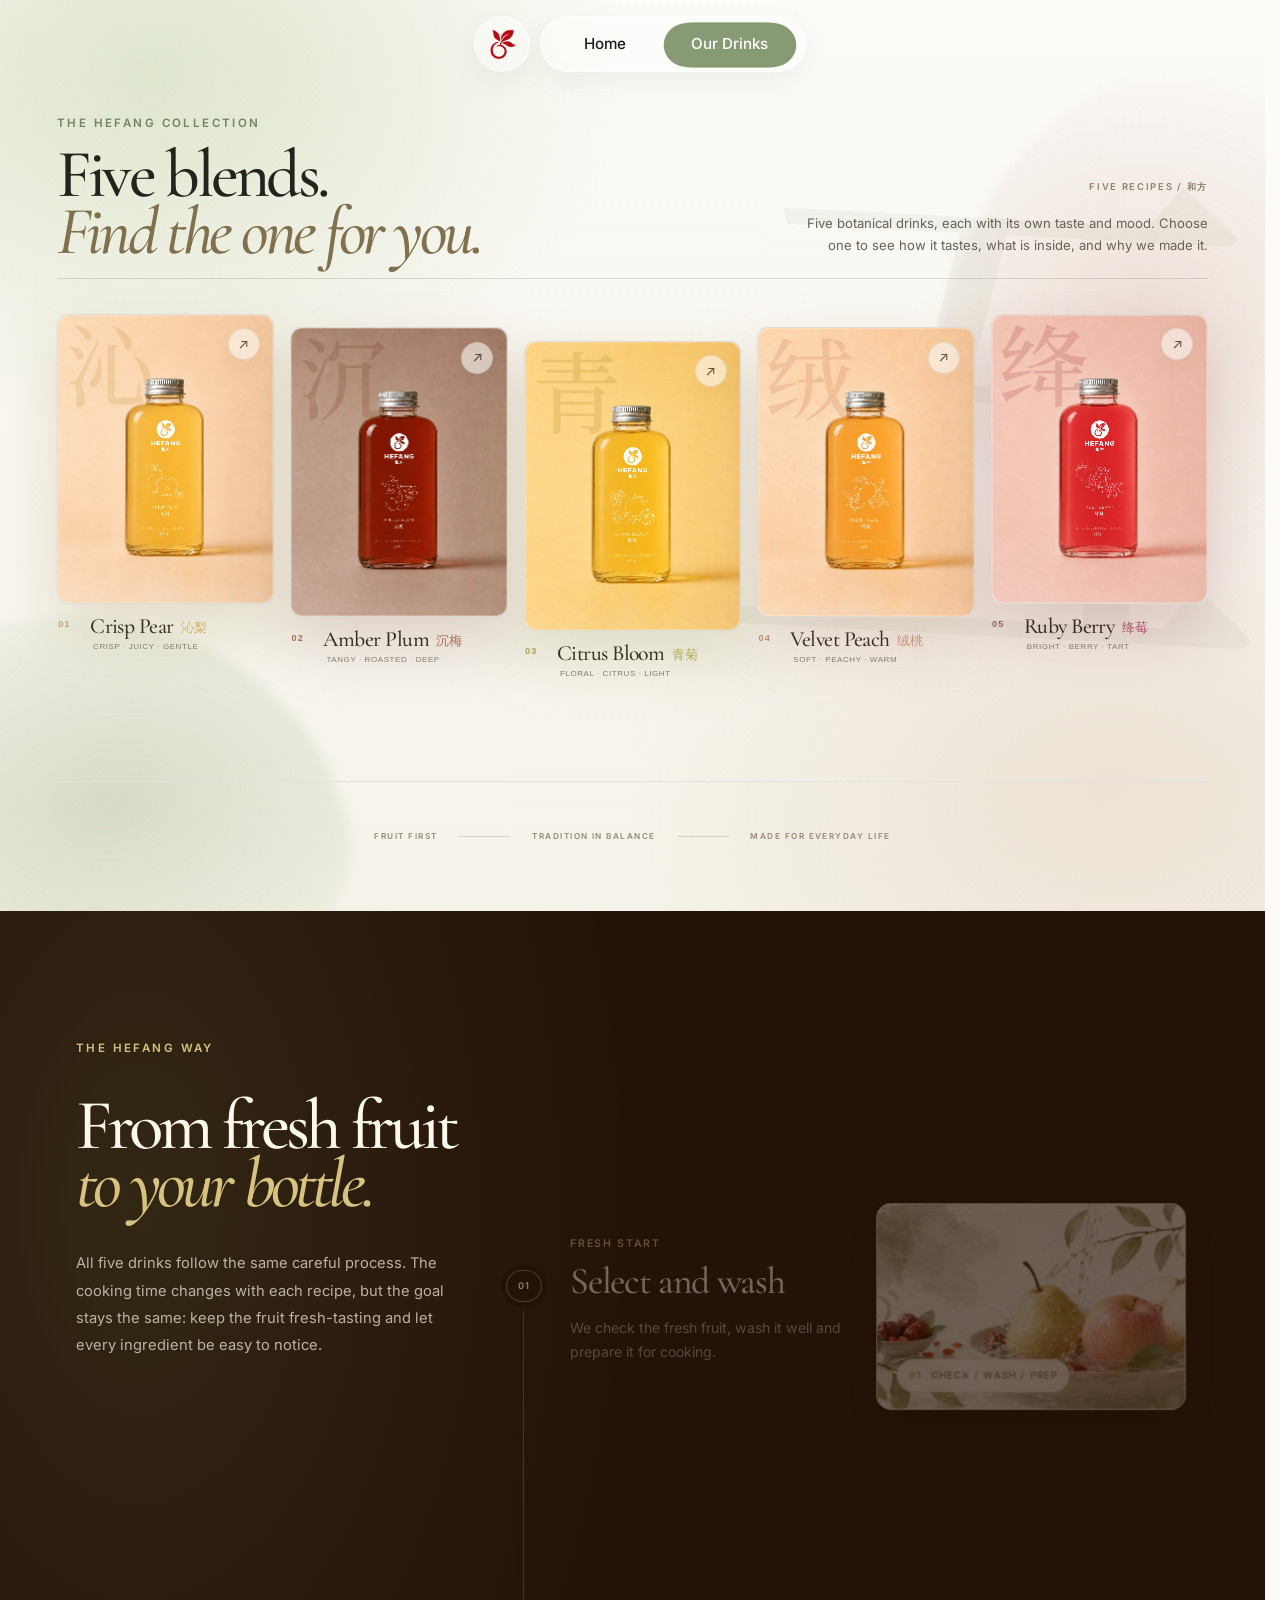
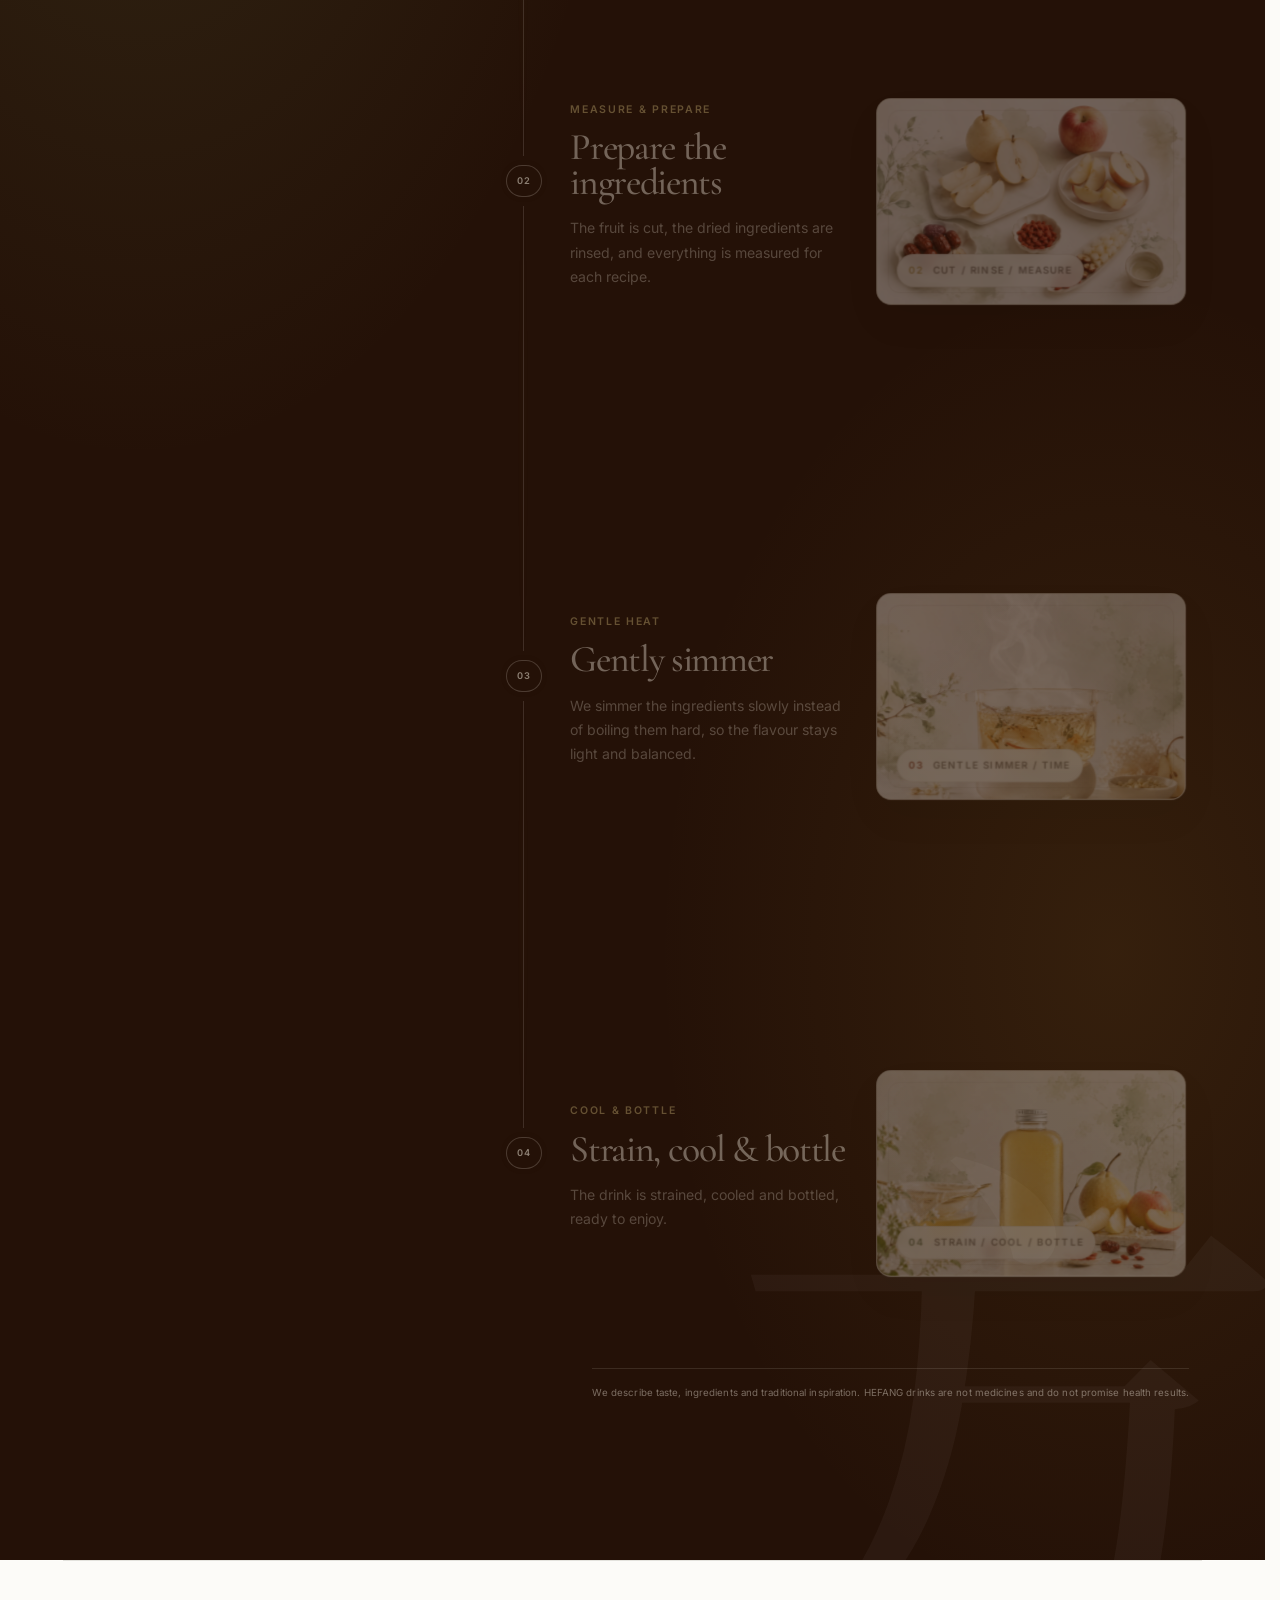
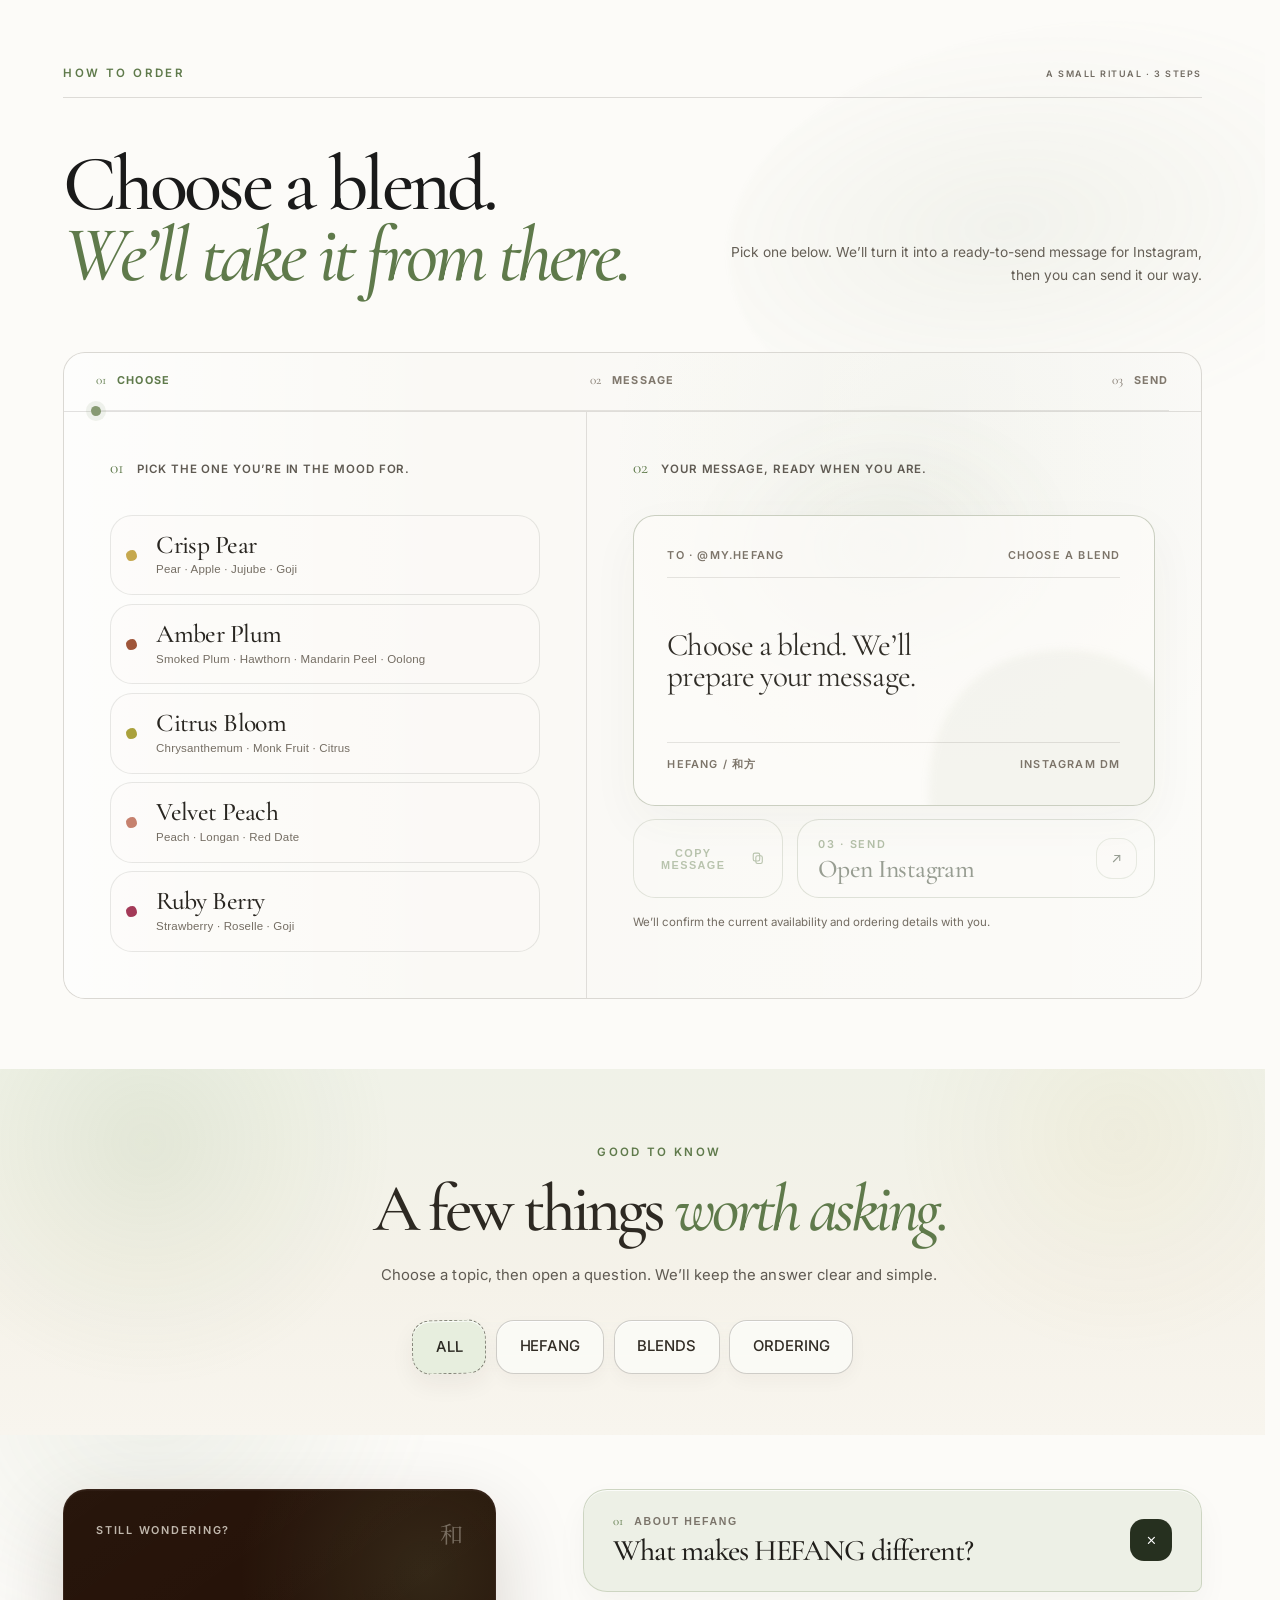
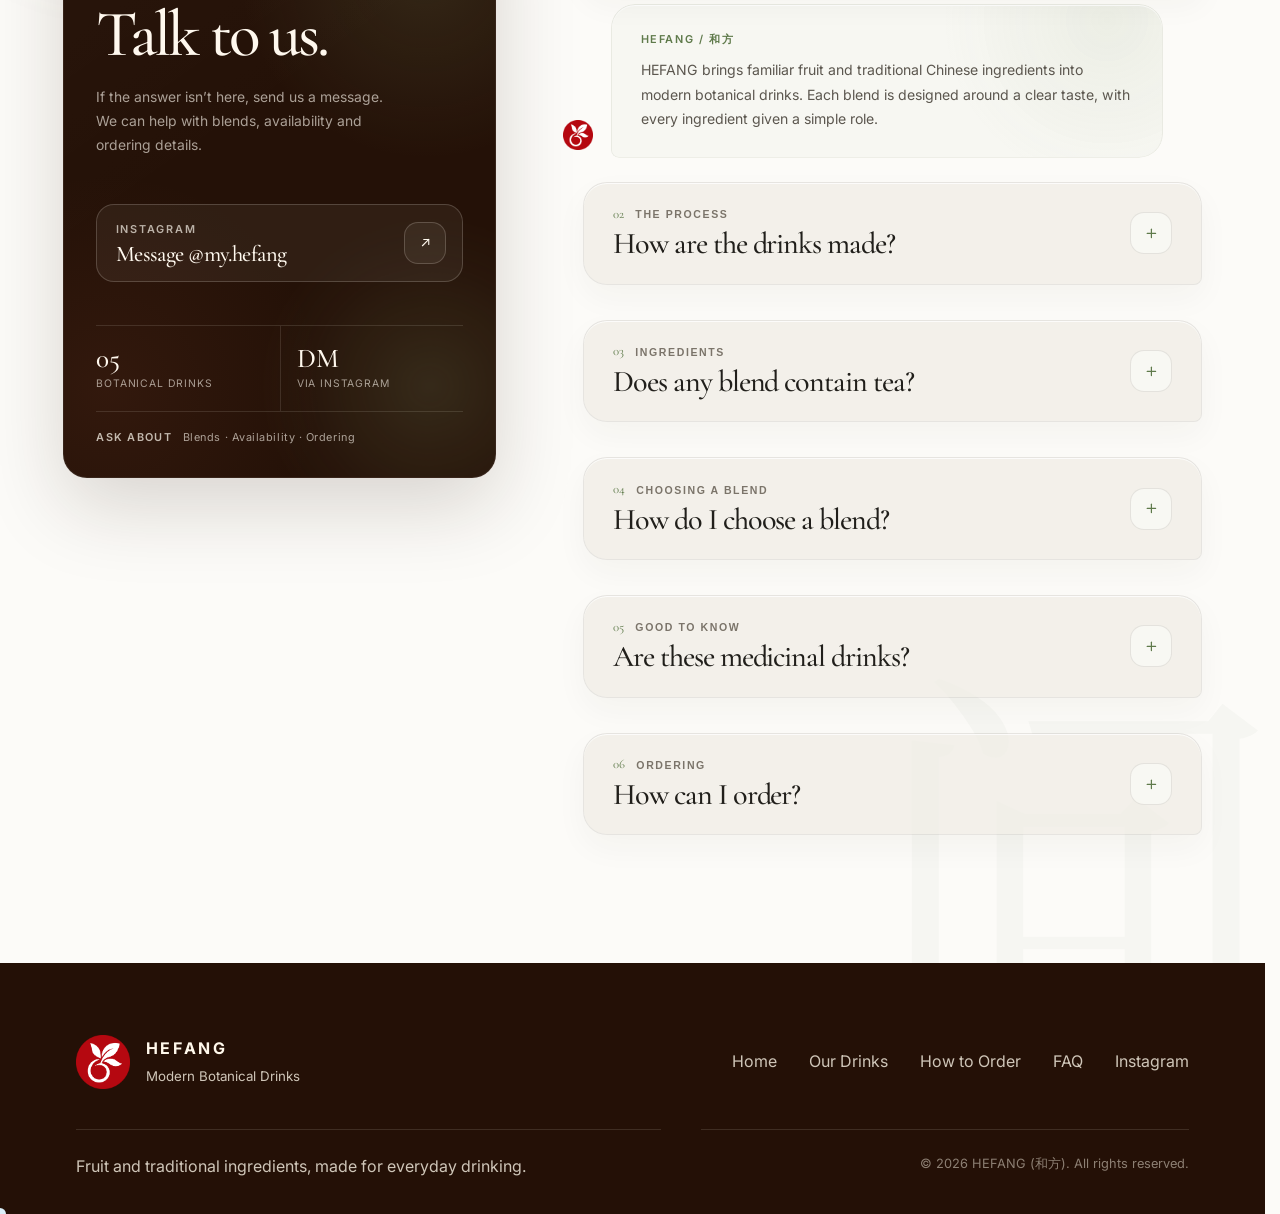
<file: drinks.html>
<!DOCTYPE html>
<html class="hefang-loader-active no-js" lang="en">
 <head>
  <meta charset="utf-8"/>
  <meta content="width=device-width, initial-scale=1, viewport-fit=cover" name="viewport"/>
  <title>
   HEFANG-drinks
  </title>
  <meta content="Explore five HEFANG botanical drinks, their taste profiles, ingredients and the thinking behind each blend." name="description"/>
  <meta content="images/ruby-berry-filled.webp" name="twitter:image"/>
  <meta content="Explore five HEFANG botanical drinks, their taste profiles, ingredients and the thinking behind each blend." name="twitter:description"/>
  <meta content="Our Drinks | HEFANG" name="twitter:title"/>
  <meta content="summary_large_image" name="twitter:card"/>
  <meta content="website" property="og:type"/>
  <meta content="images/ruby-berry-filled.webp" property="og:image"/>
  <meta content="Explore five HEFANG botanical drinks, their taste profiles, ingredients and the thinking behind each blend." property="og:description"/>
  <meta content="Our Drinks | HEFANG" property="og:title"/>
  <link href="images/Hefang-filled-logo.png" rel="apple-touch-icon"/>
  <link href="images/Hefang-filled-logo.png" rel="icon" type="image/png"/>
  <meta content="index, follow" name="robots"/>
  <meta content="#FCFBF8" name="theme-color"/>
  <link rel="preconnect" href="https://fonts.googleapis.com"/>
  <link rel="preconnect" href="https://fonts.gstatic.com" crossorigin/>
  <link rel="preconnect" href="https://cdnjs.cloudflare.com" crossorigin/>
  <link href="https://fonts.googleapis.com/css2?family=Cormorant+Garamond:wght@400;500;600&amp;family=Inter:wght@300;400;500;600&amp;display=swap" rel="stylesheet"/>
  <link href="https://fonts.googleapis.com/css2?family=Noto+Serif+SC:wght@400;500;600&amp;display=swap&amp;text=%E5%92%8C%E6%96%B9%E6%B2%81%E6%A2%A8%E6%B2%89%E6%A2%85%E9%9D%92%E8%8F%8A%E7%BB%92%E6%A1%83%E7%BB%9B%E8%8E%93%E4%BA%94" rel="stylesheet"/>
  <script>
   (function () {
        const storageKey = 'hefang:intro-target';
        const reduceMotion = window.matchMedia && window.matchMedia('(prefers-reduced-motion: reduce)').matches;
        let transitionTarget = '';

        try { transitionTarget = sessionStorage.getItem(storageKey) || ''; } catch {}
        const enteredViaTransition = transitionTarget === 'drinks' || window.name === 'hefang-intro:drinks';

        window.__hefangCurrentPage = 'drinks';
        window.__hefangPlayPageIntro = !reduceMotion;
        window.__hefangEnteredViaTransition = enteredViaTransition;
        window.__hefangPageReadyForReveal = false;
        document.documentElement.classList.toggle('hefang-page-intro', !reduceMotion);
        document.documentElement.classList.toggle('hefang-skip-page-intro', reduceMotion);
        document.documentElement.classList.toggle('hefang-transition-entry', enteredViaTransition);

        try { sessionStorage.removeItem(storageKey); } catch {}
        if (/^hefang-intro:(home|drinks)$/.test(window.name || '')) window.name = '';
   })();
  </script>
  <script defer src="https://cdnjs.cloudflare.com/ajax/libs/gsap/3.12.2/gsap.min.js">
  </script>
  <link href="style.css" rel="stylesheet"/>
  <link href="responsive.css" rel="stylesheet"/>
  <script>
   document.documentElement.classList.remove('no-js'); document.documentElement.classList.add('js');
  </script>
  <meta content="HEFANG" property="og:site_name"/>
  <meta content="en_MY" property="og:locale"/>
  <meta content="The five HEFANG botanical drink blends presented as a refined product collection." property="og:image:alt"/>
  <meta content="The five HEFANG botanical drink blends presented as a refined product collection." name="twitter:image:alt"/>
  <meta content="HEFANG" name="application-name"/>
 </head>
 <body class="drinks-page inner-page" data-page="drinks">
  <div class="page-transition-liquid">
  </div>
  <div class="hefang-loading-screen" id="hefangLoadingScreen" aria-hidden="true">
   <div class="hefang-loading-mark">
    <svg class="hefang-loading-logo" viewBox="0 0 1254 1254" xmlns="http://www.w3.org/2000/svg">
     <defs>
      <clipPath id="hefang-loading-logo-clip" clipPathUnits="userSpaceOnUse">
       <path fill-rule="evenodd" clip-rule="evenodd" d="M627,0C280.718,0,0,280.717,0,627s280.718,627,627,627,627-280.717,627-627S973.283,0,627,0ZM456.594,238.648c94.682,65.51,116.814,158.758,118.622,269.053.206,12.549-.005,25.046-1.057,37.517-71.25-34.598-153.224-66.162-187.673-143.528-30.714-68.979-18.224-151.655-61.086-216.175,46.031,7.352,92.875,26.62,131.193,53.133ZM427.629,1077.97c-187.228-84.863-209.1-338.951-49.198-463.227,48.516-37.707,112.8-62.304,174.757-48.531-.275,1.723-1.987,1.74-3.222,2.263-27.197,11.527-52.053,19.508-78.01,34.889-126.614,75.025-181.959,250.887-75.136,367.529,102.262,111.663,296.963,66.477,314.209-90.454,15.003-136.524-112.975-210.033-234.985-176.063-10.472,2.916-20.051,7.844-29.961,11.002-.995.317-3.191,1.456-3.787.209,25.566-27.118,61.782-47.575,98.719-54.145,8.295-1.476,16.722-1.856,24.959-3.525,16.406-60.576,45.059-118.915,81.311-169.968,45.344-63.857,110.73-128.56,182.971-160.731,11.694-5.207,24.05-8.857,35.635-14.32-114.281,7.71-205.31,97.989-258.926,192.679-3.242,5.725-6.071,12.916-9.575,18.369-.633.984.103,1.781-2.237,1.289-8.18-112.536,45.64-231.688,141.343-292.789,81.307-51.91,182.911-58.766,274.819-33.996.994,1.465-.488,8.808-.843,11.245-14.902,102.393-70.906,219.937-164.884,270.747-37.594,20.325-81.287,27.7-120.528,44.324-57.796,24.485-107.522,64.994-126.95,126.83-.548,1.744-2.683,7.072-1.011,8.069,88.115,8.296,158.568,71.081,177.217,157.501,43.45,201.354-167.441,342.049-346.688,260.803ZM1062.221,663.131c-34.815,45.423-105.541,67.042-160.841,60.929-79.999-8.844-127.974-66.577-197.363-94.378-25.775-10.327-38.779-9.576-65.422-11.522-1.486-.108-2.892.776-2.474-1.485,34.369-36.82,83.752-60.888,133.533-68.293,60.234-8.959,106.454,7.311,156.104,39.387,43.55,28.135,82.459,70.476,137.951,72.363.451,1.733-.719,1.997-1.487,2.999Z"/>
      </clipPath>
     </defs>
     <g clip-path="url(#hefang-loading-logo-clip)">
      <path class="hefang-loading-logo-body" id="hefangLoadingLogoBody"></path>
      <path class="hefang-loading-logo-back" id="hefangLoadingLogoBack"></path>
      <path class="hefang-loading-logo-front" id="hefangLoadingLogoFront"></path>
     </g>
    </svg>
   </div>
   <div class="hefang-loading-flood">
    <svg class="hefang-loading-flood-svg" viewBox="0 0 100 100" preserveAspectRatio="none" xmlns="http://www.w3.org/2000/svg">
     <path class="hefang-loading-flood-body" id="hefangLoadingFloodBody"></path>
     <path class="hefang-loading-flood-back" id="hefangLoadingFloodBack"></path>
     <path class="hefang-loading-flood-highlight" id="hefangLoadingFloodHighlight"></path>
     <path class="hefang-loading-flood-front" id="hefangLoadingFloodFront"></path>
    </svg>
   </div>
  </div>
  <script src="loading.js">
  </script>
  <section class="desktop-only-notice" aria-labelledby="desktop-notice-title">
   <div class="desktop-only-wash desktop-only-wash-a" aria-hidden="true"></div>
   <div class="desktop-only-wash desktop-only-wash-b" aria-hidden="true"></div>
   <div class="desktop-only-scene">
    <div class="desktop-only-laptop" aria-hidden="false">
     <div class="desktop-only-screen-shell">
      <div class="desktop-only-screen">
       <img class="desktop-only-logo" src="images/Hefang-filled-logo.png" alt="HEFANG" width="500" height="500"/>
       <div class="desktop-only-copy">
        <p class="desktop-only-title" id="desktop-notice-title">Designed for desktop.</p>
        <p>Please open HEFANG on a laptop or desktop for the intended experience.</p>
       </div>
      </div>
     </div>
     <div class="desktop-only-hinge" aria-hidden="true"></div>
     <div class="desktop-only-base" aria-hidden="true">
      <span class="desktop-only-trackpad"></span>
     </div>
    </div>
    <div class="desktop-only-mouse" aria-hidden="true">
     <span></span>
    </div>
   </div>
  </section>

  <a class="skip-link" href="#main-content">
   Skip to content
  </a>
  <svg aria-hidden="true" style="position:absolute;width:0;height:0">
   <filter height="200%" id="gooey-effect" width="200%" x="-50%" y="-50%">
    <fegaussianblur in="SourceGraphic" result="blur" stddeviation="8">
    </fegaussianblur>
    <fecolormatrix in="blur" mode="matrix" result="goo" values="1 0 0 0 0  0 1 0 0 0  0 0 1 0 0  0 0 0 18 -7">
    </fecolormatrix>
    <feblend in="SourceGraphic" in2="goo">
    </feblend>
   </filter>
  </svg>
  <div class="pill-nav-container">
   <nav aria-label="Primary" class="pill-nav">
    <a aria-label="HEFANG Home" class="nav-logo hover-target" href="index.html">
     <img alt="HEFANG" decoding="async" height="500" src="images/logo-icon.png" width="500"/>
    </a>
    <div class="pill-nav-items" id="gooey-menu-wrapper">
     <ul class="pill-list two-item-nav">
      <li>
       <a class="pill" href="index.html">
        Home
       </a>
      </li>
      <li>
       <a aria-current="page" class="pill active" href="drinks.html">
        Our Drinks
       </a>
      </li>
     </ul>
     <span aria-hidden="true" class="effect filter">
     </span>
    </div>
   </nav>
  </div>
  <main class="inner-main drinks-main" id="main-content">
   <section aria-labelledby="drinks-gallery-title" class="drinks-gallery-hero">
    <div aria-hidden="true" class="drinks-gallery-wash drinks-gallery-wash-a">
    </div>
    <div aria-hidden="true" class="drinks-gallery-wash drinks-gallery-wash-b">
    </div>
    <span aria-hidden="true" class="drinks-gallery-ghost" lang="zh-Hans">
     五
    </span>
    <div class="drinks-gallery-shell">
     <header class="drinks-gallery-heading" data-inner-reveal="">
      <div>
       <span class="section-kicker">
        THE HEFANG COLLECTION
       </span>
       <h1 id="drinks-gallery-title">
        Five blends.
        <br/>
        <em>
         Find the one for you.
        </em>
       </h1>
      </div>
      <div class="drinks-gallery-intro">
       <span>
        FIVE RECIPES / 和方
       </span>
       <p>
        Five botanical drinks, each with its own taste and mood. Choose one to see how it tastes, what is inside, and why we made it.
       </p>
      </div>
     </header>
     <div aria-label="Explore all HEFANG drinks" class="ritual-gallery">
      <article class="ritual-card" data-inner-reveal="" id="crisp-pear" style="--ritual-accent:var(--drink-crisp-accent);--ritual-soft:var(--drink-crisp-soft);--ritual-ink:var(--drink-crisp-ink)">
       <span aria-hidden="true" class="deep-link-anchor" id="crisp-pear-detail"></span>
       <figure class="watercolor-reveal ritual-card-portrait" data-back="images/crisp-pear-filled.webp" data-brush="0.105" data-decay="1.18" data-dialog-surface="crisp-pear-dialog" data-force="1.42" data-front="images/crisp-pear-plain.webp" data-reset="3000" data-resolution="0.50" data-strength="0.98" data-watercolor-lazy="" data-watercolor-reveal="">
        <img alt="Crisp Pear bottle portrait" class="watercolor-fallback" decoding="async" height="2048" loading="lazy" src="images/crisp-pear-plain.webp" width="1536"/>
        <canvas aria-hidden="true">
        </canvas>
        <div aria-hidden="true" class="watercolor-brush-cursor">
         <span>
         </span>
        </div>
        <span aria-hidden="true" class="ritual-card-glyph" lang="zh-Hans">
         沁
        </span>
        <span aria-hidden="true" class="ritual-card-open-mark"><svg class="hf-icon hf-icon--arrow" viewBox="0 0 24 24" aria-hidden="true"><path d="M7 17L17 7"></path><path d="M9 7h8v8"></path></svg></span>
        <figcaption>
         Crisp &middot; Juicy &middot; Gentle
        </figcaption>
       </figure>
       <button aria-controls="crisp-pear-dialog" aria-haspopup="dialog" class="ritual-card-caption hover-target" data-dialog-target="crisp-pear-dialog" type="button">
        <span class="ritual-card-number">
         01
        </span>
        <span class="ritual-card-name">
         <strong>
          Crisp Pear
         </strong>
         <small lang="zh-Hans">
          沁梨
         </small>
        </span>
        <i>
         Crisp &middot; Juicy &middot; Gentle
        </i>
       </button>
      </article>
      <article class="ritual-card" data-inner-reveal="" id="amber-plum" style="--ritual-accent:var(--drink-amber-accent);--ritual-soft:var(--drink-amber-soft);--ritual-ink:var(--drink-amber-ink)">
       <span aria-hidden="true" class="deep-link-anchor" id="amber-plum-detail"></span>
       <figure class="watercolor-reveal ritual-card-portrait" data-back="images/amber-plum-filled.webp" data-brush="0.105" data-decay="1.18" data-dialog-surface="amber-plum-dialog" data-force="1.42" data-front="images/amber-plum-plain.webp" data-reset="3000" data-resolution="0.50" data-strength="0.98" data-watercolor-lazy="" data-watercolor-reveal="">
        <img alt="Amber Plum bottle portrait" class="watercolor-fallback" decoding="async" height="2048" loading="lazy" src="images/amber-plum-plain.webp" width="1536"/>
        <canvas aria-hidden="true">
        </canvas>
        <div aria-hidden="true" class="watercolor-brush-cursor">
         <span>
         </span>
        </div>
        <span aria-hidden="true" class="ritual-card-glyph" lang="zh-Hans">
         沉
        </span>
        <span aria-hidden="true" class="ritual-card-open-mark"><svg class="hf-icon hf-icon--arrow" viewBox="0 0 24 24" aria-hidden="true"><path d="M7 17L17 7"></path><path d="M9 7h8v8"></path></svg></span>
        <figcaption>
         Tangy &middot; Roasted &middot; Deep
        </figcaption>
       </figure>
       <button aria-controls="amber-plum-dialog" aria-haspopup="dialog" class="ritual-card-caption hover-target" data-dialog-target="amber-plum-dialog" type="button">
        <span class="ritual-card-number">
         02
        </span>
        <span class="ritual-card-name">
         <strong>
          Amber Plum
         </strong>
         <small lang="zh-Hans">
          沉梅
         </small>
        </span>
        <i>
         Tangy &middot; Roasted &middot; Deep
        </i>
       </button>
      </article>
      <article class="ritual-card" data-inner-reveal="" id="citrus-bloom" style="--ritual-accent:var(--drink-citrus-accent);--ritual-soft:var(--drink-citrus-soft);--ritual-ink:var(--drink-citrus-ink)">
       <span aria-hidden="true" class="deep-link-anchor" id="citrus-bloom-detail"></span>
       <figure class="watercolor-reveal ritual-card-portrait" data-back="images/citrus-bloom-filled.webp" data-brush="0.105" data-decay="1.18" data-dialog-surface="citrus-bloom-dialog" data-force="1.42" data-front="images/citrus-bloom-plain.webp" data-reset="3000" data-resolution="0.50" data-strength="0.98" data-watercolor-lazy="" data-watercolor-reveal="">
        <img alt="Citrus Bloom bottle portrait" class="watercolor-fallback" decoding="async" height="2048" loading="lazy" src="images/citrus-bloom-plain.webp" width="1536"/>
        <canvas aria-hidden="true">
        </canvas>
        <div aria-hidden="true" class="watercolor-brush-cursor">
         <span>
         </span>
        </div>
        <span aria-hidden="true" class="ritual-card-glyph" lang="zh-Hans">
         青
        </span>
        <span aria-hidden="true" class="ritual-card-open-mark"><svg class="hf-icon hf-icon--arrow" viewBox="0 0 24 24" aria-hidden="true"><path d="M7 17L17 7"></path><path d="M9 7h8v8"></path></svg></span>
        <figcaption>
         Floral &middot; Citrus &middot; Light
        </figcaption>
       </figure>
       <button aria-controls="citrus-bloom-dialog" aria-haspopup="dialog" class="ritual-card-caption hover-target" data-dialog-target="citrus-bloom-dialog" type="button">
        <span class="ritual-card-number">
         03
        </span>
        <span class="ritual-card-name">
         <strong>
          Citrus Bloom
         </strong>
         <small lang="zh-Hans">
          青菊
         </small>
        </span>
        <i>
         Floral &middot; Citrus &middot; Light
        </i>
       </button>
      </article>
      <article class="ritual-card" data-inner-reveal="" id="velvet-peach" style="--ritual-accent:var(--drink-velvet-accent);--ritual-soft:var(--drink-velvet-soft);--ritual-ink:var(--drink-velvet-ink)">
       <span aria-hidden="true" class="deep-link-anchor" id="velvet-peach-detail"></span>
       <figure class="watercolor-reveal ritual-card-portrait" data-back="images/velvet-peach-filled.webp" data-brush="0.105" data-decay="1.18" data-dialog-surface="velvet-peach-dialog" data-force="1.42" data-front="images/velvet-peach-plain.webp" data-reset="3000" data-resolution="0.50" data-strength="0.98" data-watercolor-lazy="" data-watercolor-reveal="">
        <img alt="Velvet Peach bottle portrait" class="watercolor-fallback" decoding="async" height="2048" loading="lazy" src="images/velvet-peach-plain.webp" width="1536"/>
        <canvas aria-hidden="true">
        </canvas>
        <div aria-hidden="true" class="watercolor-brush-cursor">
         <span>
         </span>
        </div>
        <span aria-hidden="true" class="ritual-card-glyph" lang="zh-Hans">
         绒
        </span>
        <span aria-hidden="true" class="ritual-card-open-mark"><svg class="hf-icon hf-icon--arrow" viewBox="0 0 24 24" aria-hidden="true"><path d="M7 17L17 7"></path><path d="M9 7h8v8"></path></svg></span>
        <figcaption>
         Soft &middot; Peachy &middot; Warm
        </figcaption>
       </figure>
       <button aria-controls="velvet-peach-dialog" aria-haspopup="dialog" class="ritual-card-caption hover-target" data-dialog-target="velvet-peach-dialog" type="button">
        <span class="ritual-card-number">
         04
        </span>
        <span class="ritual-card-name">
         <strong>
          Velvet Peach
         </strong>
         <small lang="zh-Hans">
          绒桃
         </small>
        </span>
        <i>
         Soft &middot; Peachy &middot; Warm
        </i>
       </button>
      </article>
      <article class="ritual-card" data-inner-reveal="" id="ruby-berry" style="--ritual-accent:var(--drink-ruby-accent);--ritual-soft:var(--drink-ruby-soft);--ritual-ink:var(--drink-ruby-ink)">
       <span aria-hidden="true" class="deep-link-anchor" id="ruby-berry-detail"></span>
       <figure class="watercolor-reveal ritual-card-portrait" data-back="images/ruby-berry-filled.webp" data-brush="0.105" data-decay="1.18" data-dialog-surface="ruby-berry-dialog" data-force="1.42" data-front="images/ruby-berry-plain.webp" data-reset="3000" data-resolution="0.50" data-strength="0.98" data-watercolor-lazy="" data-watercolor-reveal="">
        <img alt="Ruby Berry bottle portrait" class="watercolor-fallback" decoding="async" height="2048" loading="lazy" src="images/ruby-berry-plain.webp" width="1536"/>
        <canvas aria-hidden="true">
        </canvas>
        <div aria-hidden="true" class="watercolor-brush-cursor">
         <span>
         </span>
        </div>
        <span aria-hidden="true" class="ritual-card-glyph" lang="zh-Hans">
         绛
        </span>
        <span aria-hidden="true" class="ritual-card-open-mark"><svg class="hf-icon hf-icon--arrow" viewBox="0 0 24 24" aria-hidden="true"><path d="M7 17L17 7"></path><path d="M9 7h8v8"></path></svg></span>
        <figcaption>
         Bright &middot; Berry &middot; Tart
        </figcaption>
       </figure>
       <button aria-controls="ruby-berry-dialog" aria-haspopup="dialog" class="ritual-card-caption hover-target" data-dialog-target="ruby-berry-dialog" type="button">
        <span class="ritual-card-number">
         05
        </span>
        <span class="ritual-card-name">
         <strong>
          Ruby Berry
         </strong>
         <small lang="zh-Hans">
          绛莓
         </small>
        </span>
        <i>
         Bright &middot; Berry &middot; Tart
        </i>
       </button>
      </article>
     </div>
     <footer aria-hidden="true" class="drinks-gallery-footer">
      <span>
       FRUIT FIRST
      </span>
      <i>
      </i>
      <span>
       TRADITION IN BALANCE
      </span>
      <i>
      </i>
      <span>
       MADE FOR EVERYDAY LIFE
      </span>
     </footer>
    </div>
   </section>
   <div class="blend-dialogs">
    <dialog aria-labelledby="crisp-pear-dialog-title" class="blend-dialog" id="crisp-pear-dialog">
     <div class="blend-dialog-backdrop" data-dialog-close="">
     </div>
     <div class="blend-dialog-panel">
      <button aria-label="Close Crisp Pear details" class="blend-dialog-close hover-target" data-dialog-close="" type="button"><span class="blend-dialog-close-icon" aria-hidden="true"><svg class="hf-icon hf-icon--close" viewBox="0 0 24 24" aria-hidden="true"><path d="M7 7l10 10"></path><path d="M17 7L7 17"></path></svg></span></button>
      <header class="blend-dialog-header">
       <div>
        <span>
         01 / 05 &middot; FULL DETAILS
        </span>
        <h2 id="crisp-pear-dialog-title">
         Crisp Pear
         <small lang="zh-Hans">
          沁梨
         </small>
        </h2>
       </div>
       <p>
        Crisp &middot; Juicy &middot; Gentle
       </p>
      </header>
      <div class="blend-dialog-scroll">
       <dl aria-label="Quick facts" class="blend-quick-facts">
        <div class="blend-quick-fact">
         <dt>
          Taste
         </dt>
         <dd>
          Crisp &middot; Juicy &middot; Gentle
         </dd>
        </div>
        <div class="blend-quick-fact">
         <dt>
          Key ingredients
         </dt>
         <dd>
          Pear &middot; Apple &middot; Jujube &middot; Goji
         </dd>
        </div>
        <div class="blend-quick-fact">
         <dt>
          Tea leaves
         </dt>
         <dd>
          None in the recipe
         </dd>
        </div>
       </dl>
       <div class="blend-story-grid blend-dialog-stories">
        <article>
         <span>
          WHY THESE INGREDIENTS
         </span>
         <h3>
          Fresh, with a soft finish.
         </h3>
         <p>
          Pear tastes fresh and light. Apple makes the drink rounder and a little sweeter. Jujube adds warmth, while goji gives a soft fruit-and-herb finish.
         </p>
        </article>
        <article>
         <span>
          HOW IT TASTES
         </span>
         <h3>
          Fresh first, warm at the end.
         </h3>
         <p>
          It starts crisp and juicy. The sweetness is light, and the finish is soft with a little dried-fruit warmth.
         </p>
        </article>
        <article>
         <span>
          WHERE THE IDEA COMES FROM
         </span>
         <h3>
          A familiar homemade drink, made brighter.
         </h3>
         <p>
          Pear, jujube and goji are often used in homemade drinks. We keep that familiar feeling, then make it brighter with apple and fresh pear.
         </p>
        </article>
       </div>
       <div class="ingredient-ledger blend-dialog-ledger">
        <article>
         <span>
          01
         </span>
         <div>
          <h4>
           Pear
          </h4>
          <p>
           Gives the drink its light, clean and juicy taste.
          </p>
         </div>
        </article>
        <article>
         <span>
          02
         </span>
         <div>
          <h4>
           Apple
          </h4>
          <p>
           Adds gentle sweetness and a fuller fruit taste.
          </p>
         </div>
        </article>
        <article>
         <span>
          03
         </span>
         <div>
          <h4>
           Jujube
          </h4>
          <p>
           Brings a soft dried-fruit sweetness and a warm finish.
          </p>
         </div>
        </article>
        <article>
         <span>
          04
         </span>
         <div>
          <h4>
           Goji
          </h4>
          <p>
           Adds a mild fruit-and-herb note at the end.
          </p>
         </div>
        </article>
       </div>
       <div class="blend-dialog-note">
        <span>
         THE HEFANG WAY
        </span>
        <p>
         All five blends follow the same careful four-step process. The full process is shown below.
        </p>
       </div>
       <aside aria-label="Order enquiry for Crisp Pear" class="blend-dialog-order">
        <div class="blend-dialog-order-copy">
         <span>
          FOUND YOUR BLEND?
         </span>
         <h3>
          Interested in Crisp Pear?
         </h3>
         <p>
          Continue to the ordering ritual below. We’ll prepare the Instagram message with Crisp Pear selected.
         </p>
        </div>
        <a aria-label="Start an order with Crisp Pear" class="blend-dialog-order-link hover-target" href="#order" data-order-start="Crisp Pear">
         <span>
          Start with this blend
         </span>
         <span aria-hidden="true" class="blend-dialog-order-icon"><svg class="hf-icon hf-icon--arrow" viewBox="0 0 24 24" aria-hidden="true"><path d="M7 17L17 7"></path><path d="M9 7h8v8"></path></svg></span>
        </a>
       </aside>
      </div>
     </div>
    </dialog>
    <dialog aria-labelledby="amber-plum-dialog-title" class="blend-dialog" id="amber-plum-dialog">
     <div class="blend-dialog-backdrop" data-dialog-close="">
     </div>
     <div class="blend-dialog-panel">
      <button aria-label="Close Amber Plum details" class="blend-dialog-close hover-target" data-dialog-close="" type="button"><span class="blend-dialog-close-icon" aria-hidden="true"><svg class="hf-icon hf-icon--close" viewBox="0 0 24 24" aria-hidden="true"><path d="M7 7l10 10"></path><path d="M17 7L7 17"></path></svg></span></button>
      <header class="blend-dialog-header">
       <div>
        <span>
         02 / 05 &middot; FULL DETAILS
        </span>
        <h2 id="amber-plum-dialog-title">
         Amber Plum
         <small lang="zh-Hans">
          沉梅
         </small>
        </h2>
       </div>
       <p>
        Tangy &middot; Roasted &middot; Deep
       </p>
      </header>
      <div class="blend-dialog-scroll">
       <dl aria-label="Quick facts" class="blend-quick-facts">
        <div class="blend-quick-fact">
         <dt>
          Taste
         </dt>
         <dd>
          Tangy &middot; Roasted &middot; Deep
         </dd>
        </div>
        <div class="blend-quick-fact">
         <dt>
          Key ingredients
         </dt>
         <dd>
          Smoked Plum &middot; Hawthorn &middot; Mandarin Peel &middot; Oolong
         </dd>
        </div>
        <div class="blend-quick-fact">
         <dt>
          Tea leaves
         </dt>
         <dd>
          Oolong
         </dd>
        </div>
       </dl>
       <div class="blend-story-grid blend-dialog-stories">
        <article>
         <span>
          WHY THESE INGREDIENTS
         </span>
         <h3>
          Tangy, with a roasted finish.
         </h3>
         <p>
          Smoked plum and hawthorn bring the deep, tangy taste. Mandarin peel adds a fresh citrus aroma and light bitterness. Oolong gives the drink a warm roasted finish.
         </p>
        </article>
        <article>
         <span>
          HOW IT TASTES
         </span>
         <h3>
          Bold, but not heavy.
         </h3>
         <p>
          It starts tangy, then moves into citrus and roasted tea. The finish is dry and slightly smoky, with less sweetness than the other blends.
         </p>
        </article>
        <article>
         <span>
          WHERE THE IDEA COMES FROM
         </span>
         <h3>
          Inspired by traditional smoked-plum drinks.
         </h3>
         <p>
          We keep the familiar depth of smoked-plum drinks, then make it lighter and more balanced with hawthorn, mandarin peel and oolong.
         </p>
        </article>
       </div>
       <div class="ingredient-ledger blend-dialog-ledger">
        <article>
         <span>
          01
         </span>
         <div>
          <h4>
           Smoked Plum
          </h4>
          <p>
           Creates the deep, tangy and lightly smoky flavour at the centre of the drink.
          </p>
         </div>
        </article>
        <article>
         <span>
          02
         </span>
         <div>
          <h4>
           Hawthorn
          </h4>
          <p>
           Adds a lively red-fruit sourness.
          </p>
         </div>
        </article>
        <article>
         <span>
          03
         </span>
         <div>
          <h4>
           Mandarin Peel
          </h4>
          <p>
           Gives a fresh citrus aroma and a light bitter note.
          </p>
         </div>
        </article>
        <article>
         <span>
          04
         </span>
         <div>
          <h4>
           Oolong
          </h4>
          <p>
           Adds roasted tea notes and keeps the finish clean.
          </p>
         </div>
        </article>
       </div>
       <div class="blend-dialog-note">
        <span>
         THE HEFANG WAY
        </span>
        <p>
         All five blends follow the same careful four-step process. The full process is shown below.
        </p>
       </div>
       <aside aria-label="Order enquiry for Amber Plum" class="blend-dialog-order">
        <div class="blend-dialog-order-copy">
         <span>
          FOUND YOUR BLEND?
         </span>
         <h3>
          Interested in Amber Plum?
         </h3>
         <p>
          Continue to the ordering ritual below. We’ll prepare the Instagram message with Amber Plum selected.
         </p>
        </div>
        <a aria-label="Start an order with Amber Plum" class="blend-dialog-order-link hover-target" href="#order" data-order-start="Amber Plum">
         <span>
          Start with this blend
         </span>
         <span aria-hidden="true" class="blend-dialog-order-icon"><svg class="hf-icon hf-icon--arrow" viewBox="0 0 24 24" aria-hidden="true"><path d="M7 17L17 7"></path><path d="M9 7h8v8"></path></svg></span>
        </a>
       </aside>
      </div>
     </div>
    </dialog>
    <dialog aria-labelledby="citrus-bloom-dialog-title" class="blend-dialog" id="citrus-bloom-dialog">
     <div class="blend-dialog-backdrop" data-dialog-close="">
     </div>
     <div class="blend-dialog-panel">
      <button aria-label="Close Citrus Bloom details" class="blend-dialog-close hover-target" data-dialog-close="" type="button"><span class="blend-dialog-close-icon" aria-hidden="true"><svg class="hf-icon hf-icon--close" viewBox="0 0 24 24" aria-hidden="true"><path d="M7 7l10 10"></path><path d="M17 7L7 17"></path></svg></span></button>
      <header class="blend-dialog-header">
       <div>
        <span>
         03 / 05 &middot; FULL DETAILS
        </span>
        <h2 id="citrus-bloom-dialog-title">
         Citrus Bloom
         <small lang="zh-Hans">
          青菊
         </small>
        </h2>
       </div>
       <p>
        Floral &middot; Citrus &middot; Light
       </p>
      </header>
      <div class="blend-dialog-scroll">
       <dl aria-label="Quick facts" class="blend-quick-facts">
        <div class="blend-quick-fact">
         <dt>
          Taste
         </dt>
         <dd>
          Floral &middot; Citrus &middot; Light
         </dd>
        </div>
        <div class="blend-quick-fact">
         <dt>
          Key ingredients
         </dt>
         <dd>
          Chrysanthemum &middot; Monk Fruit &middot; Citrus
         </dd>
        </div>
        <div class="blend-quick-fact">
         <dt>
          Tea leaves
         </dt>
         <dd>
          None in the recipe
         </dd>
        </div>
       </dl>
       <div class="blend-story-grid blend-dialog-stories">
        <article>
         <span>
          WHY THESE INGREDIENTS
         </span>
         <h3>
          Lightly floral, never too strong.
         </h3>
         <p>
          Chrysanthemum brings a light floral aroma. Monk fruit adds gentle sweetness, while citrus makes the drink bright, juicy and fresh.
         </p>
        </article>
        <article>
         <span>
          HOW IT TASTES
         </span>
         <h3>
          Light, fresh and fragrant.
         </h3>
         <p>
          Light flowers and fresh citrus come first. It tastes bright and gently sweet, then finishes clean and slightly dry.
         </p>
        </article>
        <article>
         <span>
          WHERE THE IDEA COMES FROM
         </span>
         <h3>
          A familiar chrysanthemum drink, made fresher.
         </h3>
         <p>
          Chrysanthemum tea is a familiar everyday drink. We pair it with citrus to make it fresher, juicier and easy to enjoy cold.
         </p>
        </article>
       </div>
       <div class="ingredient-ledger blend-dialog-ledger">
        <article>
         <span>
          01
         </span>
         <div>
          <h4>
           Chrysanthemum
          </h4>
          <p>
           Gives the drink a light floral aroma and calm tea-like taste.
          </p>
         </div>
        </article>
        <article>
         <span>
          02
         </span>
         <div>
          <h4>
           Monk Fruit
          </h4>
          <p>
           Adds gentle sweetness without covering the floral and citrus notes.
          </p>
         </div>
        </article>
        <article>
         <span>
          03
         </span>
         <div>
          <h4>
           Citrus
          </h4>
          <p>
           Brings juicy brightness, fresh peel notes and a clean finish.
          </p>
         </div>
        </article>
       </div>
       <div class="blend-dialog-note">
        <span>
         THE HEFANG WAY
        </span>
        <p>
         All five blends follow the same careful four-step process. The full process is shown below.
        </p>
       </div>
       <aside aria-label="Order enquiry for Citrus Bloom" class="blend-dialog-order">
        <div class="blend-dialog-order-copy">
         <span>
          FOUND YOUR BLEND?
         </span>
         <h3>
          Interested in Citrus Bloom?
         </h3>
         <p>
          Continue to the ordering ritual below. We’ll prepare the Instagram message with Citrus Bloom selected.
         </p>
        </div>
        <a aria-label="Start an order with Citrus Bloom" class="blend-dialog-order-link hover-target" href="#order" data-order-start="Citrus Bloom">
         <span>
          Start with this blend
         </span>
         <span aria-hidden="true" class="blend-dialog-order-icon"><svg class="hf-icon hf-icon--arrow" viewBox="0 0 24 24" aria-hidden="true"><path d="M7 17L17 7"></path><path d="M9 7h8v8"></path></svg></span>
        </a>
       </aside>
      </div>
     </div>
    </dialog>
    <dialog aria-labelledby="velvet-peach-dialog-title" class="blend-dialog" id="velvet-peach-dialog">
     <div class="blend-dialog-backdrop" data-dialog-close="">
     </div>
     <div class="blend-dialog-panel">
      <button aria-label="Close Velvet Peach details" class="blend-dialog-close hover-target" data-dialog-close="" type="button"><span class="blend-dialog-close-icon" aria-hidden="true"><svg class="hf-icon hf-icon--close" viewBox="0 0 24 24" aria-hidden="true"><path d="M7 7l10 10"></path><path d="M17 7L7 17"></path></svg></span></button>
      <header class="blend-dialog-header">
       <div>
        <span>
         04 / 05 &middot; FULL DETAILS
        </span>
        <h2 id="velvet-peach-dialog-title">
         Velvet Peach
         <small lang="zh-Hans">
          绒桃
         </small>
        </h2>
       </div>
       <p>
        Soft &middot; Peachy &middot; Warm
       </p>
      </header>
      <div class="blend-dialog-scroll">
       <dl aria-label="Quick facts" class="blend-quick-facts">
        <div class="blend-quick-fact">
         <dt>
          Taste
         </dt>
         <dd>
          Soft &middot; Peachy &middot; Warm
         </dd>
        </div>
        <div class="blend-quick-fact">
         <dt>
          Key ingredients
         </dt>
         <dd>
          Peach &middot; Longan &middot; Red Date
         </dd>
        </div>
        <div class="blend-quick-fact">
         <dt>
          Tea leaves
         </dt>
         <dd>
          None in the recipe
         </dd>
        </div>
       </dl>
       <div class="blend-story-grid blend-dialog-stories">
        <article>
         <span>
          WHY THESE INGREDIENTS
         </span>
         <h3>
          Soft, warm and fruity.
         </h3>
         <p>
          Peach gives the first soft, fruity aroma. Longan adds a honey-like sweetness. Red date brings depth and keeps the peach from tasting too sweet.
         </p>
        </article>
        <article>
         <span>
          HOW IT TASTES
         </span>
         <h3>
          Smooth and comforting.
         </h3>
         <p>
          Soft peach comes first, followed by warm dried-fruit notes. The finish is smooth, sweet and comforting.
         </p>
        </article>
        <article>
         <span>
          WHERE THE IDEA COMES FROM
         </span>
         <h3>
          Inspired by warm homemade fruit drinks.
         </h3>
         <p>
          Longan and red date are often used in warm homemade drinks. Fresh peach makes the idea lighter and easy to enjoy chilled.
         </p>
        </article>
       </div>
       <div class="ingredient-ledger blend-dialog-ledger">
        <article>
         <span>
          01
         </span>
         <div>
          <h4>
           Peach
          </h4>
          <p>
           Gives the drink its soft aroma and juicy fruit taste.
          </p>
         </div>
        </article>
        <article>
         <span>
          02
         </span>
         <div>
          <h4>
           Longan
          </h4>
          <p>
           Adds a honey-like sweetness and warm dried-fruit flavour.
          </p>
         </div>
        </article>
        <article>
         <span>
          03
         </span>
         <div>
          <h4>
           Red Date
          </h4>
          <p>
           Makes the finish deeper and keeps the sweetness balanced.
          </p>
         </div>
        </article>
       </div>
       <div class="blend-dialog-note">
        <span>
         THE HEFANG WAY
        </span>
        <p>
         All five blends follow the same careful four-step process. The full process is shown below.
        </p>
       </div>
       <aside aria-label="Order enquiry for Velvet Peach" class="blend-dialog-order">
        <div class="blend-dialog-order-copy">
         <span>
          FOUND YOUR BLEND?
         </span>
         <h3>
          Interested in Velvet Peach?
         </h3>
         <p>
          Continue to the ordering ritual below. We’ll prepare the Instagram message with Velvet Peach selected.
         </p>
        </div>
        <a aria-label="Start an order with Velvet Peach" class="blend-dialog-order-link hover-target" href="#order" data-order-start="Velvet Peach">
         <span>
          Start with this blend
         </span>
         <span aria-hidden="true" class="blend-dialog-order-icon"><svg class="hf-icon hf-icon--arrow" viewBox="0 0 24 24" aria-hidden="true"><path d="M7 17L17 7"></path><path d="M9 7h8v8"></path></svg></span>
        </a>
       </aside>
      </div>
     </div>
    </dialog>
    <dialog aria-labelledby="ruby-berry-dialog-title" class="blend-dialog" id="ruby-berry-dialog">
     <div class="blend-dialog-backdrop" data-dialog-close="">
     </div>
     <div class="blend-dialog-panel">
      <button aria-label="Close Ruby Berry details" class="blend-dialog-close hover-target" data-dialog-close="" type="button"><span class="blend-dialog-close-icon" aria-hidden="true"><svg class="hf-icon hf-icon--close" viewBox="0 0 24 24" aria-hidden="true"><path d="M7 7l10 10"></path><path d="M17 7L7 17"></path></svg></span></button>
      <header class="blend-dialog-header">
       <div>
        <span>
         05 / 05 &middot; FULL DETAILS
        </span>
        <h2 id="ruby-berry-dialog-title">
         Ruby Berry
         <small lang="zh-Hans">
          绛莓
         </small>
        </h2>
       </div>
       <p>
        Bright &middot; Berry &middot; Tart
       </p>
      </header>
      <div class="blend-dialog-scroll">
       <dl aria-label="Quick facts" class="blend-quick-facts">
        <div class="blend-quick-fact">
         <dt>
          Taste
         </dt>
         <dd>
          Bright &middot; Berry &middot; Tart
         </dd>
        </div>
        <div class="blend-quick-fact">
         <dt>
          Key ingredients
         </dt>
         <dd>
          Strawberry &middot; Roselle &middot; Goji
         </dd>
        </div>
        <div class="blend-quick-fact">
         <dt>
          Tea leaves
         </dt>
         <dd>
          None in the recipe
         </dd>
        </div>
       </dl>
       <div class="blend-story-grid blend-dialog-stories">
        <article>
         <span>
          WHY THESE INGREDIENTS
         </span>
         <h3>
          Bright and fruity, not too sweet.
         </h3>
         <p>
          Strawberry brings familiar berry sweetness. Roselle gives the drink its vivid colour and lively tartness, while goji adds a soft fruit-and-herb finish.
         </p>
        </article>
        <article>
         <span>
          HOW IT TASTES
         </span>
         <h3>
          Juicy, bright and tart.
         </h3>
         <p>
          It starts bright and tart, then becomes fuller and fruitier. The finish is clean with a light goji note.
         </p>
        </article>
        <article>
         <span>
          WHERE THE IDEA COMES FROM
         </span>
         <h3>
          A traditional roselle drink with fresh strawberry.
         </h3>
         <p>
          Roselle is often used in tart herbal drinks. We pair it with strawberry and goji to make the flavour juicier, friendlier and more modern.
         </p>
        </article>
       </div>
       <div class="ingredient-ledger blend-dialog-ledger">
        <article>
         <span>
          01
         </span>
         <div>
          <h4>
           Strawberry
          </h4>
          <p>
           Brings a ripe berry aroma and soft sweetness.
          </p>
         </div>
        </article>
        <article>
         <span>
          02
         </span>
         <div>
          <h4>
           Roselle
          </h4>
          <p>
           Gives the drink its ruby colour and lively tartness.
          </p>
         </div>
        </article>
        <article>
         <span>
          03
         </span>
         <div>
          <h4>
           Goji
          </h4>
          <p>
           Adds a mild traditional fruit-and-herb note.
          </p>
         </div>
        </article>
       </div>
       <div class="blend-dialog-note">
        <span>
         THE HEFANG WAY
        </span>
        <p>
         All five blends follow the same careful four-step process. The full process is shown below.
        </p>
       </div>
       <aside aria-label="Order enquiry for Ruby Berry" class="blend-dialog-order">
        <div class="blend-dialog-order-copy">
         <span>
          FOUND YOUR BLEND?
         </span>
         <h3>
          Interested in Ruby Berry?
         </h3>
         <p>
          Continue to the ordering ritual below. We’ll prepare the Instagram message with Ruby Berry selected.
         </p>
        </div>
        <a aria-label="Start an order with Ruby Berry" class="blend-dialog-order-link hover-target" href="#order" data-order-start="Ruby Berry">
         <span>
          Start with this blend
         </span>
         <span aria-hidden="true" class="blend-dialog-order-icon"><svg class="hf-icon hf-icon--arrow" viewBox="0 0 24 24" aria-hidden="true"><path d="M7 17L17 7"></path><path d="M9 7h8v8"></path></svg></span>
        </a>
       </aside>
      </div>
     </div>
    </dialog>
   </div>
   <section class="hefang-process" data-inner-reveal="" id="process">
    <div class="hefang-process-shell">
     <header class="process-intro">
      <span class="section-kicker">
       THE HEFANG WAY
      </span>
      <h2>
       From fresh fruit
       <br/>
       <em>
        to your bottle.
       </em>
      </h2>
      <p>
       All five drinks follow the same careful process. The cooking time changes with each recipe, but the goal stays the same: keep the fruit fresh-tasting and let every ingredient be easy to notice.
      </p>
     </header>
     <div class="process-journey" data-process-timeline="">
      <div aria-hidden="true" class="process-timeline-rail">
       <span class="process-timeline-segment" data-process-segment><i></i></span>
       <span class="process-timeline-segment" data-process-segment><i></i></span>
       <span class="process-timeline-segment" data-process-segment><i></i></span>
      </div>
      <ol class="process-flow">
       <li class="process-step" data-process-step="">
        <span aria-hidden="true" class="process-step-node">
         <i></i>
         <b>01</b>
        </span>
        <div class="process-step-copy">
         <span>FRESH START</span>
         <h3>Select and wash</h3>
         <p>We check the fresh fruit, wash it well and prepare it for cooking.</p>
        </div>
        <figure aria-hidden="true" class="process-card process-card--wash" style="--process-accent:#A8B88C;--process-wash:rgba(168,184,140,0.24)">
         <img class="process-card-image" src="images/hefang-process-step-1.webp" alt="" width="1536" height="1024" loading="lazy" decoding="async"/>
         <figcaption><span>01</span> CHECK / WASH / PREP</figcaption>
        </figure>
       </li>
       <li class="process-step" data-process-step="">
        <span aria-hidden="true" class="process-step-node">
         <i></i>
         <b>02</b>
        </span>
        <div class="process-step-copy">
         <span>MEASURE &amp; PREPARE</span>
         <h3>Prepare the ingredients</h3>
         <p>The fruit is cut, the dried ingredients are rinsed, and everything is measured for each recipe.</p>
        </div>
        <figure aria-hidden="true" class="process-card process-card--prepare" style="--process-accent:#D3B66A;--process-wash:rgba(211,182,106,0.22)">
         <img class="process-card-image" src="images/hefang-process-step-2.webp" alt="" width="1536" height="1024" loading="lazy" decoding="async"/>
         <figcaption><span>02</span> CUT / RINSE / MEASURE</figcaption>
        </figure>
       </li>
       <li class="process-step" data-process-step="">
        <span aria-hidden="true" class="process-step-node">
         <i></i>
         <b>03</b>
        </span>
        <div class="process-step-copy">
         <span>GENTLE HEAT</span>
         <h3>Gently simmer</h3>
         <p>We simmer the ingredients slowly instead of boiling them hard, so the flavour stays light and balanced.</p>
        </div>
        <figure aria-hidden="true" class="process-card process-card--simmer" style="--process-accent:#B66B55;--process-wash:rgba(182,107,85,0.22)">
         <img class="process-card-image" src="images/hefang-process-step-3.webp" alt="" width="1536" height="1024" loading="lazy" decoding="async"/>
         <figcaption><span>03</span> GENTLE SIMMER / TIME</figcaption>
        </figure>
       </li>
       <li class="process-step" data-process-step="">
        <span aria-hidden="true" class="process-step-node">
         <i></i>
         <b>04</b>
        </span>
        <div class="process-step-copy">
         <span>COOL &amp; BOTTLE</span>
         <h3>Strain, cool &amp; bottle</h3>
         <p>The drink is strained, cooled and bottled, ready to enjoy.</p>
        </div>
        <figure aria-hidden="true" class="process-card process-card--bottle" style="--process-accent:#879A73;--process-wash:rgba(135,154,115,0.24)">
         <img class="process-card-image" src="images/hefang-process-step-4.webp" alt="" width="1536" height="1024" loading="lazy" decoding="async"/>
         <figcaption><span>04</span> STRAIN / COOL / BOTTLE</figcaption>
        </figure>
       </li>
      </ol>
      <p class="process-note process-note--end">
       We describe taste, ingredients and traditional inspiration. HEFANG drinks are not medicines and do not promise health results.
      </p>
     </div>
    </div>
   </section>
   <section aria-labelledby="order-title" class="hefang-order hefang-order--ritual" data-inner-reveal="" data-nav-theme="light" id="order">
    <div aria-hidden="true" class="hefang-order-wash"></div>
    <div class="hefang-order-shell">
     <header class="hefang-order-head">
      <div class="hefang-order-meta">
       <span class="section-kicker">HOW TO ORDER</span>
       <span>A SMALL RITUAL · 3 STEPS</span>
      </div>
      <div class="hefang-order-intro">
       <h2 id="order-title">Choose a blend.<br/><em>We’ll take it from there.</em></h2>
       <p>Pick one below. We’ll turn it into a ready-to-send message for Instagram, then you can send it our way.</p>
      </div>
     </header>

     <div class="order-ritual" data-order-ritual style="--order-accent:var(--brand-sage-muted);--order-soft:#EFF0E4;--order-ink:var(--brand-sage-text);--order-progress:0%">
      <div aria-hidden="true" class="order-ritual-cursor-wash"></div>
      <div class="order-ritual-progress" aria-label="Ordering progress">
       <div class="order-ritual-progress-track"><span class="order-ritual-progress-fill"></span><span class="order-ritual-progress-drop"></span></div>
       <ol>
        <li aria-current="step" class="is-current" data-order-progress-step="1"><span>01</span><strong>CHOOSE</strong></li>
        <li data-order-progress-step="2"><span>02</span><strong>MESSAGE</strong></li>
        <li data-order-progress-step="3"><span>03</span><strong>SEND</strong></li>
       </ol>
      </div>

      <div class="order-ritual-body">
       <div class="order-blend-picker" aria-labelledby="order-picker-title">
        <div class="order-ritual-stage-label"><span>01</span><p id="order-picker-title">Pick the one you’re in the mood for.</p></div>
        <div class="order-blend-grid" role="group" aria-label="Choose a HEFANG blend">
         <button class="order-blend-choice" type="button" aria-pressed="false" data-order-blend="Crisp Pear" data-order-accent="var(--drink-crisp-accent)" data-order-soft="var(--drink-crisp-soft)" data-order-ink="var(--drink-crisp-ink)">
          <span class="order-blend-dot"></span><span><strong>Crisp Pear</strong><small>Pear · Apple · Jujube · Goji</small></span><span class="order-blend-check"><svg class="hf-icon hf-icon--check" viewBox="0 0 24 24" aria-hidden="true"><path d="M5.5 12.5l4.2 4.1L18.5 8"></path></svg></span>
         </button>
         <button class="order-blend-choice" type="button" aria-pressed="false" data-order-blend="Amber Plum" data-order-accent="var(--drink-amber-accent)" data-order-soft="var(--drink-amber-soft)" data-order-ink="var(--drink-amber-ink)">
          <span class="order-blend-dot"></span><span><strong>Amber Plum</strong><small>Smoked Plum · Hawthorn · Mandarin Peel · Oolong</small></span><span class="order-blend-check"><svg class="hf-icon hf-icon--check" viewBox="0 0 24 24" aria-hidden="true"><path d="M5.5 12.5l4.2 4.1L18.5 8"></path></svg></span>
         </button>
         <button class="order-blend-choice" type="button" aria-pressed="false" data-order-blend="Citrus Bloom" data-order-accent="var(--drink-citrus-accent)" data-order-soft="var(--drink-citrus-soft)" data-order-ink="var(--drink-citrus-ink)">
          <span class="order-blend-dot"></span><span><strong>Citrus Bloom</strong><small>Chrysanthemum · Monk Fruit · Citrus</small></span><span class="order-blend-check"><svg class="hf-icon hf-icon--check" viewBox="0 0 24 24" aria-hidden="true"><path d="M5.5 12.5l4.2 4.1L18.5 8"></path></svg></span>
         </button>
         <button class="order-blend-choice" type="button" aria-pressed="false" data-order-blend="Velvet Peach" data-order-accent="var(--drink-velvet-accent)" data-order-soft="var(--drink-velvet-soft)" data-order-ink="var(--drink-velvet-ink)">
          <span class="order-blend-dot"></span><span><strong>Velvet Peach</strong><small>Peach · Longan · Red Date</small></span><span class="order-blend-check"><svg class="hf-icon hf-icon--check" viewBox="0 0 24 24" aria-hidden="true"><path d="M5.5 12.5l4.2 4.1L18.5 8"></path></svg></span>
         </button>
         <button class="order-blend-choice" type="button" aria-pressed="false" data-order-blend="Ruby Berry" data-order-accent="var(--drink-ruby-accent)" data-order-soft="var(--drink-ruby-soft)" data-order-ink="var(--drink-ruby-ink)">
          <span class="order-blend-dot"></span><span><strong>Ruby Berry</strong><small>Strawberry · Roselle · Goji</small></span><span class="order-blend-check"><svg class="hf-icon hf-icon--check" viewBox="0 0 24 24" aria-hidden="true"><path d="M5.5 12.5l4.2 4.1L18.5 8"></path></svg></span>
         </button>
        </div>
       </div>

       <div class="order-message-composer" aria-labelledby="order-message-title">
        <div class="order-ritual-stage-label"><span>02</span><p id="order-message-title">Your message, ready when you are.</p></div>
        <div class="order-message-paper" aria-live="polite">
         <div class="order-message-paper-top"><span>TO · @MY.HEFANG</span><span data-order-message-blend>CHOOSE A BLEND</span></div>
         <p data-order-message>Choose a blend. We’ll prepare your message.</p>
         <div class="order-message-paper-bottom"><span>HEFANG / 和方</span><span>INSTAGRAM DM</span></div>
        </div>
        <div class="order-message-actions">
         <button class="order-copy-message hover-target" data-order-copy type="button" disabled><span aria-live="polite" class="order-copy-message__label">COPY MESSAGE</span><span aria-hidden="true" class="order-copy-message__icon"><svg class="hf-icon hf-icon--copy" viewBox="0 0 24 24" aria-hidden="true"><rect x="9" y="7" width="10" height="12" rx="2.6"></rect><rect x="5" y="3" width="10" height="12" rx="2.6"></rect></svg></span></button>
         <a aria-label="Open HEFANG Instagram" class="order-open-instagram hover-target is-disabled" href="https://www.instagram.com/my.hefang/" rel="noopener noreferrer" target="_blank" data-order-instagram aria-disabled="true" tabindex="-1">
          <span class="order-open-instagram-liquid" aria-hidden="true"></span>
          <span><small>03 · SEND</small><strong>Open Instagram</strong></span><span aria-hidden="true" class="order-open-instagram-arrow"><svg class="hf-icon hf-icon--arrow" viewBox="0 0 24 24" aria-hidden="true"><path d="M7 17L17 7"></path><path d="M9 7h8v8"></path></svg></span>
         </a>
        </div>
        <p class="order-ritual-note">We’ll confirm the current availability and ordering details with you.</p>
       </div>
      </div>
     </div>
    </div>
   </section>
   <section aria-labelledby="faq-title" class="hefang-faq hefang-faq--conversation" data-inner-reveal="" data-nav-theme="light" id="faq">
    <div aria-hidden="true" class="faq-conversation-wash"></div>
    <div class="hefang-faq-shell">
     <header class="hefang-faq-heading">
      <div class="hefang-faq-heading-copy">
       <span class="section-kicker">GOOD TO KNOW</span>
       <h2 id="faq-title">A few things <em>worth asking.</em></h2>
       <p>Choose a topic, then open a question. We’ll keep the answer clear and simple.</p>
      </div>
      <div class="faq-category-tabs" role="group" aria-label="Filter FAQ questions" data-faq-tabs>
       <span aria-hidden="true" class="faq-tab-indicator"></span>
       <button class="faq-category-tab is-active" type="button" aria-pressed="true" data-faq-filter="all">All</button>
       <button class="faq-category-tab" type="button" aria-pressed="false" data-faq-filter="hefang">HEFANG</button>
       <button class="faq-category-tab" type="button" aria-pressed="false" data-faq-filter="blends">Blends</button>
       <button class="faq-category-tab" type="button" aria-pressed="false" data-faq-filter="ordering">Ordering</button>
      </div>
     </header>

     <div class="faq-conversation-layout">
      <aside class="faq-contact-panel" aria-label="Contact HEFANG">
       <div aria-hidden="true" class="faq-contact-panel-wash"></div>
       <div class="faq-contact-panel-top">
        <span class="faq-contact-kicker">STILL WONDERING?</span>
        <span aria-hidden="true" class="faq-contact-mark" lang="zh-Hans">和</span>
       </div>
       <div class="faq-contact-copy">
        <h3>Talk to us.</h3>
        <p>If the answer isn’t here, send us a message. We can help with blends, availability and ordering details.</p>
       </div>
       <a class="faq-contact-cta hover-target" href="https://www.instagram.com/my.hefang/" target="_blank" rel="noopener noreferrer" aria-label="Message HEFANG on Instagram">
        <span aria-hidden="true" class="faq-contact-cta-liquid"></span>
        <span><small>INSTAGRAM</small><strong>Message @my.hefang</strong></span>
        <span aria-hidden="true" class="faq-contact-cta-icon"><svg class="hf-icon hf-icon--arrow" viewBox="0 0 24 24" aria-hidden="true"><path d="M7 17L17 7"></path><path d="M9 7h8v8"></path></svg></span>
       </a>
       <div class="faq-contact-stats" aria-label="HEFANG support details">
        <div><strong>05</strong><span>botanical drinks</span></div>
        <div><strong>DM</strong><span>via Instagram</span></div>
       </div>
       <p class="faq-contact-about"><span>ASK ABOUT</span> Blends · Availability · Ordering</p>
      </aside>

      <div class="faq-chat-list" data-faq-list aria-label="Frequently asked questions">
       <article class="faq-chat-item is-open" data-faq-item data-faq-category="hefang">
        <button class="faq-chat-question" type="button" aria-expanded="true" aria-controls="faq-answer-1" id="faq-question-1">
         <span class="faq-chat-question-meta"><small>01</small><em>ABOUT HEFANG</em></span>
         <span class="faq-chat-question-text">What makes HEFANG different?</span>
         <span aria-hidden="true" class="faq-chat-toggle"><svg class="hf-icon hf-icon--plus" viewBox="0 0 24 24" aria-hidden="true"><path class="icon-plus-h" d="M6 12h12"></path><path class="icon-plus-v" d="M12 6v12"></path></svg></span>
        </button>
        <div class="faq-chat-answer" id="faq-answer-1" role="region" aria-labelledby="faq-question-1">
         <div class="faq-chat-answer-inner">
          <span aria-hidden="true" class="faq-chat-avatar"><img src="images/Hefang-filled-logo.png" alt="" width="28" height="28" decoding="async"/></span>
          <div class="faq-chat-answer-bubble">
           <span class="faq-chat-speaker">HEFANG / 和方</span>
           <p>HEFANG brings familiar fruit and traditional Chinese ingredients into modern botanical drinks. Each blend is designed around a clear taste, with every ingredient given a simple role.</p>
          </div>
         </div>
        </div>
       </article>

       <article class="faq-chat-item" data-faq-item data-faq-category="hefang">
        <button class="faq-chat-question" type="button" aria-expanded="false" aria-controls="faq-answer-2" id="faq-question-2">
         <span class="faq-chat-question-meta"><small>02</small><em>THE PROCESS</em></span>
         <span class="faq-chat-question-text">How are the drinks made?</span>
         <span aria-hidden="true" class="faq-chat-toggle"><svg class="hf-icon hf-icon--plus" viewBox="0 0 24 24" aria-hidden="true"><path class="icon-plus-h" d="M6 12h12"></path><path class="icon-plus-v" d="M12 6v12"></path></svg></span>
        </button>
        <div class="faq-chat-answer" id="faq-answer-2" role="region" aria-labelledby="faq-question-2">
         <div class="faq-chat-answer-inner">
          <span aria-hidden="true" class="faq-chat-avatar"><img src="images/Hefang-filled-logo.png" alt="" width="28" height="28" decoding="async"/></span>
          <div class="faq-chat-answer-bubble">
           <span class="faq-chat-speaker">HEFANG / 和方</span>
           <p>Fresh fruit is checked, washed and cut. Dried ingredients are rinsed and measured. The blend is gently simmered, strained, cooled and bottled.</p>
          </div>
         </div>
        </div>
       </article>

       <article class="faq-chat-item" data-faq-item data-faq-category="blends">
        <button class="faq-chat-question" type="button" aria-expanded="false" aria-controls="faq-answer-3" id="faq-question-3">
         <span class="faq-chat-question-meta"><small>03</small><em>INGREDIENTS</em></span>
         <span class="faq-chat-question-text">Does any blend contain tea?</span>
         <span aria-hidden="true" class="faq-chat-toggle"><svg class="hf-icon hf-icon--plus" viewBox="0 0 24 24" aria-hidden="true"><path class="icon-plus-h" d="M6 12h12"></path><path class="icon-plus-v" d="M12 6v12"></path></svg></span>
        </button>
        <div class="faq-chat-answer" id="faq-answer-3" role="region" aria-labelledby="faq-question-3">
         <div class="faq-chat-answer-inner">
          <span aria-hidden="true" class="faq-chat-avatar"><img src="images/Hefang-filled-logo.png" alt="" width="28" height="28" decoding="async"/></span>
          <div class="faq-chat-answer-bubble">
           <span class="faq-chat-speaker">HEFANG / 和方</span>
           <p>Amber Plum contains oolong tea and may contain caffeine. The other four current recipes do not include tea leaves.</p>
          </div>
         </div>
        </div>
       </article>

       <article class="faq-chat-item" data-faq-item data-faq-category="blends">
        <button class="faq-chat-question" type="button" aria-expanded="false" aria-controls="faq-answer-4" id="faq-question-4">
         <span class="faq-chat-question-meta"><small>04</small><em>CHOOSING A BLEND</em></span>
         <span class="faq-chat-question-text">How do I choose a blend?</span>
         <span aria-hidden="true" class="faq-chat-toggle"><svg class="hf-icon hf-icon--plus" viewBox="0 0 24 24" aria-hidden="true"><path class="icon-plus-h" d="M6 12h12"></path><path class="icon-plus-v" d="M12 6v12"></path></svg></span>
        </button>
        <div class="faq-chat-answer" id="faq-answer-4" role="region" aria-labelledby="faq-question-4">
         <div class="faq-chat-answer-inner">
          <span aria-hidden="true" class="faq-chat-avatar"><img src="images/Hefang-filled-logo.png" alt="" width="28" height="28" decoding="async"/></span>
          <div class="faq-chat-answer-bubble">
           <span class="faq-chat-speaker">HEFANG / 和方</span>
           <p>Start with the taste profile. Crisp Pear is gentle, Amber Plum is deep, Citrus Bloom is light, Velvet Peach is warm, and Ruby Berry is bright and tart.</p>
          </div>
         </div>
        </div>
       </article>

       <article class="faq-chat-item" data-faq-item data-faq-category="hefang">
        <button class="faq-chat-question" type="button" aria-expanded="false" aria-controls="faq-answer-5" id="faq-question-5">
         <span class="faq-chat-question-meta"><small>05</small><em>GOOD TO KNOW</em></span>
         <span class="faq-chat-question-text">Are these medicinal drinks?</span>
         <span aria-hidden="true" class="faq-chat-toggle"><svg class="hf-icon hf-icon--plus" viewBox="0 0 24 24" aria-hidden="true"><path class="icon-plus-h" d="M6 12h12"></path><path class="icon-plus-v" d="M12 6v12"></path></svg></span>
        </button>
        <div class="faq-chat-answer" id="faq-answer-5" role="region" aria-labelledby="faq-question-5">
         <div class="faq-chat-answer-inner">
          <span aria-hidden="true" class="faq-chat-avatar"><img src="images/Hefang-filled-logo.png" alt="" width="28" height="28" decoding="async"/></span>
          <div class="faq-chat-answer-bubble">
           <span class="faq-chat-speaker">HEFANG / 和方</span>
           <p>No. HEFANG is an everyday botanical drink, not a medicine.</p>
          </div>
         </div>
        </div>
       </article>

       <article class="faq-chat-item" data-faq-item data-faq-category="ordering">
        <button class="faq-chat-question" type="button" aria-expanded="false" aria-controls="faq-answer-6" id="faq-question-6">
         <span class="faq-chat-question-meta"><small>06</small><em>ORDERING</em></span>
         <span class="faq-chat-question-text">How can I order?</span>
         <span aria-hidden="true" class="faq-chat-toggle"><svg class="hf-icon hf-icon--plus" viewBox="0 0 24 24" aria-hidden="true"><path class="icon-plus-h" d="M6 12h12"></path><path class="icon-plus-v" d="M12 6v12"></path></svg></span>
        </button>
        <div class="faq-chat-answer" id="faq-answer-6" role="region" aria-labelledby="faq-question-6">
         <div class="faq-chat-answer-inner">
          <span aria-hidden="true" class="faq-chat-avatar"><img src="images/Hefang-filled-logo.png" alt="" width="28" height="28" decoding="async"/></span>
          <div class="faq-chat-answer-bubble">
           <span class="faq-chat-speaker">HEFANG / 和方</span>
           <p>Choose a blend in How to Order, copy the prepared message, then open Instagram to send it to <a href="https://www.instagram.com/my.hefang/" target="_blank" rel="noopener noreferrer">@my.hefang</a>. We’ll confirm the current availability and ordering details with you.</p>
          </div>
         </div>
        </div>
       </article>
      </div>
     </div>
    </div>
   </section>
  </main>
  <footer class="hefang-footer">
   <div class="footer-brand">
    <img alt="" class="footer-mark" decoding="async" height="500" src="images/Hefang-filled-logo.png" width="500"/>
    <div>
     <strong>
      HEFANG
     </strong>
     <small>
      Modern Botanical Drinks
     </small>
    </div>
   </div>
   <div class="footer-links">
    <a href="index.html">
     Home
    </a>
    <a href="drinks.html">
     Our Drinks
    </a>
    <a href="#order">
     How to Order
    </a>
    <a href="#faq">
     FAQ
    </a>
    <a aria-label="HEFANG on Instagram" href="https://www.instagram.com/my.hefang/" rel="noopener noreferrer" target="_blank">
     Instagram
    </a>
   </div>
   <p class="footer-note">
    Fruit and traditional ingredients, made for everyday drinking.
   </p>
   <p class="footer-copyright">
    &copy; 2026 HEFANG (和方). All rights reserved.
   </p>
  </footer>
  <div class="custom-cursor">
  </div>
  <script src="watercolor-reveal.js">
  </script>
  <script src="inner.js">
  </script>
 </body>
</html>
</file>
<file: style.css>
:root {
    --white: #FFFFFF;
    --off-white: #FCFBF8;
    --black: #1A1A1A;
    --grey-text: #555555;
    --border-color: #E2E2E2;

    --brand-pearl: #FCFBF8;
    --brand-charcoal: #1A1A1A;
    --brand-sage: #7A9A5B;
    --brand-sage-muted: #879A73;
    --brand-sage-text: #5F7A4B;
    --brand-red: #BA3F38;
    --brand-green: var(--brand-sage);
    --soil-deep: #281407;

    --drink-crisp-accent: #C6A84E;
    --drink-crisp-soft: #EEF0DE;
    --drink-crisp-ink: #5E532F;
    --drink-amber-accent: #9F5539;
    --drink-amber-soft: #F0E1D7;
    --drink-amber-ink: #5D3428;
    --drink-citrus-accent: #AAA13C;
    --drink-citrus-soft: #EFF0D9;
    --drink-citrus-ink: #57552A;
    --drink-velvet-accent: #C6816E;
    --drink-velvet-soft: #F5E4DD;
    --drink-velvet-ink: #68443B;
    --drink-ruby-accent: #A43A58;
    --drink-ruby-soft: #F3DEE5;
    --drink-ruby-ink: #642D40;

    --font-serif: "Cormorant Garamond", serif;
    --font-sans: "Inter", sans-serif;
    --font-cjk-serif: "Noto Serif SC", "Source Han Serif SC", "Songti SC", STSong, SimSun, serif;

    --radius-editorial: 14px;
    --radius-control: 18px;
    --radius-panel: 20px;
    --radius-pill: 999px;
    --shadow-soft: 0 13px 32px rgba(45, 40, 31, .04);
    --shadow-floating: 0 18px 50px rgba(71, 61, 45, .05);
    --motion-ui: 320ms;
    --motion-liquid: 760ms;
    --motion-editorial: 820ms;
}

* { margin: 0; padding: 0; box-sizing: border-box; }

html {
    overflow-x: clip;
    overflow-y: auto;
}
html.hero-loading,
html.hero-loading body {
    overscroll-behavior: none;
}
html.hero-loading body { touch-action: none; }

body {
    min-height: 100%;
    background-color: var(--off-white);
    color: var(--black);
    font-family: var(--font-sans);
    overflow-x: clip;
    overflow-y: visible;
    line-height: 1.6;
    cursor: auto;
}

h1,
h2,
h3,
h4 { font-family: var(--font-serif); font-weight: 500; }
a { text-decoration: none; color: inherit; }

.custom-cursor { position: fixed; width: 12px; height: 12px; background-color: var(--white); border-radius: 50%; pointer-events: none; z-index: 99999; transform: translate(-50%, -50%); transition: width 0.3s cubic-bezier(0.2, 1, 0.2, 1), height 0.3s cubic-bezier(0.2, 1, 0.2, 1), background-color 0.3s, border 0.3s; mix-blend-mode: difference; }
.custom-cursor.active { width: 60px; height: 60px; background-color: transparent; border: 1.5px solid var(--white); mix-blend-mode: difference; }

.pill-nav-container { position: fixed; top: 1.5rem; left: 50%; transform: translateX(-50%); z-index: 100; width: max-content; max-width: 95%; }
.pill-nav { --nav-h: 56px; --gooey-color: #879A73; --text-color: #1A1A1A; --text-active: #FFFFFF; display: flex; align-items: center; box-sizing: border-box; }
.pill-nav-items { position: relative; display: flex; align-items: center; height: var(--nav-h); background: rgba(255, 255, 255, 0.4); backdrop-filter: blur(12px); -webkit-backdrop-filter: blur(12px); border: 1px solid rgba(255, 255, 255, 0.6); border-radius: 9999px; padding: 6px; margin-left: 10px; box-shadow: 0 10px 30px rgba(0,0,0,0.05); transition: background-color 0.45s ease, border-color 0.45s ease, box-shadow 0.45s ease; }
.nav-logo { width: var(--nav-h); height: var(--nav-h); border-radius: 50%; background: rgba(255, 255, 255, 0.4); backdrop-filter: blur(12px); -webkit-backdrop-filter: blur(12px); border: 1px solid rgba(255, 255, 255, 0.6); padding: 12px; display: inline-flex; align-items: center; justify-content: center; box-shadow: 0 10px 30px rgba(0,0,0,0.05); transition: background-color 0.45s ease, border-color 0.45s ease, box-shadow 0.45s ease; }
.nav-logo img { width: 100%; height: 100%; object-fit: contain; transition: filter 0.45s ease; }

.pill-nav-container.on-dirt .pill-nav {
    --text-color: #fff7e8;
    --text-active: #ffffff;
    --gooey-color: #7A9A5B;
}

.pill-nav-container.on-dirt .pill-nav-items,
.pill-nav-container.on-dirt .nav-logo {
    background: rgba(24, 11, 4, 0.38);
    border-color: rgba(255, 247, 232, 0.34);
    box-shadow: 0 12px 34px rgba(8, 3, 1, 0.2);
}

.pill-list { display: flex; gap: 0.5rem; list-style: none; padding: 0 5px; margin: 0; position: relative; z-index: 3; height: 100%; align-items: center; }
.pill-list li { height: 100%; }
.pill { display: inline-flex; align-items: center; justify-content: center; height: 100%; padding: 0 24px; color: var(--text-color); font-weight: 500; font-size: 0.95rem; border-radius: 9999px; position: relative; cursor: pointer; transition: color 0.4s ease; white-space: nowrap; z-index: 2; }
.pill.active { color: var(--text-active); transition: color 0.4s ease 0.1s; }

#gooey-menu-wrapper .effect { position: absolute; left: 0; top: 0; pointer-events: none; display: grid; place-items: center; z-index: 1; }
#gooey-menu-wrapper .effect.filter { filter: url("#gooey-effect"); }
#gooey-menu-wrapper .effect.filter::after { content: ""; position: absolute; inset: 0; background: var(--gooey-color); border-radius: 100vw; z-index: -1; }
.particle,
.point { display: block; opacity: 0; width: 15px; height: 15px; border-radius: 100%; transform-origin: center; }
.particle { position: absolute; top: calc(50% - 7.5px); left: calc(50% - 7.5px); animation: particle-move calc(var(--time)) ease 1; }
.point { background: var(--color); opacity: 1; animation: point-scale calc(var(--time)) ease 1; }

@keyframes particle-move { 0% { transform: rotate(0deg) translate(calc(var(--start-x)), calc(var(--start-y))); opacity: 1; animation-timing-function: cubic-bezier(0.55, 0, 1, 0.45); } 70% { transform: rotate(calc(var(--rotate) * 0.5)) translate(calc(var(--end-x) * 1.2), calc(var(--end-y) * 1.2)); opacity: 1; animation-timing-function: ease; } 100% { transform: rotate(calc(var(--rotate))) translate(calc(var(--end-x) * 0.5), calc(var(--end-y) * 0.5)); opacity: 1; } }
@keyframes point-scale { 0% { transform: scale(0); opacity: 0; animation-timing-function: cubic-bezier(0.55, 0, 1, 0.45); } 25% { transform: scale(calc(var(--scale) * 0.5)); opacity: 1; } 65% { transform: scale(var(--scale)); opacity: 1; animation-timing-function: ease; } 100% { transform: scale(0); opacity: 0; } }

#scrolly-track {
    position: relative;
    width: 100%;
    height: 100vh;
    height: 100svh;
    overflow: hidden;
    background-color: var(--off-white);
    isolation: isolate;
}

.hero-video-wrapper {
    position: absolute;
    inset: 0;
    z-index: 1;
    width: 100%;
    height: 100%;
    overflow: hidden;
    background:
        radial-gradient(circle at 50% 78%, rgba(252,251,248,0.10), transparent 34%),
        linear-gradient(180deg, #73895f 0%, #6f855b 56%, #72885e 100%);
    transform-origin: center center;
    will-change: transform, opacity;
}
.hero-video-wrapper::after {
    content: "";
    position: absolute;
    inset: 0;
    background:
        linear-gradient(180deg, rgba(252,251,248,0.02), rgba(252,251,248,0.08) 68%, rgba(224,233,211,0.18)),
        radial-gradient(circle at 50% 86%, rgba(135,154,115,0.10), transparent 34%);
    pointer-events: none;
}
.hero-bg-media {
    display: block;
    background: #71885b;
    width: 100%;
    height: 100%;
    object-fit: cover;
    opacity: 0;
    transition: opacity 180ms ease-out;
}
.hero-bg-media.is-frame-ready { opacity: 1; }

.hero-tea-transition {
    position: absolute;
    inset: 0;
    z-index: 4;
    overflow: visible;
    pointer-events: none;
    transform: translate3d(0, 0, 0);
    backface-visibility: hidden;
    -webkit-backface-visibility: hidden;
    will-change: transform;
}

.hero-tea-video-scene {
    position: absolute;
    top: 100%;
    left: 0;
    width: 100%;
    height: 56.25vw;
    z-index: 1;
    overflow: hidden;
    background: #71885b;
    transform: translateZ(0);
}

.hero-tea-video-media {
    position: absolute;
    inset: 0;
    width: 100%;
    height: 100%;
    object-fit: cover;
    z-index: 2;
}

.hero-leaf-seam {
    position: absolute;
    left: -3%;
    width: 106%;
    height: clamp(150px, 20vw, 300px);
    z-index: 5;
    overflow: visible;
    pointer-events: none;
}

.hero-leaf-seam::before {
    content: "";
    position: absolute;
    left: -2%;
    right: -2%;
    top: 49%;
    height: 22%;
    z-index: 1;
    background: linear-gradient(180deg, rgba(101,130,72,0), rgba(91,121,64,0.28) 48%, rgba(91,121,64,0));
    opacity: 0.76;
}

.hero-leaf-seam-top {
    top: 100%;
    transform: translateY(-50%);
}

.hero-leaf-seam-bottom {
    top: calc(100% + 56.25vw);
    transform: translateY(-50%) rotate(180deg);
}

.hero-leaf-bank-parallax {
    position: absolute;
    inset: 0;
    z-index: 2;
    transform: translate3d(0, 0, 0);
    backface-visibility: hidden;
    -webkit-backface-visibility: hidden;
    will-change: transform;
}
.hero-leaf-bank {
    position: absolute;
    left: 0;
    bottom: 0;
    z-index: 2;
    display: block;
    width: 100%;
    height: 100%;
    object-fit: fill;
    opacity: 1;
    transform-origin: 50% 86%;
    transform: translate3d(-0.16%, -2px, 0) rotate(-0.05deg) scale(1.015);
    backface-visibility: hidden;
    -webkit-backface-visibility: hidden;
    will-change: transform;
    animation: none;
}

html.hero-runtime-ready .hero-leaf-bank {
    animation: leafBankBreeze 8.6s linear infinite both;
    animation-delay: -1.84s;
    animation-play-state: running;
}
html.hero-runtime-ready .hero-leaf-seam-bottom .hero-leaf-bank {
    animation-delay: -4.52s;
}

@keyframes leafBankBreeze {
    0% { transform: translate3d(-0.42%, -1px, 0) rotate(-0.16deg) scale(1.013); }
    25% { transform: translate3d(-0.04%, -4px, 0) rotate(-0.03deg) scale(1.017); }
    50% { transform: translate3d(0.42%, -2px, 0) rotate(0.16deg) scale(1.019); }
    75% { transform: translate3d(0.03%, 0, 0) rotate(0.03deg) scale(1.016); }
    100% { transform: translate3d(-0.42%, -1px, 0) rotate(-0.16deg) scale(1.013); }
}

@media (prefers-reduced-motion: reduce) {
    .water-story-surface { animation: none; filter: none; }
    .water-story-link:hover .water-story-surface,
.water-story-link:focus-visible .water-story-surface { filter: none; }
    .hero-leaf-bank { opacity: 1; animation: none; transform: translate3d(0, 0, 0) scale(1.015); }
}

.hero-story-background {
    position: absolute;
    inset: 0;
    z-index: 0;
    overflow: hidden;
    background-color: #2d1709;
    transform: none;
}

.hero-story-bg-media,
.philosophy-bg-media {
    position: absolute;
    left: 50%;
    z-index: 0;
    display: block;
    width: max(100vw, 177.78svh);
    max-width: none;
    height: auto;
    transform: translateX(-50%);
    pointer-events: none;
    user-select: none;
}

.hero-story-bg-media {
    top: auto;
    bottom: 0;
}

.hero-story-background::before {
    content: "";
    position: absolute;
    top: 0;
    right: 0;
    bottom: 18%;
    left: 38%;
    z-index: 1;
    background: radial-gradient(
        ellipse at 82% 48%,
        rgba(18, 8, 2, 0.56) 0%,
        rgba(18, 8, 2, 0.28) 38%,
        rgba(18, 8, 2, 0) 74%
    );
    pointer-events: none;
}

#hero-interactive-stage {
    position: absolute;
    inset: 0;
    z-index: 3;
    width: 100%;
    height: 100%;
    pointer-events: auto;
}
#hero-interactive-stage canvas {
    display: block;
    width: 100%;
    height: 100%;
    opacity: 0;
    transition: opacity 0.5s ease;
    pointer-events: auto;
    cursor: grab;
    touch-action: pan-y;
    user-select: none;
    -webkit-user-select: none;
}
#hero-interactive-stage.is-ready canvas { opacity: 1; }
#hero-interactive-stage.is-dragging canvas {
    cursor: grabbing;
    touch-action: none;
}
#hero-interactive-stage.is-bottle-occluded {
    pointer-events: none;
}
#hero-interactive-stage.stage-fallback::after {
    content: "";
    position: absolute;
    inset: 13vh 0 10vh;
    background: url("images/bottle-1.png") center / contain no-repeat;
    filter: drop-shadow(0 22px 34px rgba(0,0,0,0.16));
}

.scrolly-overlays { position: absolute; inset: 0; z-index: 7; pointer-events: none; }
.hero-text-container-new {
    position: absolute;
    right: 8%;
    top: 50%;
    transform: translateY(-50%);
    width: 40%;
    max-width: 550px;
    opacity: 0;
    visibility: hidden;
    pointer-events: auto;
    text-align: left;
    will-change: transform, opacity;
}
.hero-main-title {
    font-size: clamp(4rem, 6vw, 5.5rem);
    color: #fff8eb;
    line-height: 1.1;
    margin-bottom: 1.5rem;
    text-shadow: 0 7px 28px rgba(18, 8, 2, 0.42);
}
.hero-main-title .text-accent {
    font-family: var(--font-serif);
    font-style: italic;
    color: #d8c28d;
}
.hero-sub-description {
    font-size: 1.1rem;
    color: rgba(255, 248, 235, 0.86);
    margin-bottom: 2.5rem;
    line-height: 1.6;
    text-shadow: 0 3px 18px rgba(18, 8, 2, 0.42);
}
.water-story-link {
    position: relative;
    display: inline-grid;
    place-items: center;
    min-width: 230px;
    min-height: 64px;
    padding: 0 2rem;
    border-radius: 999px;
    isolation: isolate;
    color: #fffaf0;
    font-size: 0.92rem;
    font-weight: 600;
    letter-spacing: 0.035em;
    text-shadow: 0 2px 12px rgba(24, 12, 4, 0.4);
    transition: transform 0.45s cubic-bezier(.2, .8, .2, 1), color 0.35s ease;
}

.water-story-surface {
    position: absolute;
    inset: 0;
    z-index: -1;
    display: block;
    overflow: hidden;
    border: 1px solid rgba(252, 251, 248, 0.48);
    border-radius: inherit;
    background:
        linear-gradient(135deg, rgba(252, 251, 248, 0.26), rgba(122, 154, 91, 0.46)),
        rgba(85, 118, 76, 0.38);
    box-shadow:
        inset 0 1px 0 rgba(255, 255, 255, 0.46),
        inset 0 -12px 24px rgba(55, 82, 46, 0.15),
        0 16px 42px rgba(20, 10, 3, 0.25);
    backdrop-filter: blur(12px) saturate(1.14);
    -webkit-backdrop-filter: blur(12px) saturate(1.14);
    filter: url(#hefang-water-still);
    transform-origin: center;
    animation: hefangWaterBreath 6.5s ease-in-out infinite;
    transition: transform 0.55s cubic-bezier(.2, .8, .2, 1), background 0.45s ease, box-shadow 0.45s ease, filter 0.25s ease;
}

.water-story-surface::before {
    content: "";
    position: absolute;
    inset: 5px 12px auto;
    height: 42%;
    border-radius: 999px;
    background: linear-gradient(180deg, rgba(255,255,255,0.34), rgba(255,255,255,0));
    opacity: 0.74;
    transform: rotate(-2deg);
}

.water-story-label {
    position: relative;
    z-index: 2;
    display: inline-flex;
    align-items: center;
    gap: 0.85rem;
    pointer-events: none;
}

.water-story-label > span {
    display: inline-block;
    color: #e2efcf;
    font-size: 1.05rem;
    transition: transform 0.42s cubic-bezier(.2, .8, .2, 1);
}

.water-story-link:hover,
.water-story-link:focus-visible {
    color: #ffffff;
    transform: translateY(-4px);
}

.water-story-link:hover .water-story-surface,
.water-story-link:focus-visible .water-story-surface {
    filter: url(#hefang-water-active);
    transform: scale(1.07, 1.13);
    background:
        linear-gradient(135deg, rgba(252, 251, 248, 0.36), rgba(122, 154, 91, 0.62)),
        rgba(76, 112, 67, 0.48);
    box-shadow:
        inset 0 1px 0 rgba(255, 255, 255, 0.62),
        inset 0 -16px 28px rgba(55, 82, 46, 0.18),
        0 22px 58px rgba(63, 91, 53, 0.38);
}

.water-story-link:hover .water-story-label > span,
.water-story-link:focus-visible .water-story-label > span {
    transform: translateY(5px);
}

.water-story-link:active {
    transform: translateY(-1px) scale(0.97);
}

.water-story-link:focus-visible {
    outline: 2px solid #fcfbf8;
    outline-offset: 7px;
}

@keyframes hefangWaterBreath {
    0%, 100% { transform: scale(1, 1); }
    50% { transform: scale(1.025, 1.075); }
}

.philosophy {
    width: 100%;
    max-width: none;
    min-height: 100vh;
    min-height: 100svh;
    margin: -1px 0 0;
    padding: calc(clamp(7rem, 10vw, 10rem) + 1px) max(5%, calc((100% - 1300px) / 2));
    position: relative;
    overflow: hidden;
    isolation: isolate;
    background-color: #2b1609;
}

.philosophy-bg-media {
    top: 0;
    bottom: auto;
}

.philosophy > *:not(.philosophy-bg-media) {
    position: relative;
    z-index: 1;
}

.philosophy::before {
    content: none;
}

.philosophy.fade-in,
.philosophy.fade-in.appear {
    opacity: 1;
    transform: none;
}

footer { border-top: 1px solid var(--border-color); padding: 3rem 5% 2rem; margin-top: 5rem; background: transparent; }

.footer-copyright { text-align: center; font-size: 0.8rem; color: #999; }

.fade-in { opacity: 0; transform: translateY(30px); transition: opacity 0.8s ease-out, transform 0.8s ease-out; }
.fade-in.appear { opacity: 1; transform: translateY(0); }

@media (max-width: 768px) {
    body { cursor: auto; }
    .custom-cursor { display: none; }

    .pill-nav-container { width: 90%; }
    .pill-nav { justify-content: space-between; }

    #scrolly-track { min-height: 100vh; min-height: 100svh; }
    .hero-leaf-seam { left: -10%; width: 120%; height: clamp(160px, 24vh, 230px); }
    .hero-leaf-seam-bottom { transform: translateY(-50%) rotate(180deg); }
    .hero-tea-video-scene {
        top: calc(100% - clamp(72px, 10vh, 96px));
        height: calc(100% + clamp(144px, 20vh, 192px));
    }
    .hero-story-bg-media {
        object-position: 44% center;
    }
    .hero-story-background::before {
        background: linear-gradient(180deg,
            rgba(20, 10, 3, 0.10) 0%,
            rgba(20, 10, 3, 0.52) 100%);
    }
    .hero-text-container-new { width: 90%; left: 5%; right: auto; top: 70%; transform: translateY(-50%); text-align: center; }
    .hero-main-title { font-size: clamp(3rem, 12vw, 4rem); text-align: center; margin-bottom: 1rem; }
    .hero-sub-description { text-align: center; font-size: 1rem; margin-bottom: 1.7rem; }

    .philosophy {
        min-height: auto;
        padding: 6.5rem 5% 7.5rem;
        background-position: center top;
    }

}

.page-transition-liquid {
    position: fixed;
    inset: 0;
    z-index: 1000001;
    display: none;
    pointer-events: none;
    overflow: hidden;
    contain: paint;
    isolation: isolate;
}

.page-transition-liquid.is-active {
    display: block;
}

.page-transition-liquid-svg {
    display: block;
    width: 100%;
    height: 100%;
}

.page-transition-liquid-body,
.page-transition-liquid-back,
.page-transition-liquid-highlight,
.page-transition-liquid-front {
    fill: var(--brand-sage);
}

.page-transition-liquid-back {
    opacity: 0.26;
}

.page-transition-liquid-highlight {
    opacity: 0.12;
}

.page-transition-liquid-front {
    opacity: 0.98;
}

html { scroll-behavior: smooth; }

.philosophy-experience {
    min-height: 190vh;
    min-height: 190svh;

    padding: 0;

    position: relative;
    background: var(--soil-deep);
    isolation: isolate;
}

.philosophy-experience.fade-in,
.philosophy-experience.fade-in.appear {
    opacity: 1;
    transform: none;
}

.philosophy-experience .philosophy-bg-media {


    min-height: 100vh;
}

.philosophy-shell {
    min-height: 150vh;
    min-height: 150svh;
    position: relative;
    z-index: 3;
    display: flex;
    flex-direction: column;
    align-items: center;
    padding: clamp(7rem, 10vw, 10rem) 5% 36vh;
}

.philosophy-heading {
    width: min(1280px, 94vw);
    margin: 0 auto clamp(2.8rem, 6vw, 5rem);
    display: grid;
    grid-template-columns: minmax(150px, 0.28fr) minmax(0, 1fr);
    gap: clamp(2rem, 6vw, 7rem);
    align-items: start;
    color: #fff7e8;
    text-align: left;
    text-shadow: 0 4px 24px rgba(18, 7, 2, 0.42);
}

.eyebrow-light,
.section-kicker {
    display: inline-block;
    font-size: 0.72rem;
    font-weight: 600;
    letter-spacing: 0.28em;
    text-transform: uppercase;
}

.philosophy-heading .eyebrow-light {
    color: #d9c18a;
    padding-top: 0.85rem;
}

.philosophy-title h2 {
    margin: 0;
    max-width: 900px;
    font-size: clamp(3.4rem, 6.5vw, 6.6rem);
    line-height: 0.88;
    letter-spacing: -0.04em;
}


.philosophy-title h2 span:last-child {
    margin-top: 0.18em;
    margin-left: clamp(0.7rem, 7vw, 7rem);
    color: #d9c18a;
    font-style: italic;
    font-weight: 500;
}

.philosophy-title p {
    max-width: 560px;
    margin: 1.7rem 0 0;
    color: rgba(255, 247, 232, 0.8);
    font-size: clamp(1rem, 1.35vw, 1.12rem);
    line-height: 1.7;
}

.philosophy-title strong {
    color: #fff7e8;
    font-weight: 600;
}

.philosophy-title {
    perspective: 900px;
}

.philosophy-heading.is-entering .eyebrow-light,
.philosophy-heading.is-entering .philosophy-title h2 span,
.philosophy-heading.is-entering .philosophy-title p {
    will-change: transform, opacity, clip-path;
}

.philosophy-stage {
    --split: 50%;
    width: min(1280px, 94vw);
    min-height: min(660px, 74vh);
    position: sticky;
    top: clamp(5rem, 10vh, 7rem);
    overflow: hidden;
    border-radius: 28px;
    border: 1px solid rgba(255, 247, 232, 0.23);
    background:
        linear-gradient(110deg, rgba(122, 154, 91, 0.15), rgba(18, 8, 2, 0.26)),
        rgba(28, 13, 5, 0.5);
    box-shadow: 0 48px 120px rgba(10, 4, 1, 0.34);
    backdrop-filter: blur(4px);
    -webkit-backdrop-filter: blur(4px);
    touch-action: none;
    user-select: none;
}

.philosophy-stage::before {
    content: "";
    position: absolute;
    inset: 0;
    z-index: 0;
    background:
        radial-gradient(circle at 20% 18%, rgba(226, 240, 204, 0.12), transparent 33%),
        linear-gradient(180deg, rgba(18, 7, 2, 0.08), rgba(18, 7, 2, 0.28));
    pointer-events: none;
}

.philosophy-layer {
    position: absolute;
    inset: 0;
    pointer-events: none;
}

.fang-layer {
    z-index: 1;
    background:
        linear-gradient(90deg, rgba(186, 63, 56, 0.03), rgba(186, 63, 56, 0.13)),
        rgba(26, 18, 12, 0.34);
}

.formulation-grid {
    position: absolute;
    inset: -12%;
    opacity: 0.62;
    background-image:
        linear-gradient(rgba(255, 248, 235, 0.14) 1px, transparent 1px),
        linear-gradient(90deg, rgba(255, 248, 235, 0.14) 1px, transparent 1px),
        linear-gradient(rgba(186, 63, 56, 0.24) 1px, transparent 1px),
        linear-gradient(90deg, rgba(186, 63, 56, 0.24) 1px, transparent 1px);
    background-size: 72px 72px, 72px 72px, 288px 288px, 288px 288px;
    transform: perspective(900px) rotateX(56deg) translateY(24%);
    transform-origin: 50% 100%;
}

.he-layer {
    z-index: 2;
    clip-path: inset(0 calc(100% - var(--split)) 0 0);
    background:
        radial-gradient(circle at 28% 34%, rgba(198, 220, 165, 0.38), transparent 36%),
        linear-gradient(105deg, rgba(122, 154, 91, 0.62), rgba(122, 154, 91, 0.11));
    transition: none;
    will-change: clip-path;
}

.organic-ripple {
    position: absolute;
    border: 1px solid rgba(238, 248, 222, 0.36);
    border-radius: 45% 55% 62% 38% / 52% 36% 64% 48%;
    filter: blur(0.1px);
    animation: organicDrift 12s ease-in-out infinite alternate;
}

.organic-ripple-a {
    width: 42%;
    aspect-ratio: 1;
    left: -8%;
    top: -10%;
    transform: rotate(12deg);
}

.organic-ripple-b {
    width: 34%;
    aspect-ratio: 1.25;
    left: 24%;
    bottom: -20%;
    animation-delay: -4s;
}

.organic-ripple-c {
    width: 25%;
    aspect-ratio: 0.8;
    left: 7%;
    top: 41%;
    animation-delay: -7s;
}

@keyframes organicDrift {
    0% {
        transform: rotate(-7deg) scale(0.96);
        border-radius: 45% 55% 62% 38% / 52% 36% 64% 48%;
    }
    100% {
        transform: rotate(10deg) scale(1.06);
        border-radius: 58% 42% 40% 60% / 36% 62% 38% 64%;
    }
}

.philosophy-copy {
    position: absolute;
    z-index: 5;
    top: 50%;
    width: min(410px, 36%);
    transform: translateY(-50%);
    color: #fff8eb;
    transition: opacity 0.35s ease, transform 0.45s cubic-bezier(.2, .8, .2, 1);
}

.he-copy {
    left: 7%;
    text-align: left;
}

.fang-copy {
    right: 7%;
    text-align: right;
}

.philosophy-number {
    display: inline-block;
    margin-bottom: 1.1rem;
    font-size: 0.72rem;
    letter-spacing: 0.24em;
    opacity: 0.7;
}

.philosophy-cn {
    position: absolute;
    top: -1.8rem;
    font-family: var(--font-serif);
    font-size: clamp(4.5rem, 8vw, 8rem);
    line-height: 0.75;
    opacity: 0.18;
}

.he-copy .philosophy-cn {
    left: -1rem;
}

.fang-copy .philosophy-cn {
    right: -1rem;
}

.philosophy-copy h3 {
    position: relative;
    font-size: clamp(3.2rem, 6vw, 6rem);
    line-height: 0.92;
    letter-spacing: -0.04em;
}

.philosophy-tagline {
    margin-top: 1rem;
    font-weight: 600;
    letter-spacing: 0.06em;
    text-transform: uppercase;
    font-size: 0.72rem;
}

.philosophy-description {
    max-width: 360px;
    margin-top: 1.4rem;
    line-height: 1.75;
    color: rgba(255, 248, 235, 0.78);
}

.fang-copy .philosophy-description {
    margin-left: auto;
}

.philosophy-stage.is-he .he-copy {
    transform: translateY(-50%) translateX(10px) scale(1.03);
}

.philosophy-stage.is-fang .fang-copy {
    transform: translateY(-50%) translateX(-10px) scale(1.03);
}

.philosophy-stage.is-he .fang-copy,
.philosophy-stage.is-fang .he-copy {
    opacity: 0.42;
}

.balance-statement {
    position: absolute;
    z-index: 7;
    left: 50%;
    top: 56%;
    transform: translate(-50%, -50%) scale(0.96);
    width: min(360px, 48vw);
    text-align: center;
    color: #fff8eb;
    opacity: 0;
    pointer-events: none;
}

.philosophy-stage.is-balanced .philosophy-copy {
    opacity: 0.22;
}

.balance-statement p {
    font-family: var(--font-serif);
    font-size: clamp(1.5rem, 2.5vw, 2.3rem);
    line-height: 1.05;
}

.balance-morph-logo {
    position: absolute;
    z-index: 10;
    left: 50%;
    top: 50%;
    width: 52px;
    height: 52px;
    transform: translate(-50%, -50%);
    object-fit: contain;
    border-radius: 50%;
    pointer-events: none;
    will-change: left, top, width, height, transform, filter;
    filter: drop-shadow(0 14px 26px rgba(20, 7, 2, 0.34));
}

.balance-slider {
    position: absolute;
    z-index: 8;
    top: 0;
    bottom: 0;
    left: var(--split);
    width: 58px;
    transform: translateX(-50%);
    border: 0;
    padding: 0;
    background: transparent;
    cursor: ew-resize;
    color: #fff8eb;
    touch-action: none;
    will-change: left;
}

.divider-line {
    position: absolute;
    top: 0;
    bottom: 0;
    left: 50%;
    width: 1px;
    background: linear-gradient(180deg, transparent, rgba(255, 248, 235, 0.88) 18%, rgba(255, 248, 235, 0.88) 82%, transparent);
}

.divider-grip {
    position: absolute;
    top: 50%;
    left: 50%;
    width: 9px;
    height: 9px;
    transform: translate(-50%, -50%);
    border: 1px solid rgba(255, 248, 235, 0.88);
    border-radius: 50%;
    background: rgba(255, 248, 235, 0.74);
    box-shadow:
        0 0 0 6px rgba(20, 9, 3, 0.18),
        0 8px 24px rgba(15, 5, 1, 0.24);
    opacity: 0;
    pointer-events: none;
}

.why-section {

    height: auto;
    min-height: 0;


    color: var(--brand-charcoal);
    opacity: 1 !important;
    transform: none !important;
    transition: none !important;
}

.why-section.fade-in,
.why-section.fade-in.appear {
    opacity: 1 !important;
    transform: none !important;
    transition: none !important;
}

.why-transition-image {


    left: 0;


}


.why-copy {
    width: min(1080px, 92%);

    transform: scale(0.965);

    will-change: opacity, transform;
}

.why-final-mark {
    display: grid;
    place-items: center;
    width: clamp(62px, 6vw, 88px);
    aspect-ratio: 1;
    margin-bottom: 1.7rem;
    border: 1px solid rgba(186, 63, 56, 0.38);
    border-radius: 50%;
    color: var(--brand-red);
    font-family: var(--font-serif);
    font-size: clamp(1.2rem, 2vw, 1.65rem);
}

@media (max-width: 768px) {

}

.hefang-footer {
    margin: 0;
    padding: 4.5rem 6% 2.2rem;
    border: 0;
    background: #241006;
    color: rgba(255,248,235,0.78);
    display: grid;
    grid-template-columns: 1.2fr 1fr;
    gap: 2.5rem;
}
.footer-brand { display: flex; align-items: center; gap: 1rem; }
.footer-mark {
    display: block;
    width: 54px;
    height: 54px;
    object-fit: contain;
    flex: 0 0 auto;
}
.footer-brand strong { display: block; color: #fff8eb; letter-spacing: 0.16em; }
.footer-brand small { display: block; margin-top: 0.25rem; }
.footer-links { display: flex; justify-content: flex-end; gap: 2rem; align-items: center; }
.footer-links a:hover { color: #fff8eb; }
.footer-note { border-top: 1px solid rgba(255,248,235,0.12); padding-top: 1.5rem; }
.hefang-footer .footer-copyright { border-top: 1px solid rgba(255,248,235,0.12); padding-top: 1.5rem; text-align: right; color: rgba(255,248,235,0.48); }

@media (max-width: 900px) {
    .philosophy-experience { min-height: auto; }
    .philosophy-shell { min-height: auto; padding-bottom: 28vh; }
    .philosophy-heading {  gap: 1.2rem; }
    .philosophy-heading .eyebrow-light { padding-top: 0; }
    .philosophy-title h2 span:last-child { margin-left: 0.75em; }
    .philosophy-stage { position: relative; top: auto; min-height: 760px; }
    .philosophy-copy { top: auto; width: 78%; transform: none; }
    .he-copy { left: 8%; top: 10%; }
    .fang-copy { right: 8%; bottom: 10%; }
    .fang-copy .philosophy-description { margin-left: auto; }
    .philosophy-stage.is-he .he-copy,
.philosophy-stage.is-fang .fang-copy { transform: scale(1.02); }
    .philosophy-stage.is-balanced .philosophy-copy { opacity: 0.16; }
    .balance-statement { width: 75%; }

    .hefang-footer { grid-template-columns: 1fr; text-align: center; }
    .footer-brand { justify-content: center; }
    .footer-links { justify-content: center; }
    .hefang-footer .footer-copyright { text-align: center; }
}

@media (max-width: 620px) {
    .philosophy-heading { text-align: center; }
    .water-story-link {
        min-width: 208px;
        min-height: 58px;
        padding: 0 1.6rem;
    }
    .philosophy-heading h2 { font-size: clamp(3rem, 15vw, 4.6rem); }
    .philosophy-title h2 span:last-child { margin-left: 0; }
    .philosophy-title p { margin-left: auto; margin-right: auto; }
    .philosophy-stage { width: 94vw; min-height: 720px; border-radius: 20px; }
    .philosophy-copy { width: 84%; }
    .philosophy-copy h3 { font-size: 3.8rem; }
    .he-copy { top: 8%; }
    .fang-copy { bottom: 8%; }

    .footer-links { flex-direction: column; gap: 0.8rem; }
}

@media (prefers-reduced-motion: reduce) {
    .organic-ripple { animation: none; }
    .he-layer{ transition: none; }
}


.philosophy-experience {


    background-position: center bottom;
    background-size: 100% auto;

}

.philosophy-experience .philosophy-bg-media {


    width: 100%;


}

@media (max-width: 768px) {
    .philosophy-experience {
        background-size: auto 56.28vw;
        background-position: center bottom;
    }
}

.philosophy-experience {
    --soil-render-width: max(100vw, 177.78svh);
    min-height: 148vh;
    min-height: 148svh;
    margin-top: -1px;
    background-color: #2b1609;
    background-image: url("images/H-Dbg-2.png");
    background-position: center top;
    background-size: var(--soil-render-width) auto;
    background-repeat: repeat-y;
}

.philosophy-experience .philosophy-bg-media {
    display: block;
    top: 0;
    bottom: auto;

    max-width: none;

    min-height: 0;

}

.philosophy-shell {
    min-height: 138vh;
    min-height: 138svh;
    padding-bottom: 12vh;
    padding-bottom: 12svh;
}

.why-section {
    margin-top: -2px;

}

.why-transition-image {
    top: 0;
    width: 100%;


    transform: none !important;


}

.why-stage {
    width: min(1180px, 90vw);

}

.why-copy {


    will-change: auto;
}

.why-reveal-text {
    transform-origin: 0% 50%;
    will-change: transform;
}

.why-reveal-word {
    display: inline-block;
    will-change: opacity, filter, transform;
}

.why-final-mark,
.why-support-reveal {
    will-change: opacity, filter, transform;
}

@media (max-width: 768px) {
    .philosophy-experience {
        --soil-render-width: max(100vw, 177.78svh);
        min-height: auto;
    }

    .philosophy-shell {
        min-height: auto;
        padding-bottom: 8svh;
    }


}

@media (prefers-reduced-motion: reduce) {
    .why-reveal-text,
.why-reveal-word,
.why-final-mark,
.why-support-reveal {
        opacity: 1 !important;
        filter: none !important;
        transform: none !important;
    }
}

.philosophy-experience,
.why-section {
    --soil-render-width: max(100vw, 177.78svh);
}

.philosophy-experience .philosophy-bg-media {
    top: auto;
    bottom: -2px;
    width: var(--soil-render-width);
    height: auto;
    transform: translateX(-50%);
    -webkit-mask-image: linear-gradient(to bottom, transparent 0%, #000 18%, #000 100%);
    mask-image: linear-gradient(to bottom, transparent 0%, #000 18%, #000 100%);
}

.why-section {

    padding-top: clamp(4.5rem, 8svh, 7.5rem);
    overflow: hidden;
}


.why-stage {
    padding-top: clamp(1.5rem, 3svh, 3rem);
}

.why-copy {
    opacity: 1;
    transform: none;
}

.why-scroll-ready .why-reveal-text {
    transform-origin: 0% 50%;
}

.why-scroll-ready .why-reveal-word {
    display: inline-block;
    opacity: 0.08;
    filter: blur(10px);
    transform: translate3d(0, 14px, 0);
    will-change: opacity, filter, transform;
}

.why-scroll-ready .why-final-mark,
.why-scroll-ready .why-support-reveal {
    opacity: 0;
    filter: blur(8px);
    transform: translate3d(0, 16px, 0);
    will-change: opacity, filter, transform;
}

@media (max-width: 768px) {
    .philosophy-experience,
.why-section {
        --soil-render-width: max(100vw, 177.78svh);
    }

    .why-section {
        padding-top: 7svh;
    }

    .why-stage {
        padding-top: 2svh;
    }

}

@media (prefers-reduced-motion: reduce) {
    .why-scroll-ready .why-reveal-text,
.why-scroll-ready .why-reveal-word,
.why-scroll-ready .why-final-mark,
.why-scroll-ready .why-support-reveal {
        opacity: 1 !important;
        filter: none !important;
        transform: none !important;
    }
}

.why-section {

    padding-top: 0;

}

.why-stage {
    width: min(1220px, 90vw);


}

.why-heading-block {
    position: relative;

    min-height: 20svh;
    padding-top: clamp(4.5rem, 8svh, 7rem);


    justify-content: flex-start;


    text-shadow: 0 8px 32px rgba(18, 7, 2, 0.34);


}

.why-heading-eyebrow {
    margin-bottom: 0.85rem;
    font-size: clamp(0.66rem, 0.8vw, 0.78rem);


    text-transform: uppercase;
}

.why-heading-text {
    margin: 0;
    font-family: var(--font-serif);
    font-size: clamp(3.4rem, 7.4vw, 7.8rem);
    font-weight: 500;
    line-height: 0.88;
    letter-spacing: -0.055em;
}

.why-heading-text em {

    font-weight: 500;
}

.why-heading-rule {
    display: block;
    width: min(250px, 34vw);

    margin-top: 1.7rem;
    background: linear-gradient(90deg, rgba(255, 248, 235, 0.92), rgba(255, 248, 235, 0));
    transform-origin: left center;
    will-change: transform, opacity;
}

.why-copy {
    width: min(1060px, 94%);
    opacity: 0;
    transform: translate3d(0, 18px, 0) scale(0.985);
    transform-origin: center;
    will-change: opacity, filter, transform;
}

.why-scroll-ready .why-heading-eyebrow,
.why-scroll-ready .why-heading-rule,
.why-scroll-ready .why-final-mark,
.why-scroll-ready .why-support-reveal {
    opacity: 0;
    filter: blur(7px);
    transform: translate3d(0, 12px, 0);
    will-change: opacity, filter, transform;
}

@media (max-width: 768px) {

    .why-heading-block {
        min-height: 24svh;
        padding-top: 7svh;
    }

    .why-heading-text {
        font-size: clamp(3.1rem, 14vw, 5.2rem);
    }

    .why-heading-rule {
        width: 42vw;
    }

}

@media (prefers-reduced-motion: reduce) {
    .why-copy,
.why-heading-block,
.why-heading-word,
.why-reveal-word,
.why-heading-eyebrow,
.why-heading-rule,
.why-final-mark,
.why-support-reveal {
        opacity: 1 !important;
        filter: none !important;
        transform: none !important;
    }
}

.why-heading-block {
    min-height: 17svh;
    padding-top: clamp(4rem, 7svh, 6.5rem);
}

.why-copy {
    width: min(1040px, 92%);
}

@media (max-width: 768px) {
    .why-heading-block {
        min-height: 20svh;
        padding-top: 6svh;
    }

}

.why-section {
    position: relative;
    height: 340svh;
    min-height: 340svh;
    margin-top: -3px;
    padding: 0;
    overflow: visible;

}

.why-pin {
    position: sticky;
    top: 0;
    width: 100%;
    height: 100svh;
    overflow: hidden;
    isolation: isolate;
}

.why-transition-image {
    position: absolute;
    top: -2px;
    left: 50%;
    z-index: 0;
    display: block;
    width: var(--soil-render-width);
    height: auto;
    min-height: calc(100svh + 2px);
    max-width: none;
    object-fit: cover;
    opacity: 1 !important;
    filter: none !important;
    animation: none !important;
    transition: none !important;
    transform: translateX(-50%) !important;
    pointer-events: none;
}

.why-stage {
    position: relative;
    z-index: 1;
    width: min(1240px, 90vw);
    height: 100%;
    margin: 0 auto;
    padding: 0;
}

.why-heading-block {
    position: absolute;
    top: clamp(4.2rem, 8svh, 7rem);
    left: 0;
    z-index: 6;
    display: flex;
    min-height: 0;
    padding: 0;
    flex-direction: column;
    align-items: flex-start;
    color: #fff8eb;
    text-align: left;
    text-shadow: 0 8px 30px rgba(18, 7, 2, 0.32);
    transform-origin: 0% 50%;
    will-change: opacity, filter, transform;
}

.why-heading-eyebrow {
    margin-bottom: 0.7rem;
    color: rgba(255, 248, 235, 0.76);
    font-size: clamp(0.63rem, 0.72vw, 0.74rem);
    font-weight: 600;
    letter-spacing: 0.3em;
}

.why-heading-text {
    font-size: clamp(3rem, 6.3vw, 6.8rem);
    line-height: 0.9;
}

.why-heading-text em {
    color: #d8c28d;
}

.why-heading-rule {
    width: min(220px, 30vw);
    margin-top: 1.35rem;
}

.why-story-panels,
.why-panel {
    position: absolute;
    inset: 0;
}

.why-panel {
    z-index: 2;
    display: flex;
    align-items: center;
    pointer-events: none;
}

.why-panel .why-copy {
    position: absolute;
    width: min(1080px, 92%);
    margin: 0;
    opacity: 0;
    filter: blur(10px);
    transform: translate3d(0, 28px, 0) scale(0.985);
    transform-origin: center;
    will-change: opacity, filter, transform;
}

.why-panel-opening .why-copy {
    top: 39%;
    left: 50%;
    color: #fff8eb;
    text-align: center;
    transform: translate3d(-50%, 28px, 0) scale(0.985);
    text-shadow: 0 10px 36px rgba(18, 7, 2, 0.34);
}

.why-panel-he .why-copy {
    top: 52%;
    left: 4%;
    color: var(--brand-charcoal);
    text-align: left;
}

.why-panel-fang .why-copy {
    top: 58%;
    right: 4%;
    color: var(--brand-charcoal);
    text-align: right;
}

.why-panel-final .why-copy {
    top: 62%;
    left: 50%;
    display: flex;
    flex-direction: column;
    align-items: center;
    color: var(--brand-charcoal);
    text-align: center;
    transform: translate3d(-50%, 28px, 0) scale(0.985);
}

.why-panel-opening h3,
.why-panel-he p,
.why-panel-fang p,
.why-panel-final p {
    margin: 0;
    font-family: var(--font-serif);
    font-weight: 500;
    letter-spacing: -0.05em;
}

.why-panel-opening h3 {
    font-size: clamp(3.2rem, 6.8vw, 7.4rem);
    line-height: 0.9;
}

.why-panel-opening h3 em {
    color: #d8c28d;
    font-weight: 500;
}

.why-panel-he p,
.why-panel-fang p {
    font-size: clamp(3rem, 6vw, 6.8rem);
    line-height: 0.9;
}

.why-panel-he p em {
    color: var(--brand-green);
    font-weight: 500;
}

.why-panel-fang p em {
    color: var(--brand-red);
    font-weight: 500;
}

.why-panel-kicker {
    display: block;
    margin-bottom: 1.1rem;
    color: rgba(26, 26, 26, 0.58);
    font-family: var(--font-sans);
    font-size: clamp(0.64rem, 0.76vw, 0.78rem);

    letter-spacing: 0.24em;
    text-transform: uppercase;
    will-change: opacity, filter, transform;
}

.why-ghost-glyph {
    position: absolute;
    z-index: -1;
    font-family: var(--font-serif);
    font-size: clamp(15rem, 32vw, 34rem);
    font-weight: 500;
    line-height: 0.75;

    filter: blur(16px);
    pointer-events: none;
    will-change: opacity, filter, transform;
}

.why-panel-he .why-ghost-glyph {
    left: -1vw;
    top: 37%;
    color: rgba(122, 154, 91, 0.12);
}

.why-panel-fang .why-ghost-glyph {
    right: -1vw;
    top: 43%;

}

.why-panel-final p {
    max-width: 1040px;
    font-size: clamp(2.8rem, 5.6vw, 6.2rem);
    line-height: 0.93;
}

.why-panel-final p strong {
    color: var(--brand-red);
}

.why-panel-final p em {
    color: var(--brand-green);
    font-weight: 500;
}

.why-final-mark {
    margin-bottom: 0.6rem;
}

.why-support-reveal {
    margin-top: 1.15rem;
    color: rgba(26, 26, 26, 0.58);
}

.why-scroll-ready .why-heading-word,
.why-scroll-ready .why-reveal-word {
    display: inline-block;
    opacity: 0;
    filter: blur(10px);
    transform: translate3d(0, 18px, 0);
    will-change: opacity, filter, transform;
}

@media (max-width: 768px) {
    .why-section {
        height: 380svh;
        min-height: 380svh;
    }

    .why-stage {
        width: 88vw;
    }

    .why-heading-block {
        top: 7svh;
    }

    .why-heading-text {
        font-size: clamp(2.9rem, 13vw, 5rem);
    }

    .why-panel .why-copy {
        width: 96%;
    }

    .why-panel-opening .why-copy {
        top: 37%;
    }

    .why-panel-he .why-copy,
.why-panel-fang .why-copy {
        top: 53%;
        left: 2%;


    }

    .why-panel-final .why-copy {
        top: 60%;
    }

    .why-panel-opening h3 {
        font-size: clamp(2.9rem, 12vw, 4.9rem);
    }

    .why-panel-he p,
.why-panel-fang p,
.why-panel-final p {
        font-size: clamp(2.55rem, 10.8vw, 4.5rem);
    }

    .why-panel-he .why-ghost-glyph,
.why-panel-fang .why-ghost-glyph {

        right: -10vw;
        top: 39%;
        font-size: min(72vw, 23rem);
    }
}

@media (prefers-reduced-motion: reduce) {
    .why-section {
        height: auto;
        min-height: 100svh;
    }

    .why-pin {
        position: relative;
    }

    .why-panel {
        position: relative;
        min-height: 72svh;
    }

    .why-panel .why-copy,
.why-heading-block,
.why-heading-word,
.why-reveal-word,
.why-panel-kicker,
.why-ghost-glyph,
.why-final-mark,
.why-support-reveal {
        opacity: 1 !important;
        filter: none !important;
        transform: none !important;
    }
}

.why-panel-he .why-copy,
.why-panel-fang .why-copy,
.why-panel-final .why-copy {
    top: 50%;
}


.why-panel-fang .why-copy {

    max-width: min(760px, 62vw);
}

.why-panel-final .why-copy {
    width: min(1020px, 90%);
}

.why-panel-kicker {
    margin-bottom: 1rem;
    font-size: clamp(0.7rem, 0.82vw, 0.86rem);
    font-weight: 600;
    letter-spacing: 0.18em;
    text-transform: none;
}

.why-panel-he .why-panel-kicker {
    color: rgba(253, 247, 237, 0.92);
    text-shadow: 0 10px 28px rgba(40, 22, 9, 0.28);
}

.why-panel-fang .why-panel-kicker {
    color: rgba(68, 56, 47, 0.88);
    text-shadow: 0 10px 24px rgba(252, 248, 240, 0.36);
}

.why-panel-he p,
.why-panel-fang p,
.why-panel-final p {
    letter-spacing: -0.045em;
}

.why-panel-he p {
    color: #f9f3e8;
    text-shadow: 0 12px 34px rgba(39, 21, 9, 0.32);
}

.why-panel-he p em {
    color: #d8e0bf;
    text-shadow: 0 10px 26px rgba(31, 17, 7, 0.24);
}

.why-panel-fang p {
    color: rgba(34, 30, 27, 0.92);
    text-shadow: 0 8px 20px rgba(252, 248, 240, 0.32);
}

.why-panel-fang p em {
    color: #8f443d;
    text-shadow: 0 8px 18px rgba(255, 248, 240, 0.3);
}

.why-panel-final p {
    color: rgba(31, 28, 26, 0.92);
    text-shadow: 0 8px 18px rgba(255, 251, 245, 0.26);
}

.why-panel-final p strong {
    color: #9e3e39;
}

.why-panel-final p em {
    color: #667e4b;
}

.why-final-mark {
    color: rgba(93, 69, 55, 0.52);
    font-size: clamp(0.95rem, 1.15vw, 1.2rem);
    letter-spacing: 0.24em;
    text-transform: uppercase;
}

.why-support-reveal {
    color: rgba(61, 50, 43, 0.66);
    text-shadow: 0 8px 18px rgba(255, 248, 240, 0.25);
}

.why-ghost-glyph {
    z-index: 0;
    opacity: 0;
    filter: blur(10px);
}

.why-panel-he .why-ghost-glyph {


    color: rgba(245, 239, 228, 0.28);
}

.why-panel-fang .why-ghost-glyph {

    top: 34%;
    color: rgba(104, 78, 62, 0.18);
}

.why-panel-he .why-copy,
.why-panel-fang .why-copy,
.why-panel-final .why-copy,
.why-panel-opening .why-copy {
    z-index: 2;
}

@media (max-width: 768px) {
    .why-panel-he .why-copy,
.why-panel-fang .why-copy,
.why-panel-final .why-copy {
        top: 52%;
    }


    .why-panel-he .why-ghost-glyph,
.why-panel-fang .why-ghost-glyph {
        right: -3vw;

        font-size: min(68vw, 21rem);
    }
}


.why-panel-he .why-panel-kicker {
    color: rgba(252, 245, 232, 0.94);

}

.why-panel-he p em {
    color: #efe1ae;
    text-shadow: 0 10px 22px rgba(27, 15, 8, 0.26);
}


.why-panel-fang .why-copy {
    top: 49%;
    right: 5%;
}

.why-panel-fang .why-panel-kicker {
    color: rgba(41, 28, 21, 0.9);
    text-shadow: 0 8px 16px rgba(255, 249, 240, 0.26);
}

.why-panel-fang p {
    color: #fbf4e7;
    text-shadow: 0 10px 28px rgba(34, 22, 14, 0.28), 0 1px 0 rgba(52, 35, 24, 0.18);
}

.why-panel-fang p em {
    color: #f0d9a6;
    text-shadow: 0 8px 20px rgba(33, 22, 15, 0.24);
}

.why-panel-fang .why-ghost-glyph {
    color: rgba(29, 18, 12, 0.34);
    top: 33%;
    right: 0.5vw;
}

.why-panel-final .why-copy {
    top: 49%;

}

.why-final-mark {

    flex-direction: column;

    gap: 0.45rem;
    margin-bottom: 0.9rem;
}

.why-panel-final p {
    color: rgba(34, 29, 26, 0.94);
    text-shadow: 0 8px 18px rgba(255, 248, 238, 0.24);
}

.why-panel-final p em {
    color: #7d965d;
}

.why-support-reveal {
    color: rgba(69, 57, 47, 0.68);
}

@media (max-width: 768px) {
    .why-panel-he .why-copy,
.why-panel-fang .why-copy,
.why-panel-final .why-copy {
        top: 50%;
    }

    .why-panel-fang .why-copy {
        right: auto;
        left: 4%;
    }

    .why-panel-fang .why-ghost-glyph {
        right: -2vw;
        top: 34%;
    }

}


.why-panel-fang .why-panel-kicker {
    color: rgba(250, 245, 236, 0.92);
    text-shadow: 0 10px 22px rgba(31, 21, 15, 0.28);
}

.why-panel-fang p {
    color: #fff8ec;
    text-shadow: 0 10px 28px rgba(32, 23, 17, 0.36), 0 1px 0 rgba(22, 16, 13, 0.1);
}

.why-panel-fang p em {
    color: #dce9c0;
    text-shadow: 0 8px 18px rgba(28, 20, 15, 0.26);
}

.why-panel-fang .why-ghost-glyph {
    color: rgba(17, 11, 9, 0.42);

    right: 1vw;
}

.why-panel-final .why-copy {
    top: 44.5%;

}

.why-final-mark {
    margin-bottom: 1rem;
}

.why-panel-final p {

    font-size: clamp(2.55rem, 4.85vw, 5.15rem);
    line-height: 0.98;
    color: rgba(31, 26, 23, 0.94);
}

.why-panel-final p em {
    color: #6d8650;
}

@media (max-width: 768px) {
    .why-panel-fang .why-copy {
        top: 50%;
    }

    .why-panel-final .why-copy {
        top: 45.5%;
    }
}

.why-heading-block {
    transform-origin: 0 0;
}

.why-panel-opening .why-copy {
    top: 40%;
}

.why-panel-he .why-copy {
    top: 48%;
    left: 6%;

}

.why-panel-fang .why-copy {
    top: 48%;
    right: 6%;
    max-width: min(720px, 60vw);
}

.why-panel-final .why-copy {
    top: 35.5%;
    width: min(980px, 88%);
}

.why-panel-opening h3 {
    font-size: clamp(3.05rem, 6.25vw, 6.8rem);
    line-height: 0.92;
}

.why-panel-opening h3 em {
    color: #dec993;
}

.why-panel-he p,
.why-panel-fang p {
    font-size: clamp(2.85rem, 5.55vw, 6.15rem);
    line-height: 0.92;
}

.why-panel-he p {
    color: #fff9ef;
    text-shadow: 0 12px 32px rgba(34, 20, 10, 0.34);
}

.why-panel-he p em {
    color: #ddd184;
    text-shadow: 0 10px 24px rgba(34, 20, 10, 0.3);
}

.why-panel-fang p {
    color: #fffaf2;
    text-shadow: 0 12px 30px rgba(29, 21, 16, 0.36);
}

.why-panel-fang p em {
    color: #dbe8be;
    text-shadow: 0 9px 21px rgba(26, 19, 14, 0.28);
}

.why-panel-kicker {
    margin-bottom: 0.85rem;
    font-size: clamp(0.67rem, 0.76vw, 0.8rem);
    letter-spacing: 0.21em;
}

.why-panel-he .why-panel-kicker,
.why-panel-fang .why-panel-kicker {
    color: rgba(255, 249, 239, 0.9);
    text-shadow: 0 8px 20px rgba(28, 18, 12, 0.3);
}

.why-ghost-glyph {
    font-size: clamp(13rem, 25vw, 27rem);
    line-height: 0.78;
    color: transparent;
    filter: blur(8px);
}

.why-panel-he .why-ghost-glyph {
    left: 3.5vw;
    top: 31%;
    color: rgba(255, 250, 240, 0.09);
    -webkit-text-stroke: 1.6px rgba(255, 250, 240, 0.5);
    text-stroke: 1.6px rgba(255, 250, 240, 0.5);
}

.why-panel-fang .why-ghost-glyph {
    right: 3.5vw;
    top: 31%;
    color: rgba(23, 15, 11, 0.13);
    -webkit-text-stroke: 1.8px rgba(24, 16, 12, 0.58);
    text-stroke: 1.8px rgba(24, 16, 12, 0.58);
}

.why-panel-final p {
    max-width: 980px;
    font-size: clamp(2.45rem, 4.65vw, 4.95rem);
    line-height: 1;
    color: #29221e;
    text-shadow: 0 7px 18px rgba(255, 251, 245, 0.3);
}

.why-panel-final p em {
    color: #6c8650;
}

.why-support-reveal {
    margin-top: 0.9rem;
    color: rgba(69, 55, 46, 0.7);
    font-size: clamp(0.72rem, 0.84vw, 0.88rem);
    letter-spacing: 0.015em;
}

@media (max-width: 768px) {
    .why-panel-opening .why-copy {
        top: 39%;
    }


    .why-panel-final .why-copy {
        top: 37%;

    }

    .why-panel-he .why-ghost-glyph,
.why-panel-fang .why-ghost-glyph {
        right: -1vw;
        left: auto;
        top: 32%;
        font-size: min(62vw, 19rem);
    }

    .why-panel-final p {
        font-size: clamp(2.3rem, 9.2vw, 4rem);
    }
}

.why-panel-he .why-copy {
    top: 49%;
    left: 5%;
    max-width: min(760px, 62vw);
    isolation: isolate;
}

.why-panel-he .why-panel-kicker {
    color: rgba(255, 248, 236, 0.96);
    text-shadow: 0 10px 24px rgba(29, 16, 7, 0.28);
}

.why-panel-he p {
    color: #faf3e6;
    text-shadow: 0 12px 30px rgba(30, 16, 7, 0.34);
}

.why-panel-he p em {
    color: #ffd97f;
    text-shadow: 0 10px 24px rgba(36, 20, 10, 0.34);
}

.why-panel-he .why-ghost-glyph {
    left: 1vw;
    top: 30%;
    color: rgba(247, 241, 229, 0.34);


    text-shadow: 0 16px 40px rgba(29, 18, 11, 0.08);
}

.why-panel-fang .why-copy {
    top: 47.5%;
    right: 7%;
    max-width: min(880px, 64vw);
    isolation: isolate;
}

.why-panel-fang .why-panel-kicker {
    color: rgba(255, 249, 238, 0.93);
    text-shadow: 0 8px 22px rgba(31, 21, 15, 0.34);
}

.why-panel-fang p {
    color: #fff9ed;
    text-shadow: 0 11px 28px rgba(29, 19, 13, 0.34);
}

.why-panel-fang p em {
    color: #dce9b8;
    text-shadow: 0 8px 20px rgba(29, 19, 13, 0.24);
}

.why-panel-fang .why-ghost-glyph {
    right: 1.5vw;
    top: 27.5%;
    color: rgba(22, 14, 10, 0.36);
    -webkit-text-stroke: 1px rgba(44, 29, 20, 0.22);
    text-stroke: 1px rgba(44, 29, 20, 0.22);
    text-shadow: 0 18px 42px rgba(24, 15, 10, 0.08);
}

@media (max-width: 768px) {
    .why-panel-he .why-copy,
.why-panel-fang .why-copy {
        top: 49%;
        left: 4%;
        right: auto;
        max-width: 92%;
        text-align: left;
    }

    .why-panel-he .why-ghost-glyph {
        left: auto;
        right: -1vw;
        top: 31%;
    }

    .why-panel-fang .why-ghost-glyph {
        left: auto;
        right: -1vw;
        top: 31%;
    }
}

body.is-watercolor-hover .custom-cursor { opacity: 0; }

.signature-section {
    --signature-gold: #c8a74a;
    --signature-sage: #7a9a5b;
    position: relative;
    min-height: 118vh;
    padding: clamp(7.5rem, 11vw, 11rem) 5% clamp(8rem, 12vw, 12rem);
    overflow: hidden;
    isolation: isolate;
    background:
        radial-gradient(circle at 14% 14%, rgba(218, 225, 194, 0.62), transparent 30%),
        radial-gradient(circle at 84% 66%, rgba(222, 190, 94, 0.18), transparent 30%),
        linear-gradient(180deg, #fcfbf8 0%, #f8f5ea 62%, #f2efdf 100%);
}

.signature-section::before {
    content: "";
    position: absolute;
    inset: 0;
    z-index: -2;
    opacity: 0.34;
    pointer-events: none;
    background-image:
        repeating-radial-gradient(circle at 0 0, rgba(54, 42, 21, 0.055) 0 0.7px, transparent 0.8px 4px),
        linear-gradient(115deg, transparent 0 44%, rgba(255,255,255,0.4) 47%, transparent 50%);
    background-size: 8px 8px, 100% 100%;
    mix-blend-mode: multiply;
}

.watercolor-reveal {
    position: relative;
    display: block;
    aspect-ratio: 3 / 4;
    overflow: hidden;
    background: #f7f4ec;
    touch-action: pan-y;
    user-select: none;
    -webkit-user-select: none;
    isolation: isolate;
}

.watercolor-reveal canvas,
.watercolor-fallback {
    position: absolute;
    inset: 0;
    display: block;
    width: 100%;
    height: 100%;
}
.watercolor-fallback { z-index: 1;  transition: opacity 0.6s ease; }
.watercolor-reveal canvas { z-index: 2; opacity: 0; transition: opacity 0.55s ease; }
.watercolor-reveal.is-ready canvas { opacity: 1; }

.watercolor-reveal.watercolor-static .watercolor-fallback { opacity: 1; }
.watercolor-reveal figcaption {
    position: absolute;
    width: 1px;
    height: 1px;
    overflow: hidden;
    clip: rect(0 0 0 0);
    white-space: nowrap;
}

.watercolor-brush-cursor {


    z-index: 7;
    width: clamp(54px, 6vw, 82px);
    height: clamp(54px, 6vw, 82px);
    border: 1px solid rgba(83,110,66,0.48);
    border-radius: 54% 46% 58% 42% / 44% 52% 48% 56%;
    background: radial-gradient(circle, rgba(250,251,244,0.08), rgba(122,154,91,0.06) 58%, transparent 62%);
    box-shadow: 0 0 0 5px rgba(252,251,248,0.10);


    transform: translate(-50%, -50%) scale(0.72) rotate(-8deg);
    transition: opacity 0.2s ease, transform 0.32s cubic-bezier(.2,.8,.2,1);

}

.watercolor-hint {
    position: absolute;
    left: 50%;
    bottom: clamp(1.2rem, 3vw, 2.2rem);
    z-index: 6;
    display: grid;
    justify-items: center;
    gap: 0.28rem;
    width: max-content;
    max-width: 88%;
    padding: 0.85rem 1.15rem;
    border: 1px solid rgba(48,39,28,0.16);
    border-radius: 999px;
    color: #40382c;
    background: rgba(252,251,248,0.78);
    backdrop-filter: blur(10px);
    -webkit-backdrop-filter: blur(10px);
    box-shadow: 0 12px 32px rgba(62,50,28,0.08);
    transform: translateX(-50%);
    transition: opacity 0.45s ease, transform 0.45s ease;
    pointer-events: none;
}
.watercolor-hint strong { font-size: 0.62rem; letter-spacing: 0.2em; }
.watercolor-hint small { color: #7c7468;  }

.watercolor-reveal.has-painted .watercolor-hint {

    transform: translate(-50%, 10px);
}
@keyframes watercolorHintLine {
    0%, 100% { transform: scaleX(0.55); opacity: 0.45; }
    50% { transform: scaleX(1); opacity: 1; }
}

[data-signature-reveal] { opacity: 0; transform: translateY(28px); }
.signature-section.is-visible [data-signature-reveal] { opacity: 1; transform: translateY(0); }

.collection-gateway {
    --collection-accent: #cdae54;
    position: relative;
    min-height: 100vh;
    padding: clamp(7rem, 10vw, 10rem) 6%;
    display: grid;
    grid-template-columns: minmax(300px, 0.85fr) minmax(430px, 1.08fr) minmax(260px, 0.64fr);
    gap: clamp(3rem, 6vw, 7rem);
    align-items: center;
    overflow: hidden;
    isolation: isolate;
    color: #fff8eb;
    background:
        radial-gradient(circle at 78% 18%, color-mix(in srgb, var(--collection-accent) 28%, transparent), transparent 34%),
        linear-gradient(145deg, #32170b 0%, #241006 54%, #190b04 100%);
    transition: background 0.65s ease;
}
.collection-gateway::before {
    content: "";
    position: absolute;
    inset: 0;
    z-index: -1;
    opacity: 0.16;
    background-image:
        linear-gradient(rgba(255,248,235,0.09) 1px, transparent 1px),
        linear-gradient(90deg, rgba(255,248,235,0.09) 1px, transparent 1px);
    background-size: 48px 48px;
    mask-image: linear-gradient(90deg, transparent, black 38%, black);
}

.collection-index { position: relative; z-index: 2; }
.collection-index a {
    display: grid;
    grid-template-columns: 42px minmax(0, 1fr) auto;
    gap: 1rem;
    align-items: baseline;
    padding: 1.25rem 0;
    border-bottom: 1px solid rgba(255,248,235,0.14);
    color: rgba(255,248,235,0.48);
    transition: color 0.34s ease, padding-left 0.34s ease, border-color 0.34s ease;
}
.collection-index a:first-child { border-top: 1px solid rgba(255,248,235,0.14); }
.collection-index a > span { font-size: 0.62rem; letter-spacing: 0.16em; }
.collection-index a strong { font: 500 clamp(1.8rem, 2.8vw, 3.2rem)/1 var(--font-serif); }
.collection-index a small { font: 500 1.18rem/1 var(--font-serif); }
.collection-index a:hover,
.collection-index a:focus-visible,
.collection-index a.is-active {
    color: #fff8eb;
    padding-left: 0.8rem;
    border-color: color-mix(in srgb, var(--collection-accent) 54%, transparent);
}
.collection-index a.is-active strong { color: color-mix(in srgb, var(--collection-accent) 78%, #fff8eb); }

.collection-preview {
    position: relative;
    width: min(100%, 330px);
    aspect-ratio: 3 / 4;
    justify-self: end;
}
.collection-preview::before {
    content: "";
    position: absolute;
    inset: -9%;
    border: 1px solid color-mix(in srgb, var(--collection-accent) 46%, transparent);
    border-radius: 50%;
    transform: rotate(-8deg);
    transition: border-color 0.55s ease;
}
.collection-preview-ring {
    position: absolute;
    inset: -16% -9%;
    border: 1px solid rgba(255,248,235,0.13);
    border-radius: 47% 53% 46% 54% / 58% 42% 58% 42%;
    transform: rotate(11deg);
}
.collection-preview img {
    position: relative;
    z-index: 2;
    display: block;
    width: 100%;
    height: 100%;
    object-fit: cover;
    box-shadow: 0 30px 80px rgba(0,0,0,0.34);
}

.inner-page {
    cursor: auto;
    background: #fcfbf8;
}
.inner-page .pill-nav-container { z-index: 1000; }
.inner-main { min-height: 100vh; }


@media (max-width: 1050px) {

    .collection-gateway { grid-template-columns: minmax(300px, 0.9fr) minmax(390px, 1.1fr); }
    .collection-preview { display: none; }

}

@media (max-width: 820px) {
    .signature-section { min-height: auto; padding-left: 6%; padding-right: 6%; }

    .collection-gateway { grid-template-columns: 1fr; min-height: auto; }

    .collection-index a { grid-template-columns: 36px 1fr auto; }


}

@media (max-width: 620px) {
    .inner-page { cursor: auto; }
    .signature-section { padding-top: 6.5rem; padding-bottom: 7rem; }

    .watercolor-brush-cursor { display: none; }
    .watercolor-hint { width: calc(100% - 2rem); border-radius: 16px; }
    .collection-gateway { padding-top: 6.5rem; padding-bottom: 6.5rem; }

    .collection-index a { grid-template-columns: 28px 1fr auto; gap: 0.7rem; }
    .collection-index a strong { font-size: 1.65rem; }

}

@media (prefers-reduced-motion: reduce) {

    .watercolor-brush-cursor { display: none; }
    [data-signature-reveal] { opacity: 1; transform: none; }
}

.signature-section.signature-v3 {
    --signature-gold: #c5a34b;
    --signature-sage: #738b61;
    position: relative;
    min-height: 112vh;
    padding: clamp(8rem, 11vw, 11rem) 5% clamp(7.5rem, 10vw, 10rem);
    overflow: hidden;
    isolation: isolate;
    background:
        radial-gradient(ellipse at 12% 18%, rgba(198, 210, 166, 0.52), transparent 34%),
        radial-gradient(ellipse at 87% 68%, rgba(218, 185, 87, 0.20), transparent 32%),
        linear-gradient(180deg, #fcfbf8 0%, #f8f5e9 58%, #f1efdf 100%);
}
.signature-section.signature-v3::before {
    content: "";
    position: absolute;
    inset: 0;
    z-index: -3;
    pointer-events: none;
    opacity: 0.24;
    background-image:
        repeating-radial-gradient(circle at 0 0, rgba(48, 38, 22, 0.07) 0 0.65px, transparent 0.8px 4px),
        linear-gradient(106deg, transparent 0 48%, rgba(255,255,255,0.44) 49.5%, transparent 51%);
    background-size: 8px 8px, 100% 100%;
    mix-blend-mode: multiply;
}

.watercolor-reveal.signature-moon {
    width: min(100%, 660px);
    justify-self: center;
    aspect-ratio: 3 / 4;
    overflow: hidden;
    border: 0;
    border-radius: 50% 50% 7% 7% / 17% 17% 5% 5%;
    background: #f8f5eb;
    box-shadow:
        0 48px 116px rgba(78, 62, 29, 0.16),
        0 12px 30px rgba(78, 62, 29, 0.08);
    transform: translateZ(0);
}
.watercolor-reveal.signature-moon::before {
    content: "";
    position: absolute;
    inset: 0;
    z-index: 5;
    pointer-events: none;
    border-radius: inherit;
    box-shadow:
        inset 0 1px 0 rgba(255,255,255,0.56),
        inset 0 0 44px rgba(105,89,54,0.035);
}
.watercolor-reveal canvas,
.watercolor-fallback {
    border-radius: inherit;
}
.watercolor-fallback { object-fit: cover; }
.watercolor-reveal.is-ready .watercolor-fallback { opacity: 0; }
.watercolor-reveal.is-canvas-fallback .watercolor-fallback { opacity: 0; }

.watercolor-brush-cursor {
    --brush-x: 50%;
    --brush-y: 50%;
    position: absolute;
    left: var(--brush-x);
    top: var(--brush-y);
    z-index: 8;
    width: clamp(28px, 3.4vw, 46px);
    height: clamp(28px, 3.4vw, 46px);
    border: 0;
    border-radius: 56% 44% 61% 39% / 45% 58% 42% 55%;
    background: radial-gradient(circle at 42% 38%, rgba(255,255,255,0.42), rgba(112,139,87,0.12) 54%, rgba(112,139,87,0) 73%);
    box-shadow: 0 0 0 1px rgba(85,111,67,0.24), 0 7px 18px rgba(58,75,46,0.12);
    opacity: 0;
    pointer-events: none;
    transform: translate(-50%, -50%) scale(0.62) rotate(-12deg);
    transition: opacity 0.18s ease, transform 0.28s cubic-bezier(.2,.8,.2,1);
    mix-blend-mode: multiply;
}
.watercolor-brush-cursor span {
    position: absolute;
    width: 5px;
    height: 5px;
    right: 5%;
    bottom: 2%;
    border-radius: 50%;
    background: rgba(93,121,71,0.28);
    filter: blur(0.5px);
}
.watercolor-reveal.is-pointer-inside .watercolor-brush-cursor {
    opacity: 1;
    transform: translate(-50%, -50%) scale(1) rotate(0deg);
}
.watercolor-hint {
    left: clamp(1.15rem, 3vw, 2.4rem);
    right: auto;
    bottom: clamp(1.25rem, 3vw, 2.2rem);
    width: min(360px, calc(100% - 2.3rem));
    max-width: none;
    justify-items: start;
    gap: 0.2rem;
    padding: 0;
    border: 0;
    border-radius: 0;
    color: #3e382f;
    background: none;
    box-shadow: none;
    backdrop-filter: none;
    -webkit-backdrop-filter: none;
    transform: none;
    text-shadow: 0 1px 12px rgba(252,251,248,0.9);
}
.watercolor-hint::before {
    content: "";
    width: 44px;
    height: 1px;
    margin-bottom: 0.48rem;
    background: #708c5e;
    animation: watercolorHintLine 2.2s ease-in-out infinite;
}
.watercolor-hint strong {
    font-size: 0.61rem;
    letter-spacing: 0.19em;
}
.watercolor-hint small {
    max-width: 280px;
    color: #716a60;
    font-size: 0.62rem;
    line-height: 1.45;
}
.watercolor-reveal.has-painted .watercolor-hint {
    opacity: 0;
    transform: translateY(8px);
}

.blend-story-grid {
    display: grid;
    grid-template-columns: 1fr 1fr;
    gap: clamp(2rem, 5vw, 4.5rem);
    padding-top: 1rem;
}
.blend-story-grid article > span {
    display: block;
    color: var(--blend-accent);
    font-size: 0.59rem;
    font-weight: 600;
    letter-spacing: 0.18em;
}
.blend-story-grid h3 {
    margin-top: 1rem;
    color: #302920;
    font-size: clamp(2rem, 3vw, 3.4rem);
    line-height: 0.94;
}
.blend-story-grid p {
    margin-top: 1.1rem;
    color: #6b6359;
    font-size: 0.88rem;
    line-height: 1.78;
}
.ingredient-ledger {
    display: grid;
    grid-template-columns: 1fr 1fr;
    margin-top: 3.5rem;
    border-top: 1px solid rgba(35,29,22,0.14);
}
.ingredient-ledger article {
    display: grid;
    grid-template-columns: 32px 1fr;
    gap: 1rem;
    padding: 1.35rem 1.4rem 1.35rem 0;
    border-bottom: 1px solid rgba(35,29,22,0.14);
}
.ingredient-ledger article:nth-child(odd) { padding-right: 2rem; }
.ingredient-ledger article:nth-child(even) {
    padding-left: 2rem;
    border-left: 1px solid rgba(35,29,22,0.14);
}
.ingredient-ledger article > span {
    color: #a59b89;
    font-size: 0.56rem;
    letter-spacing: 0.13em;
    padding-top: 0.28rem;
}
.ingredient-ledger h4 {
    color: #342d24;
    font: 500 1.25rem/1.05 var(--font-serif);
}
.ingredient-ledger p {
    margin-top: 0.52rem;
    color: #756d62;
    font-size: 0.78rem;
    line-height: 1.65;
}

.hefang-process {
    --process-cream: #fff8eb;
    --process-gold: #d7c280;
    --process-sage: #879a73;
    position: relative;
    padding: clamp(7.5rem, 10vw, 11rem) 6% clamp(8rem, 11vw, 12rem);
    color: var(--process-cream);
    overflow: clip;
    isolation: isolate;
    background:
        radial-gradient(ellipse at 11% 13%, rgba(122,154,91,0.16), transparent 31%),
        radial-gradient(ellipse at 88% 73%, rgba(194,150,59,0.11), transparent 29%),
        #241107;
}
.hefang-process::before {
    content: "方";
    position: absolute;
    right: -0.045em;
    bottom: -0.20em;
    z-index: -1;
    color: rgba(255,248,235,0.035);
    font: 500 clamp(22rem, 44vw, 48rem)/1 var(--font-serif);
    pointer-events: none;
}
.hefang-process-shell {
    position: relative;
    z-index: 1;
    display: grid;
    grid-template-columns: minmax(280px, 0.72fr) minmax(0, 1.42fr);
    gap: clamp(4rem, 8vw, 9rem);
    width: min(1360px, 100%);
    margin: 0 auto;
}
.process-intro {
    position: sticky;
    top: clamp(7.5rem, 17vh, 11rem);
    align-self: start;
    max-width: 440px;
}
.hefang-process .section-kicker {
    display: block;
    margin-bottom: clamp(1.8rem, 3vw, 2.8rem);
    color: var(--process-gold);
}
.hefang-process .process-intro h2 {
    color: var(--process-cream);
    font-size: clamp(4rem, 6.8vw, 7.4rem);
    line-height: 0.84;
    letter-spacing: -0.055em;
}
.hefang-process .process-intro h2 em {
    color: var(--process-gold);
    font-weight: 500;
}
.hefang-process .process-intro > p:not(.process-note) {
    max-width: 420px;
    margin-top: clamp(2rem, 3vw, 2.8rem);
    color: rgba(255,248,235,0.68);
    font-size: 0.92rem;
    line-height: 1.85;
}
.process-note {
    color: rgba(255,248,235,0.40);
    font-size: 0.64rem;
    line-height: 1.65;
}
.process-note--end {
    position: absolute;
    left: 58px;
    bottom: clamp(0.65rem, 1.4vw, 1.2rem);
    z-index: 2;
    width: min(620px, calc(100% - 58px));
    max-width: 620px;
    margin: 0;
    padding-top: 1rem;
    border-top: 1px solid rgba(255,248,235,0.11);
}
.process-journey {
    position: relative;
    min-width: 0;
}
.process-timeline-rail {
    position: absolute;
    left: 28px;
    top: 0;
    z-index: 0;
    width: 1px;
    height: 100%;

    background: rgba(255,248,235,0.11);
    pointer-events: none;
}
.process-timeline-rail::before {
    content: "";
    position: absolute;
    inset: 0 auto 0 50%;
    width: 3px;
    transform: translateX(-50%);
    background: linear-gradient(180deg, rgba(135,154,115,0.015), rgba(215,194,128,0.045), rgba(159,107,88,0.018));
    filter: blur(3px);
}

.process-flow {
    position: relative;
    z-index: 1;
    list-style: none;
    margin: 0;
}
.process-step {
    --step-opacity: 0.36;
    display: grid;
    grid-template-columns: 58px minmax(190px, 0.72fr) minmax(300px, 1.02fr);
    gap: clamp(1.4rem, 3vw, 3rem);
    align-items: center;
    min-height: clamp(390px, 55svh, 570px);
    padding: clamp(1.8rem, 3.2vw, 3.2rem) 0;
    opacity: 1;
}
.process-step:last-child {
    padding-bottom: clamp(4.8rem, 6vw, 6.2rem);
}
.process-step-node {
    position: relative;
    display: grid;
    place-items: center;
    width: 58px;
    height: 58px;
    color: rgba(255,248,235,0.46);
    font: 600 0.58rem/1 var(--font-sans);
    letter-spacing: 0.12em;
    transition: color 0.45s ease;
}
.process-step-node::before,
.process-step-node::after {
    content: "";
    position: absolute;
    inset: 50% auto auto 50%;
    transform: translate(-50%, -50%);
    pointer-events: none;
}
.process-step-node::before {
    width: 16px;
    height: 16px;
    border: 1px solid rgba(255,248,235,0.28);
    border-radius: 50%;

    box-shadow: 0 0 0 6px rgba(36,17,7,0.78);
    transition: width 0.45s cubic-bezier(.2,.8,.2,1), height 0.45s cubic-bezier(.2,.8,.2,1), background-color 0.45s ease, border-color 0.45s ease, box-shadow 0.45s ease, border-radius 0.45s ease;
}
.process-step-node::after {
    width: 20px;
    height: 18px;
    border: 0;
    border-radius: 43% 57% 51% 49% / 55% 45% 55% 45%;
    opacity: 0;
    background: radial-gradient(circle at 46% 45%, rgba(215,194,128,0.16), rgba(215,194,128,0.08) 42%, transparent 70%);
}
.process-step-node i {
    position: absolute;
    left: 50%;
    top: 50%;
    z-index: 1;
    width: 5px;
    height: 5px;
    border-radius: 50%;
    background: rgba(255,248,235,0.30);
    transform: translate(-50%, -50%);
    transition: background-color 0.45s ease, transform 0.45s cubic-bezier(.2,.8,.2,1);
}
.process-step-node b {
    position: absolute;
    left: 50%;
    top: calc(50% + 23px);
    transform: translateX(-50%);
    color: rgba(255,248,235,0.34);
    font: inherit;
    font-weight: 600;
    transition: color 0.45s ease;
}
.process-step-copy {
    min-width: 0;
    opacity: var(--step-opacity);
    transform: translateY(14px);
    transition: opacity 0.62s ease, transform 0.72s cubic-bezier(.2,.75,.2,1);
}
.process-step-copy > span {
    display: block;
    margin-bottom: 0.7rem;
    color: var(--process-gold);
    font-size: 0.53rem;
    font-weight: 600;
    letter-spacing: 0.18em;
}
.process-step-copy h3 {
    max-width: 420px;
    color: var(--process-cream);
    font-size: clamp(2.15rem, 3.8vw, 4.25rem);
    line-height: 0.95;
    letter-spacing: -0.035em;
}
.process-step-copy p {
    max-width: 440px;
    margin-top: 1rem;
    color: rgba(255,248,235,0.65);
    font-size: 0.88rem;
    line-height: 1.72;
}
.process-card {
    --process-accent: #879a73;
    --process-wash: rgba(135,154,115,0.22);
    position: relative;
    overflow: hidden;
    aspect-ratio: 3 / 2;
    min-width: 0;
    margin: 0;
    border: 1px solid rgba(71,53,37,0.16);
    border-radius: clamp(3px, 0.42vw, 6px);
    opacity: var(--step-opacity);
    transform: translateY(20px) scale(0.98);
    transform-origin: center center;
    background:
        radial-gradient(circle at 18% 18%, var(--process-wash), transparent 33%),
        radial-gradient(circle at 82% 72%, rgba(255,255,255,0.40), transparent 34%),
        linear-gradient(145deg, rgba(252,248,238,0.98), rgba(237,228,208,0.94));
    box-shadow: 0 18px 42px rgba(5,2,1,0.14);
    transition: opacity 0.62s ease, transform 0.72s cubic-bezier(.2,.75,.2,1), border-color 0.5s ease, box-shadow 0.5s ease;
    will-change: transform, opacity;
}
.process-card::before {
    content: "";
    position: absolute;
    inset: -20%;
    opacity: 0.16;
    background:
        radial-gradient(ellipse at 20% 25%, color-mix(in srgb, var(--process-accent) 18%, transparent), transparent 28%),
        radial-gradient(ellipse at 82% 72%, rgba(255,255,255,0.30), transparent 32%);
    z-index: 2;
    filter: blur(22px);
    pointer-events: none;
    transform: scale(0.94);
    transition: opacity 0.75s ease, transform 1.05s cubic-bezier(.2,.75,.2,1);
}
.process-card::after {
    content: "";
    position: absolute;
    z-index: 2;
    inset: 10px;
    border: 1px solid rgba(92,72,52,0.07);
    pointer-events: none;
}
.process-card-image {
    position: absolute;
    inset: 0;
    width: 100%;
    height: 100%;
    z-index: 1;
    display: block;
    object-fit: cover;
    object-position: center;
    transform: scale(1.018);
    filter: saturate(0.94) contrast(0.98) brightness(0.99);
    transition: transform 1.05s cubic-bezier(.2,.75,.2,1), filter 0.75s ease;
    will-change: transform;
}
.process-card--wash .process-card-image { object-position: 50% 50%; }
.process-card--prepare .process-card-image { object-position: 50% 50%; }
.process-card--simmer .process-card-image { object-position: 50% 50%; }
.process-card--bottle .process-card-image { object-position: 50% 50%; }
.process-card figcaption {
    position: absolute;
    left: clamp(0.8rem, 1.6vw, 1.25rem);
    right: auto;
    bottom: clamp(0.75rem, 1.4vw, 1.05rem);
    z-index: 3;
    display: inline-flex;
    align-items: center;
    gap: 0.6rem;
    width: max-content;
    max-width: calc(100% - 1.6rem);
    padding: 0.52rem 0.68rem 0.5rem;
    border: 1px solid rgba(88,68,48,0.09);
    background: rgba(252,248,238,0.80);
    color: rgba(56,45,34,0.56);
    font-size: 0.45rem;
    font-weight: 600;
    letter-spacing: 0.15em;
    backdrop-filter: blur(5px);
    -webkit-backdrop-filter: blur(5px);
}
.process-card figcaption span { color: color-mix(in srgb, var(--process-accent) 78%, #4a392a); }
.process-timeline-ready .process-step.is-reached { --step-opacity: 0.68; }
.process-timeline-ready .process-step.is-current { --step-opacity: 1; }
.process-step.is-reached .process-step-copy,
.process-step.is-current .process-step-copy { transform: translateY(0); }
.process-step.is-reached .process-card,
.process-step.is-current .process-card { transform: translateY(0) scale(1); }
.process-step.is-reached .process-step-node::before {
    width: 18px;
    height: 18px;
    border-color: rgba(215,194,128,0.62);
    background: color-mix(in srgb, var(--process-gold) 13%, #241107);
    border-radius: 47% 53% 45% 55% / 54% 48% 52% 46%;
}
.process-step.is-reached .process-step-node i {
    background: var(--process-gold);
    transform: translate(-50%, -50%) scale(1.04);
}
.process-step.is-reached .process-step-node b { color: rgba(255,248,235,0.60); }
.process-step.is-current .process-step-node { color: var(--process-cream); }
.process-step.is-current .process-step-node::before {
    width: 22px;
    height: 22px;
    border-color: rgba(215,194,128,0.88);
    background: color-mix(in srgb, var(--process-gold) 78%, #b99f62);
    box-shadow: 0 0 0 7px rgba(215,194,128,0.045);
    border-radius: 48% 52% 57% 43% / 45% 56% 44% 55%;
}
.process-step.is-current .process-step-node::after { animation: process-node-pigment 1.15s cubic-bezier(.2,.7,.2,1) 1; }
.process-step.is-current .process-step-node i {
    background: #241107;
    transform: translate(-50%, -50%) scale(0.92);
}

.process-step.is-current .process-card {
    border-color: color-mix(in srgb, var(--process-accent) 34%, rgba(86,64,43,0.26));
    box-shadow: 0 22px 52px rgba(5,2,1,0.18);
}
.process-step.is-current .process-card::before { opacity: 0.54; transform: scale(1.06); }
.process-step.is-current .process-card-image {
    transform: scale(1);
    filter: saturate(1) contrast(1) brightness(1);
}
@keyframes process-node-pigment {
    0% { width: 20px; height: 18px; opacity: 0.48; transform: translate(-50%, -50%) scale(0.86) rotate(-4deg); }
    55% { opacity: 0.20; }
    100% { width: 50px; height: 44px; opacity: 0; transform: translate(-50%, -50%) scale(1.08) rotate(6deg); }
}
@media (prefers-reduced-motion: reduce) {
    .process-step-copy,
    .process-card,
    .process-card-image,
    .process-step-node,
    .process-step-node::before,
    .process-step-node::after,
    .process-step-node i,
    .process-step-node b {
        transition: none !important;
        animation: none !important;
    }
}

.signature-v4-frame, .collection-v4-preview img{
    border-radius: clamp(10px, 1.05vw, 16px);
}

.signature-section.signature-v4 {
    --signature-gold: #c5a34b;
    --signature-sage: #738b61;
    position: relative;
    height: 100svh;
    min-height: 700px;
    padding: clamp(5.2rem, 7.5vh, 6.7rem) 5% clamp(1.5rem, 3vh, 2.6rem);
    overflow: hidden;
    isolation: isolate;
    background:
        radial-gradient(ellipse at 11% 14%, rgba(198, 210, 166, 0.50), transparent 33%),
        radial-gradient(ellipse at 91% 76%, rgba(218, 185, 87, 0.18), transparent 31%),
        linear-gradient(180deg, #fcfbf8 0%, #f8f5e9 60%, #f1efdf 100%);
}
.signature-section.signature-v4::before {
    content: "";
    position: absolute;
    inset: 0;
    z-index: -3;
    opacity: 0.22;
    pointer-events: none;
    background-image:
        repeating-radial-gradient(circle at 0 0, rgba(48, 38, 22, 0.07) 0 0.55px, transparent 0.75px 4px),
        linear-gradient(106deg, transparent 0 49%, rgba(255,255,255,0.42) 50%, transparent 51%);
    background-size: 8px 8px, 100% 100%;
    mix-blend-mode: multiply;
}
.signature-v4-wash {
    position: absolute;
    z-index: -2;
    pointer-events: none;
    opacity: 0.55;
    filter: blur(4px);
}
.signature-v4-wash-a {
    width: min(46vw, 710px);
    aspect-ratio: 1.35;
    left: -17vw;
    top: 23%;
    border-radius: 42% 58% 62% 38% / 54% 42% 58% 46%;
    background: radial-gradient(ellipse at 58% 48%, rgba(108,139,83,0.25), rgba(108,139,83,0.06) 55%, transparent 76%);
    transform: rotate(-12deg);
}
.signature-v4-wash-b {
    width: min(38vw, 580px);
    aspect-ratio: 0.92;
    right: -10vw;
    bottom: -17%;
    border-radius: 58% 42% 48% 52% / 43% 59% 41% 57%;
    background: radial-gradient(ellipse at 42% 42%, rgba(203,161,57,0.22), rgba(203,161,57,0.05) 57%, transparent 77%);
    transform: rotate(15deg);
}
.signature-v4-ghost {
    position: absolute;
    left: -0.05em;
    top: 58%;
    z-index: -1;
    color: rgba(80, 99, 60, 0.058);
    font: 500 clamp(22rem, 40vw, 45rem)/0.78 var(--font-serif);
    transform: translateY(-50%) rotate(-4deg);
    pointer-events: none;
    user-select: none;
}
.signature-v4-shell {
    position: relative;
    z-index: 2;
    width: min(1500px, 100%);
    height: 100%;
    margin: 0 auto;
    display: grid;
    grid-template-rows: auto minmax(0, 1fr) auto;
    gap: clamp(0.7rem, 1.5vh, 1.25rem);
}
.signature-v4-topbar {
    display: flex;
    align-items: center;
    justify-content: space-between;
    gap: 2rem;
    padding-bottom: clamp(0.7rem, 1.4vh, 1.15rem);
    border-bottom: 1px solid rgba(45,37,27,0.16);
}
.signature-v4-meta {
    display: flex;
    align-items: center;
    gap: 1.35rem;
}
.signature-v4-meta .section-kicker { color: var(--signature-sage); }
.signature-v4-meta > span:last-child {
    color: #918775;
    font-size: 0.58rem;
    font-weight: 500;
    letter-spacing: 0.16em;
}

.signature-v4-grid {
    min-height: 0;
    display: grid;
    grid-template-columns: minmax(330px, 1.08fr) minmax(330px, 0.84fr) minmax(235px, 0.58fr);
    gap: clamp(2.2rem, 4vw, 4.9rem);
    align-items: center;
    padding-block: clamp(0.15rem, 0.45vh, 0.35rem) clamp(0.7rem, 1.15vh, 1rem);
}
.signature-v4-story {
    align-self: center;
    max-width: 660px;
}
.signature-v4-index {
    display: block;
    margin-bottom: clamp(0.75rem, 1.5vh, 1.2rem);
    color: #a69c89;
    font-size: 0.61rem;
    font-weight: 600;
    letter-spacing: 0.22em;
}
.signature-v4-story h2 {
    max-width: 650px;
    color: #252019;
    font-size: clamp(3.6rem, 5.25vw, 6.2rem);
    line-height: 0.86;
    letter-spacing: -0.055em;
}
.signature-v4-story h2 em {
    display: inline-block;
    color: #8b7650;
    font-weight: 500;
}
.signature-v4-name-row {
    display: grid;
    grid-template-columns: minmax(0, 1fr);
    gap: 0;
    align-items: start;
    margin-top: clamp(1.45rem, 2.6vh, 2.2rem);
    padding-top: clamp(1.1rem, 2vh, 1.55rem);
    border-top: 1px solid rgba(48, 39, 28, 0.16);
}
.signature-v4-product-name {
    display: flex;
    flex-wrap: wrap;
    align-items: baseline;
    gap: clamp(0.65rem, 1.1vw, 1rem);
    min-width: 0;
}
.signature-v4-product-name h3 {
    margin: 0;
    color: #2d271f;
    font-size: clamp(2.7rem, 3.65vw, 4.45rem);
    line-height: 0.9;
    letter-spacing: -0.047em;
}
.signature-v4-product-name p {
    margin: 0;
    color: var(--signature-sage);
    font: 500 clamp(1.15rem, 1.45vw, 1.65rem)/1 var(--font-serif);
    letter-spacing: 0.08em;
    white-space: nowrap;
}
.signature-v4-taste {
    display: block;
    max-width: none;
    margin-top: clamp(0.48rem, 0.85vh, 0.7rem);
    color: #99782f;
    font: italic 500 clamp(1rem, 1.25vw, 1.22rem)/1.25 var(--font-serif);
    text-align: left;
}
.signature-v4-description {
    max-width: 500px;
    margin-top: clamp(0.85rem, 1.6vh, 1.25rem);
    color: #625b50;
    font-size: clamp(0.82rem, 0.92vw, 0.96rem);
    line-height: 1.7;
}
.watercolor-reveal.signature-v4-frame {
    position: relative;
    width: auto;
    height: min(63svh, 635px);
    max-width: 100%;
    aspect-ratio: 3 / 4;
    justify-self: center;
    overflow: hidden;
    border: 0;
    background: #f8f5eb;
    box-shadow:
        0 24px 72px rgba(78, 62, 29, 0.12),
        0 7px 20px rgba(78, 62, 29, 0.06),
        0 0 28px rgba(78, 62, 29, 0.035);
    transform: translateZ(0);
}
.watercolor-reveal.signature-v4-frame::before{
    content: "";
    position: absolute;
    inset: 0;
    z-index: 5;
    pointer-events: none;
    border-radius: inherit;
    box-shadow: inset 0 0 0 1px rgba(77,65,44,0.08), inset 0 1px 0 rgba(255,255,255,0.56);
}
.signature-v4-formula { align-self: center; }
.signature-v4-formula-head {
    padding-bottom: clamp(0.9rem, 1.8vh, 1.35rem);
    border-bottom: 1px solid rgba(48,39,28,0.18);
}
.signature-v4-formula-head span {
    color: var(--signature-sage);
    font-size: 0.59rem;
    font-weight: 600;
    letter-spacing: 0.2em;
}
.signature-v4-formula-head p {
    margin-top: clamp(0.75rem, 1.5vh, 1.15rem);
    color: #8b7650;
    font: italic 500 clamp(1.05rem, 1.5vw, 1.4rem)/1.22 var(--font-serif);
}
.signature-v4-formula ol { list-style: none; }
.signature-v4-formula li {
    display: grid;
    grid-template-columns: 29px 1fr;
    gap: 0.82rem;
    padding: clamp(0.72rem, 1.35vh, 1.02rem) 0;
    border-bottom: 1px solid rgba(48,39,28,0.11);
}
.signature-v4-formula li > span {
    color: #aaa08d;
    font-size: 0.54rem;
    letter-spacing: 0.12em;
    padding-top: 0.22rem;
}
.signature-v4-formula li div { display: grid; gap: 0.16rem; }
.signature-v4-formula li strong { color: #352e25; font: 500 clamp(0.98rem, 1.1vw, 1.12rem)/1.1 var(--font-serif); }
.signature-v4-formula li small { color: #81796d; font-size: clamp(0.62rem, 0.68vw, 0.68rem); line-height: 1.42; }
.signature-v4-footer {
    display: flex;
    justify-content: space-between;
    align-items: center;
    gap: 2rem;
    padding-top: clamp(0.7rem, 1.4vh, 1.05rem);
    border-top: 1px solid rgba(45,37,27,0.16);
}
.signature-v4-footer p {
    color: #7a7368;
    font-size: 0.63rem;
    line-height: 1.55;
    letter-spacing: 0.01em;
}
.signature-v4-footer p:first-child { max-width: 660px; }
.signature-v4-footer p:last-child { color: #8c816e; text-align: right; }
.signature-v4-footer p span {
    display: inline-grid;
    place-items: center;
    width: 24px;
    height: 24px;
    margin-right: 0.6rem;
    border-radius: 50%;
    color: #6f895d;
    background: rgba(113,139,94,0.11);
    font-family: var(--font-serif);
}

.signature-v4 .watercolor-brush-cursor{
    width: clamp(42px, 4.5vw, 68px);
    height: clamp(42px, 4.5vw, 68px);
}

.collection-gateway.collection-v4 {
    --collection-accent: #cdae54;
    min-height: 100svh;
    padding: clamp(5.8rem, 8vw, 8rem) 6% clamp(4.5rem, 7vw, 7rem);
    display: block;
    color: #fff8eb;
    background:
        radial-gradient(circle at 20% 74%, color-mix(in srgb, var(--collection-accent) 17%, transparent), transparent 31%),
        radial-gradient(circle at 86% 16%, color-mix(in srgb, var(--collection-accent) 26%, transparent), transparent 34%),
        linear-gradient(145deg, #32170b 0%, #241006 54%, #190b04 100%);
}
.collection-gateway.collection-v4::before {
    mask-image: linear-gradient(90deg, black, black 64%, transparent);
    opacity: 0.12;
    background-size: 54px 54px;
}
.collection-v4-shell {
    width: min(1460px, 100%);
    min-height: calc(100svh - clamp(10.3rem, 15vw, 15rem));
    margin: 0 auto;
    display: grid;
    grid-template-rows: auto 1fr;
    gap: clamp(2.7rem, 5vw, 5rem);
}
.collection-v4-heading {
    display: grid;
    grid-template-columns: minmax(0, 1.15fr) minmax(300px, 0.62fr);
    gap: clamp(3rem, 8vw, 9rem);
    align-items: end;
}
.collection-v4-heading .section-kicker { color: color-mix(in srgb, var(--collection-accent) 80%, #fff8eb); }
.collection-v4-heading h2 {
    margin-top: 1rem;
    color: #fff8eb;
    font-size: clamp(4.4rem, 7.2vw, 8.2rem);
    line-height: 0.82;
    letter-spacing: -0.056em;
}
.collection-v4-heading h2 em { color: color-mix(in srgb, var(--collection-accent) 80%, #fff8eb); font-weight: 500; }
.collection-v4-intro {
    padding-bottom: 0.4rem;
}
.collection-v4-intro p {
    max-width: 470px;
    color: rgba(255,248,235,0.66);
    font-size: 0.88rem;
    line-height: 1.76;
}

.collection-v4-body {
    display: grid;
    grid-template-columns: minmax(320px, 0.72fr) minmax(530px, 1.18fr);
    gap: clamp(4rem, 8vw, 9rem);
    align-items: center;
}
.collection-preview.collection-v4-preview {
    position: relative;
    width: min(100%, 430px);
    aspect-ratio: 3 / 4;
    justify-self: center;
}
.collection-preview.collection-v4-preview::before {
    inset: -5.5%;
    border-radius: 18px;
    transform: rotate(-2.4deg);
}
.collection-v4-preview .collection-preview-ring {
    inset: -10% -7%;
    border-radius: 24px;
    transform: rotate(3.4deg);
}
.collection-v4-preview img {
    box-shadow: 0 34px 90px rgba(0,0,0,0.36);
}
.collection-v4-glyph {
    position: absolute;
    z-index: 0;
    left: -0.42em;
    top: -0.32em;
    color: color-mix(in srgb, var(--collection-accent) 19%, transparent);
    font: 500 clamp(10rem, 17vw, 18rem)/1 var(--font-serif);
    transition: color 0.55s ease, opacity 0.35s ease, transform 0.55s cubic-bezier(.2,.8,.2,1);
}
.collection-v4-preview figcaption {
    position: absolute;
    z-index: 4;
    left: 50%;
    bottom: -2.2rem;
    width: max-content;
    max-width: 100%;
    color: rgba(255,248,235,0.6);
    font: italic 500 1rem/1.2 var(--font-serif);
    transform: translateX(-50%);
}
.collection-index.collection-v4-index a {
    grid-template-columns: 42px minmax(0, 1fr) auto 56px;
    gap: 1rem;
    padding: clamp(0.85rem, 1.55vh, 1.25rem) 0;
}
.collection-index.collection-v4-index a strong { font-size: clamp(2.15rem, 3.5vw, 4rem); }
.collection-index.collection-v4-index a small { font-size: clamp(1rem, 1.3vw, 1.35rem); }
.collection-index.collection-v4-index a i {
    color: rgba(255,248,235,0.32);
    font-size: 0.57rem;
    font-style: normal;
    letter-spacing: 0.12em;
    text-align: right;
    text-transform: uppercase;
    transition: color 0.35s ease;
}
.collection-index.collection-v4-index a:hover i,
.collection-index.collection-v4-index a.is-active i { color: color-mix(in srgb, var(--collection-accent) 75%, #fff8eb); }


.blend-dialog {
    width: 100vw;
    max-width: none;
    height: 100svh;
    max-height: none;
    margin: 0;
    padding: 0;
    border: 0;
    color: #2d271f;
    background: transparent;
    overflow: hidden;
}
.blend-dialog::backdrop { background: rgba(24, 12, 5, 0.52); backdrop-filter: blur(10px); }
.blend-dialog[open] {
    display: grid;
    place-items: center;
}
.blend-dialog-backdrop {
    position: fixed;
    inset: 0;
    z-index: 0;
}
.blend-dialog-panel {
    position: relative;
    z-index: 1;
    width: min(1220px, 92vw);
    max-height: 88svh;
    overflow: hidden;
    border-radius: clamp(14px, 1.35vw, 20px);
    background:
        radial-gradient(ellipse at 92% 5%, color-mix(in srgb, var(--blend-soft) 75%, transparent), transparent 30%),
        #fcfbf8;
    box-shadow: 0 40px 120px rgba(13,7,3,0.34);
}
.blend-dialog-close {
    position: absolute;
    right: 1.3rem;
    top: 1.3rem;
    z-index: 5;
    width: 44px;
    height: 44px;
    border: 1px solid rgba(43,35,24,0.13);
    border-radius: 50%;
    background: rgba(252,251,248,0.78);
    backdrop-filter: blur(10px);
}
.blend-dialog-close span {
    position: absolute;
    left: 50%;
    top: 50%;
    width: 16px;
    height: 1px;
    background: #3f372d;
    transform: translate(-50%,-50%) rotate(45deg);
}
.blend-dialog-close span:last-child { transform: translate(-50%,-50%) rotate(-45deg); }
.blend-dialog-header {
    display: grid;
    grid-template-columns: 1fr auto;
    gap: 2rem;
    align-items: end;
    padding: clamp(2.5rem, 5vw, 4.2rem) clamp(2rem, 5vw, 4.8rem) clamp(1.4rem, 2.7vw, 2.2rem);
    border-bottom: 1px solid rgba(43,35,24,0.12);
}
.blend-dialog-header > div > span {
    color: var(--blend-accent);
    font-size: 0.58rem;
    font-weight: 600;
    letter-spacing: 0.18em;
}
.blend-dialog-header h2 {
    margin-top: 0.75rem;
    color: #251f19;
    font-size: clamp(3.4rem, 5.4vw, 6rem);
    line-height: 0.82;
    letter-spacing: -0.052em;
}
.blend-dialog-header h2 small {  font-size: 0.45em; font-weight: 500; }
.blend-dialog-header > p {  font: italic 500 1.25rem/1.2 var(--font-serif); }
.blend-dialog-scroll {
    max-height: calc(88svh - 190px);
    overflow-y: auto;
    padding: clamp(1.8rem, 4vw, 3.5rem) clamp(2rem, 5vw, 4.8rem) clamp(3rem, 5vw, 4.8rem);
    overscroll-behavior: contain;
}
.blend-dialog-stories {
    grid-template-columns: repeat(3, 1fr);
    gap: clamp(1.7rem, 3vw, 3rem);
    padding-top: 0;
}
.blend-dialog-stories article {
    padding-right: clamp(0rem, 1.5vw, 1.3rem);
}
.blend-dialog-stories article:not(:last-child) { border-right: 1px solid rgba(35,29,22,0.1); }
.blend-dialog-stories h3 { font-size: clamp(1.8rem, 2.6vw, 2.8rem); }
.blend-dialog-ledger { margin-top: clamp(2.3rem, 4vw, 3.8rem); }
.blend-dialog-note {
    display: grid;
    grid-template-columns: 180px 1fr;
    gap: 2rem;
    margin-top: clamp(2.2rem, 4vw, 3.5rem);
    padding-top: 1.4rem;
    border-top: 1px solid rgba(35,29,22,0.14);
}
.blend-dialog-note span { color: var(--blend-accent); font-size: 0.58rem; font-weight: 600; letter-spacing: 0.17em; }
.blend-dialog-note p { max-width: 760px; color: #6b6359; font-size: 0.86rem; line-height: 1.75; }
@media (max-width: 1180px) {
    .signature-v4-grid { grid-template-columns: minmax(300px, 1fr) minmax(320px, 0.8fr); }
    .signature-v4-formula { display: none; }
    .collection-v4-body { grid-template-columns: minmax(300px, 0.72fr) minmax(460px, 1.1fr); gap: 4rem; }

}

@media (max-width: 900px) {
    .signature-section.signature-v4 {
        height: auto;
        min-height: auto;
        padding: 7rem 6% 6rem;
    }
    .signature-v4-shell { height: auto; gap: 2.5rem; }
    .signature-v4-topbar { align-items: flex-start; }
    .signature-v4-meta { flex-direction: column; align-items: flex-start; gap: 0.55rem; }
    .signature-v4-grid { grid-template-columns: 1fr; gap: 2.5rem; }
    .signature-v4-story { text-align: center; }
    .signature-v4-story h2 { margin: 0 auto; }
    .signature-v4-name-row { grid-template-columns: 1fr; justify-items: center; text-align: center; }
    .signature-v4-product-name { justify-content: center; }
    .signature-v4-taste { max-width: none; text-align: center; }
    .signature-v4-description { margin-left: auto; margin-right: auto; }
    .watercolor-reveal.signature-v4-frame { height: auto; width: min(100%, 560px); }
    .signature-v4-formula { display: block; width: min(720px,100%); margin: 0 auto; }
    .signature-v4-formula ol { display: grid; grid-template-columns: 1fr 1fr; }
    .signature-v4-footer { flex-direction: column; align-items: flex-start; }
    .signature-v4-footer p:last-child { text-align: left; }

    .collection-v4-heading { grid-template-columns: 1fr; gap: 1.8rem; }
    .collection-v4-body { grid-template-columns: 1fr; gap: 5rem; }
    .collection-v4-preview { width: min(100%, 390px); }
    .collection-v4-index { width: min(760px, 100%); margin: 0 auto; }

    .blend-dialog-stories { grid-template-columns: 1fr; }
    .blend-dialog-stories article:not(:last-child) { padding-bottom: 1.8rem; border-right: 0; border-bottom: 1px solid rgba(35,29,22,0.1); }
}

@media (max-width: 768px) {
    .signature-v4-topbar { gap: 1rem; }

    .signature-v4-story h2 { font-size: clamp(3.5rem, 15vw, 5.5rem); }
    .signature-v4-name-row { grid-template-columns: 1fr; justify-items: center; text-align: center; }
    .signature-v4-formula ol { grid-template-columns: 1fr; }
    .signature-v4-footer { display: none; }

    .collection-gateway.collection-v4 { padding-top: 6.5rem; padding-bottom: 6rem; }
    .collection-v4-heading h2 { font-size: clamp(3.9rem, 16vw, 5.8rem); }
    .collection-index.collection-v4-index a { grid-template-columns: 30px minmax(0,1fr) auto; }
    .collection-index.collection-v4-index a i { display: none; }
    .collection-index.collection-v4-index a strong { font-size: 1.8rem; }

    .blend-dialog-panel { width: 94vw; max-height: 92svh; }
    .blend-dialog-header { grid-template-columns: 1fr; gap: 0.8rem; padding: 3.5rem 1.4rem 1.5rem; }
    .blend-dialog-header h2 { font-size: clamp(3.1rem, 14vw, 4.8rem); }
    .blend-dialog-scroll { max-height: calc(92svh - 170px); padding: 1.5rem 1.4rem 3rem; }
    .blend-dialog-note { grid-template-columns: 1fr; gap: 0.8rem; }
}

@media (max-height: 760px) and (min-width: 901px) {
    .signature-section.signature-v4 { min-height: 660px; padding-top: 4.9rem; padding-bottom: 1.25rem; }
    .signature-v4-story h2 { font-size: clamp(3.5rem, 5.2vw, 5.6rem); }
    .signature-v4-product-name h3 { font-size: clamp(2.55rem, 3.9vw, 3.8rem); }
    .watercolor-reveal.signature-v4-frame { height: min(59svh, 510px); }
    .signature-v4-description { line-height: 1.55; }

}

@media (min-width: 901px) {
    .collection-gateway.collection-v4 {
        padding-top: clamp(4.7rem, 6.5vh, 5.7rem);
        padding-bottom: clamp(3.5rem, 5.5vh, 4.6rem);
    }
    .collection-v4-shell {
        min-height: 0;
        gap: clamp(1.9rem, 3.4vh, 2.8rem);
    }
    .collection-v4-heading h2 {
        font-size: clamp(4rem, 6.1vw, 7rem);
    }
    .collection-v4-body {
        align-items: center;
    }
    .collection-preview.collection-v4-preview {
        width: min(100%, 360px);
    }
    .collection-index.collection-v4-index a {
        padding-top: clamp(0.68rem, 1.05vh, 0.9rem);
        padding-bottom: clamp(0.68rem, 1.05vh, 0.9rem);
    }
    .collection-index.collection-v4-index a strong {
        font-size: clamp(2rem, 3.1vw, 3.55rem);
    }
}

.signature-v4 .watercolor-brush-cursor,
.drinks-gallery-hero .watercolor-brush-cursor {
    width: clamp(76px, 7.5vw, 112px);
    height: clamp(76px, 7.5vw, 112px);
    border-color: rgba(83, 110, 66, 0.42);
    box-shadow: 0 0 0 7px rgba(252, 251, 248, 0.08);
}

.signature-v5-footer {
    justify-content: flex-start;
}
.signature-v5-footer p:last-child {
    max-width: 660px;
    text-align: left;
}

.drinks-main {
    overflow: clip;
}
.drinks-gallery-hero {
    --gallery-ink: #25231e;
    position: relative;
    min-height: 100svh;
    padding: clamp(6.8rem, 10vh, 8.7rem) 4.5% clamp(2rem, 4vh, 3.3rem);
    overflow: hidden;
    isolation: isolate;
    background:
        radial-gradient(ellipse at 12% 8%, rgba(185, 203, 151, 0.43), transparent 30%),
        radial-gradient(ellipse at 88% 86%, rgba(197, 145, 113, 0.18), transparent 31%),
        linear-gradient(180deg, #fcfbf8 0%, #f5f3e9 100%);
}
.drinks-gallery-hero::before {
    content: "";
    position: absolute;
    inset: 0;
    z-index: -4;
    opacity: 0.18;
    pointer-events: none;
    background-image: repeating-radial-gradient(circle at 0 0, rgba(55, 43, 27, 0.10) 0 0.5px, transparent 0.7px 4px);
    background-size: 8px 8px;
    mix-blend-mode: multiply;
}
.drinks-gallery-wash {
    position: absolute;
    z-index: -3;
    pointer-events: none;
    filter: blur(5px);
}
.drinks-gallery-wash-a {
    width: min(46vw, 760px);
    aspect-ratio: 1.35;
    left: -19vw;
    bottom: -16%;
    border-radius: 51% 49% 58% 42% / 45% 61% 39% 55%;
    background: radial-gradient(ellipse at 61% 44%, rgba(109, 141, 82, 0.23), rgba(109, 141, 82, 0.05) 58%, transparent 77%);
    transform: rotate(-10deg);
}
.drinks-gallery-wash-b {
    width: min(38vw, 620px);
    aspect-ratio: 1;
    right: -13vw;
    top: 9%;
    border-radius: 42% 58% 47% 53% / 61% 43% 57% 39%;
    background: radial-gradient(ellipse at 42% 51%, rgba(183, 116, 92, 0.18), rgba(183, 116, 92, 0.04) 61%, transparent 79%);
    transform: rotate(11deg);
}
.drinks-gallery-ghost {
    position: absolute;
    right: -0.03em;
    top: 42%;
    z-index: -2;
    color: rgba(75, 89, 57, 0.046);
    font: 500 clamp(24rem, 44vw, 52rem)/0.75 var(--font-serif);
    transform: translateY(-50%) rotate(3deg);
    pointer-events: none;
    user-select: none;
}
.drinks-gallery-shell {
    position: relative;
    z-index: 2;
    width: min(1640px, 100%);
    min-height: calc(100svh - clamp(8.8rem, 14vh, 12rem));
    margin: 0 auto;
    display: grid;
    grid-template-rows: auto minmax(0, 1fr) auto;
    gap: clamp(1.35rem, 2.5vh, 2.3rem);
}
.drinks-gallery-heading {
    display: grid;
    grid-template-columns: minmax(0, 1.15fr) minmax(270px, 0.58fr);
    gap: clamp(3rem, 8vw, 9rem);
    align-items: end;
    padding-bottom: clamp(1rem, 2vh, 1.6rem);
    border-bottom: 1px solid rgba(45, 40, 31, 0.14);
}
.drinks-gallery-heading .section-kicker {
    color: #70855e;
}
.drinks-gallery-heading h1 {
    margin-top: 0.75rem;
    color: var(--gallery-ink);
    font-size: clamp(3.4rem, 5.3vw, 6.5rem);
    line-height: 0.84;
    letter-spacing: -0.055em;
}
.drinks-gallery-heading h1 em {
    color: #81704d;
    font-weight: 500;
}
.drinks-gallery-intro {
    align-self: end;
    max-width: 460px;
    padding-bottom: 0.25rem;
}
.drinks-gallery-intro > span {
    color: #8c826f;
    font-size: 0.59rem;
    font-weight: 600;
    letter-spacing: 0.18em;
}
.drinks-gallery-intro p {
    margin-top: 0.9rem;
    color: #676157;
    font-size: clamp(0.82rem, 0.9vw, 0.96rem);
    line-height: 1.7;
}
.ritual-gallery {
    min-height: 0;
    display: grid;
    grid-template-columns: repeat(5, minmax(0, 1fr));
    gap: clamp(0.75rem, 1.25vw, 1.45rem);
    align-items: start;
}
.ritual-card {
    min-width: 0;
    display: grid;
    grid-template-rows: auto auto;
    gap: clamp(0.75rem, 1.25vh, 1rem);
    opacity: 0;
    transform: translateY(34px);
    transition: opacity 0.62s ease, transform 0.72s cubic-bezier(.2,.8,.2,1);
}
.ritual-card.is-visible {
    opacity: 1;
    transform: translateY(0);
}
.ritual-card:nth-child(2),
.ritual-card:nth-child(4) {
    padding-top: clamp(0.65rem, 1.5vh, 1.4rem);
}
.ritual-card:nth-child(3) {
    padding-top: clamp(1.4rem, 3vh, 2.6rem);
}
.ritual-card-portrait {
    width: 100%;
    border: 1px solid rgba(47, 41, 31, 0.12);
    border-radius: 11px;
    box-shadow: 0 26px 62px color-mix(in srgb, var(--ritual-accent) 15%, rgba(49, 40, 27, 0.08));
    cursor: pointer;
    transition: transform 0.55s cubic-bezier(.2,.8,.2,1), box-shadow 0.55s ease, border-color 0.4s ease;
}
.ritual-card-portrait::before {
    content: "";
    position: absolute;
    inset: 0;
    z-index: 5;
    border-radius: inherit;
    box-shadow: inset 0 0 0 1px rgba(255,255,255,0.24);
    pointer-events: none;
}
.ritual-card:hover .ritual-card-portrait,
.ritual-card:focus-within .ritual-card-portrait {
    transform: translateY(-8px);
    border-color: color-mix(in srgb, var(--ritual-accent) 48%, transparent);
    box-shadow: 0 34px 76px color-mix(in srgb, var(--ritual-accent) 24%, rgba(49, 40, 27, 0.08));
}
.ritual-card-portrait:focus-visible {
    outline: 2px solid var(--ritual-accent);
    outline-offset: 5px;
}
.ritual-card-glyph {
    position: absolute;
    left: 0.08em;
    top: 0.02em;
    z-index: 4;
    color: color-mix(in srgb, var(--ritual-accent) 20%, transparent);
    font: 500 clamp(4.5rem, 7vw, 8rem)/1 var(--font-serif);
    mix-blend-mode: multiply;
    pointer-events: none;
}
.ritual-card-open-mark {
    position: absolute;
    right: 0.85rem;
    top: 0.85rem;
    z-index: 8;
    display: grid;
    place-items: center;
    width: 31px;
    height: 31px;
    border: 1px solid rgba(48, 42, 32, 0.16);
    border-radius: 8px;
    color: var(--ritual-ink);
    background: rgba(252,251,248,0.72);
    backdrop-filter: blur(8px);
    -webkit-backdrop-filter: blur(8px);
    opacity: 0.78;
    transition: color 0.35s ease, background 0.35s ease, transform 0.35s ease, opacity 0.35s ease;
    pointer-events: none;
}
.ritual-card:hover .ritual-card-open-mark,
.ritual-card:focus-within .ritual-card-open-mark {
    color: #fff;
    background: var(--ritual-accent);
    opacity: 1;
    transform: translate(2px, -2px);
}
.ritual-card-caption {
    width: 100%;
    display: grid;
    grid-template-columns: 28px minmax(0, 1fr);
    grid-template-areas:
        "number name"
        "number mood";
    gap: 0.18rem 0.7rem;
    align-items: start;
    padding: 0;
    border: 0;
    color: var(--ritual-ink);
    background: transparent;
    text-align: left;
    cursor: pointer;
}
.ritual-card-number {
    grid-area: number;
    padding-top: 0.32rem;
    color: color-mix(in srgb, var(--ritual-accent) 82%, #4d4538);
    font-size: 0.61rem;
    font-weight: 600;
    letter-spacing: 0.13em;
}
.ritual-card-name {
    grid-area: name;
    min-width: 0;
    display: flex;
    align-items: baseline;
    gap: 0.48rem;
}
.ritual-card-name strong {
    min-width: 0;
    color: #2d2922;
    font: 500 clamp(1.3rem, 1.55vw, 1.85rem)/1 var(--font-serif);
    white-space: nowrap;
}
.ritual-card-name small {
    color: var(--ritual-accent);
    font: 500 clamp(0.92rem, 1.05vw, 1.14rem)/1 var(--font-serif);
    white-space: nowrap;
}
.ritual-card-caption i {
    grid-area: mood;
    color: #8a8276;
    font-size: clamp(0.5rem, 0.55vw, 0.62rem);
    font-style: normal;
    letter-spacing: 0.08em;
    text-transform: uppercase;
    white-space: nowrap;
    overflow: hidden;
    text-overflow: ellipsis;
}
.ritual-card-caption:hover .ritual-card-name strong,
.ritual-card-caption:focus-visible .ritual-card-name strong {
    color: var(--ritual-accent);
}
.ritual-card-caption:focus-visible {
    outline: 1px solid var(--ritual-accent);
    outline-offset: 6px;
    border-radius: 3px;
}
.drinks-gallery-footer {
    display: flex;
    align-items: center;
    justify-content: center;
    gap: clamp(0.75rem, 1.7vw, 1.5rem);
    color: #938a7b;
    font-size: 0.51rem;
    font-weight: 600;
    letter-spacing: 0.18em;
}
.drinks-gallery-footer i {
    width: clamp(28px, 4vw, 60px);
    height: 1px;
    background: rgba(71, 65, 55, 0.18);
}
.blend-dialogs {
    position: relative;
    z-index: 300;
}

@media (max-width: 1180px) {
    .drinks-gallery-hero {
        min-height: auto;
        padding-left: 5%;
        padding-right: 5%;
    }
    .drinks-gallery-shell {
        min-height: auto;
    }
    .drinks-gallery-heading {
        grid-template-columns: 1fr;
        gap: 1.4rem;
    }
    .drinks-gallery-intro {
        max-width: 680px;
    }
    .ritual-gallery {
        grid-template-columns: repeat(3, minmax(0, 1fr));
        width: min(900px, 100%);
        margin: 0 auto;
        row-gap: 2.2rem;
    }
    .ritual-card:nth-child(n) { padding-top: 0; }
    .ritual-card:nth-child(4),
.ritual-card:nth-child(5) { transform-origin: top center; }
}

@media (max-width: 760px) {
    .signature-v4-product-name { min-width: 0; }

    .signature-v5-footer { display: none; }

    .drinks-gallery-hero {
        padding-top: 6.2rem;
        padding-bottom: 4.5rem;
    }
    .drinks-gallery-heading h1 {
        font-size: clamp(3.5rem, 16vw, 5.4rem);
    }
    .drinks-gallery-intro p {
        max-width: 34rem;
    }
    .ritual-gallery {
        grid-template-columns: repeat(2, minmax(0, 1fr));
        gap: 1.8rem 0.85rem;
    }
    .ritual-card:last-child {
        grid-column: 1 / -1;
        width: calc(50% - 0.425rem);
        justify-self: center;
    }
    .ritual-card-name {
        display: grid;
        gap: 0.22rem;
    }
    .ritual-card-name strong {
        font-size: clamp(1.2rem, 5.8vw, 1.7rem);
        white-space: normal;
    }
    .ritual-card-caption i { display: none; }
    .ritual-card-glyph {
        font-size: clamp(4rem, 20vw, 6.2rem);
    }
    .drinks-gallery-footer { display: none; }
}

@media (max-width: 430px) {
    .ritual-card-caption {
        grid-template-columns: 22px minmax(0, 1fr);
        gap: 0.14rem 0.45rem;
    }
    .ritual-card-number { font-size: 0.52rem; }
    .ritual-card-name small { font-size: 0.86rem; }
}

.hefang-liquid-cta {
    --liquid-cta-text: #fffaf0;
    --liquid-cta-arrow: #e2efcf;
    --liquid-cta-border: rgba(252, 251, 248, 0.48);
    --liquid-cta-bg-a: rgba(252, 251, 248, 0.26);
    --liquid-cta-bg-b: rgba(122, 154, 91, 0.46);
    --liquid-cta-bg-base: rgba(85, 118, 76, 0.38);
    --liquid-cta-shadow: rgba(20, 10, 3, 0.25);
    --liquid-cta-hover-shadow: rgba(63, 91, 53, 0.38);
    position: relative;
    display: inline-grid;
    place-items: center;
    min-width: 220px;
    min-height: 58px;
    padding: 0 1.7rem;
    border-radius: 999px;
    isolation: isolate;
    overflow: visible;
    color: var(--liquid-cta-text);
    font-size: 0.73rem;
    font-weight: 600;
    letter-spacing: 0.075em;
    text-transform: uppercase;
    text-shadow: 0 2px 12px rgba(24, 12, 4, 0.28);
    transition: transform 0.45s cubic-bezier(.2, .8, .2, 1), color 0.35s ease;
}

.hefang-liquid-cta__surface {
    position: absolute;
    inset: 0;
    z-index: -1;
    display: block;
    overflow: hidden;
    border: 1px solid var(--liquid-cta-border);
    border-radius: inherit;
    background:
        linear-gradient(135deg, var(--liquid-cta-bg-a), var(--liquid-cta-bg-b)),
        var(--liquid-cta-bg-base);
    box-shadow:
        inset 0 1px 0 rgba(255, 255, 255, 0.46),
        inset 0 -12px 24px rgba(55, 82, 46, 0.14),
        0 14px 36px var(--liquid-cta-shadow);
    backdrop-filter: blur(12px) saturate(1.14);
    -webkit-backdrop-filter: blur(12px) saturate(1.14);
    filter: url(#hefang-water-still);
    transform-origin: center;
    animation: hefangLiquidCtaBreath 6.8s ease-in-out infinite;
    transition:
        transform 0.55s cubic-bezier(.2, .8, .2, 1),
        background 0.45s ease,
        box-shadow 0.45s ease,
        filter 0.25s ease,
        border-color 0.35s ease;
}

.hefang-liquid-cta__surface::before {
    content: "";
    position: absolute;
    inset: 5px 13px auto;
    height: 42%;
    border-radius: 999px;
    background: linear-gradient(180deg, rgba(255,255,255,0.38), rgba(255,255,255,0));
    opacity: 0.72;
    transform: rotate(-2deg);
}

.hefang-liquid-cta__surface::after {
    content: "";
    position: absolute;
    width: 58%;
    height: 160%;
    left: -22%;
    top: -42%;
    border-radius: 44% 56% 63% 37% / 52% 38% 62% 48%;
    background: rgba(255,255,255,0.14);
    filter: blur(5px);
    transform: rotate(16deg);
    animation: hefangLiquidCtaDrift 7.4s ease-in-out infinite;
    pointer-events: none;
}

.hefang-liquid-cta__label {
    position: relative;
    z-index: 2;
    display: inline-flex;
    align-items: center;
    justify-content: center;
    gap: 0.9rem;
    white-space: nowrap;
    pointer-events: none;
}

.hefang-liquid-cta__arrow {
    display: inline-block;

    font-size: 1rem;
    line-height: 1;
    transition: transform 0.42s cubic-bezier(.2, .8, .2, 1), color 0.35s ease;
}

.hefang-liquid-cta:hover,
.hefang-liquid-cta:focus-visible {
    color: #ffffff;
    transform: translateY(-4px);
}

.hefang-liquid-cta:hover .hefang-liquid-cta__surface,
.hefang-liquid-cta:focus-visible .hefang-liquid-cta__surface {
    filter: url(#hefang-water-active);
    transform: scale(1.055, 1.13);
    background:
        linear-gradient(135deg, rgba(252, 251, 248, 0.38), rgba(122, 154, 91, 0.64)),
        rgba(76, 112, 67, 0.5);
    border-color: rgba(252,251,248,0.66);
    box-shadow:
        inset 0 1px 0 rgba(255, 255, 255, 0.64),
        inset 0 -16px 28px rgba(55, 82, 46, 0.18),
        0 22px 58px var(--liquid-cta-hover-shadow);
}

.hefang-liquid-cta:hover .hefang-liquid-cta__arrow,
.hefang-liquid-cta:focus-visible .hefang-liquid-cta__arrow {
    transform: translate(4px, -4px) rotate(2deg);
    color: #ffffff;
}

.hefang-liquid-cta:active {
    transform: translateY(-1px) scale(0.97);
}

.hefang-liquid-cta:focus-visible {
    outline: 2px solid currentColor;
    outline-offset: 7px;
}

.hefang-liquid-cta--signature {
    --liquid-cta-text: #34412d;
    --liquid-cta-arrow: #5f7850;
    --liquid-cta-border: rgba(76, 99, 61, 0.32);
    --liquid-cta-bg-a: rgba(255, 255, 255, 0.66);
    --liquid-cta-bg-b: rgba(137, 163, 113, 0.28);
    --liquid-cta-bg-base: rgba(238, 242, 226, 0.66);
    --liquid-cta-shadow: rgba(58, 74, 47, 0.13);
    --liquid-cta-hover-shadow: rgba(78, 102, 62, 0.28);
    min-width: 226px;
    min-height: 50px;
    padding-inline: 1.45rem;
    text-shadow: none;
}

.hefang-liquid-cta--signature:hover,
.hefang-liquid-cta--signature:focus-visible {
    color: #ffffff;
}

.hefang-liquid-cta--collection {
    margin-top: 1.6rem;
    min-width: 216px;
}

@keyframes hefangLiquidCtaBreath {
    0%, 100% { transform: scale(1, 1); }
    50% { transform: scale(1.022, 1.072); }
}

@keyframes hefangLiquidCtaDrift {
    0%, 100% { transform: translate3d(0, 0, 0) rotate(16deg) scale(1); }
    50% { transform: translate3d(135%, 7%, 0) rotate(23deg) scale(1.12); }
}

@media (max-width: 768px) {
    .hefang-liquid-cta {
        min-width: 0;
        min-height: 52px;
        width: max-content;
        max-width: 100%;
        padding-inline: 1.25rem;
        font-size: 0.66rem;
    }

    .signature-v4-topbar .hefang-liquid-cta--signature {
        justify-self: end;
    }
}

@media (prefers-reduced-motion: reduce) {
    .hefang-liquid-cta__surface,
.hefang-liquid-cta__surface::after {
        animation: none;
        filter: none;
    }

    .hefang-liquid-cta:hover .hefang-liquid-cta__surface,
.hefang-liquid-cta:focus-visible .hefang-liquid-cta__surface {
        filter: none;
    }
}

.philosophy-title h2 {
    line-height: 0.96;
    overflow: visible;
}

.philosophy-title h2 span {

    padding-bottom: 0.14em;
    margin-bottom: -0.14em;
    clip-path: inset(-8% -4% -18% -4%);
}

.philosophy-title h2 span:last-child {
    margin-top: 0.22em;
}

.why-final-mark {
    gap: 0;
    margin-bottom: clamp(0.8rem, 1.35vw, 1.2rem);
}

@media (max-width: 620px) {
    .philosophy-title h2 {
        line-height: 1;
    }

    .philosophy-title h2 span {
        padding-bottom: 0.16em;
        margin-bottom: -0.16em;
    }

}

.philosophy-heading,
.philosophy-title,
.philosophy-title h2 {
    overflow: visible;
}

.philosophy-title h2 {
    line-height: 1.02;
}

.philosophy-title h2 span {
    display: block;
    overflow: visible;
    clip-path: none !important;
    -webkit-clip-path: none !important;
    padding: 0.04em 0 0.20em;
    margin-bottom: -0.08em;
    transform-origin: 50% 80%;
}

.philosophy-title h2 span:last-child {
    margin-top: 0.16em;
}

.why-final-mark {
    display: flex;
    align-items: center;
    justify-content: center;
    margin-bottom: clamp(0.85rem, 1.4vw, 1.25rem);
}

@media (max-width: 620px) {
    .philosophy-title h2 {
        line-height: 1.05;
    }

    .philosophy-title h2 span {
        padding-bottom: 0.22em;
        margin-bottom: -0.06em;
    }

    .philosophy-title h2 span:last-child {
        margin-top: 0.10em;
    }

}

:root {
    --hefang-story-art-width: max(100vw, 177.7778svh);
    --hefang-story-art-height: calc(var(--hefang-story-art-width) * 0.5625);
}

.hero-story-bg-media,
.philosophy-experience .philosophy-bg-media {
    width: var(--hefang-story-art-width) !important;
    max-width: none !important;
    height: auto !important;
    min-height: 0 !important;
    object-fit: initial !important;
    object-position: initial !important;
    transform: translateX(-50%) translateZ(0) !important;
    backface-visibility: hidden;
}

.hero-story-bg-media {
    left: 50% !important;
    top: auto !important;
    bottom: 0 !important;
}

.philosophy-experience {
    margin-top: -2px;
    background-color: var(--brand-pearl, #FCFBF8);
    background-image: none !important;
    background-repeat: no-repeat !important;
    overflow: clip;
}

.philosophy-experience .philosophy-bg-media {
    display: block !important;
    position: absolute !important;
    inset: auto !important;
    left: 50% !important;
    top: -1px !important;
    bottom: auto !important;
    opacity: 1 !important;
    filter: none !important;
    -webkit-mask-image: none !important;
    mask-image: none !important;
}

.philosophy-experience::after {
    content: "";
    position: absolute;
    z-index: 0;
    left: 0;
    right: 0;


    background: var(--brand-pearl, #FCFBF8);
    pointer-events: none;
}

.philosophy-experience > .philosophy-shell {
    position: relative;
    z-index: 3;
    background: transparent;
}

@media (max-width: 768px) {
    :root {
        --hefang-story-art-width: max(100vw, 177.7778svh);
    }

    .philosophy-experience .philosophy-bg-media {
        top: -1px !important;
    }
}

.philosophy-title h2 span:last-child {
    color: #7A4038;
    text-shadow:
        0 1px 0 rgba(255, 255, 255, 0.30),
        0 10px 30px rgba(82, 51, 39, 0.10);
}

.philosophy-title p {
    color: rgba(57, 47, 39, 0.88);
    text-shadow: 0 1px 0 rgba(255, 255, 255, 0.24);
}

.philosophy-title p strong:first-of-type {
    color: #5D704F;
}

.philosophy-title p strong:last-of-type {
    color: #873F38;
}

.philosophy-heading {
    grid-template-columns: minmax(190px, 0.24fr) minmax(0, 1fr);
    gap: clamp(1.8rem, 4.2vw, 4.8rem);
    margin-bottom: clamp(2.25rem, 4vw, 3.45rem);
}

.philosophy-heading .eyebrow-light {
    display: flex;
    align-items: center;
    gap: 0.9rem;
    white-space: nowrap;
}

.philosophy-heading .eyebrow-light::after {
    content: "";
    width: clamp(28px, 3.6vw, 58px);
    height: 1px;
    flex: 0 0 auto;
    background: linear-gradient(90deg, rgba(217, 193, 138, 0.82), rgba(217, 193, 138, 0));
}

.philosophy-title h2 span:last-child {
    margin-left: clamp(1.2rem, 4vw, 4rem);
    font-size: 0.96em;
}

.philosophy-title p {
    max-width: 620px;
    margin-top: 1.25rem;
    font-size: clamp(1rem, 1.28vw, 1.12rem);
    font-weight: 500;
    line-height: 1.58;
}

.philosophy-stage {
    min-height: min(640px, 72vh);
    border-radius: 20px;
    border: 1px solid rgba(255, 252, 243, 0.34);
    background: #4a382f;
    box-shadow:
        inset 0 1px 0 rgba(255, 255, 255, 0.18),
        0 30px 70px rgba(58, 40, 25, 0.18),
        0 8px 22px rgba(58, 40, 25, 0.10);
    backdrop-filter: blur(1.5px) saturate(0.96);
    -webkit-backdrop-filter: blur(1.5px) saturate(0.96);
}

.philosophy-stage::before {
    background:
        linear-gradient(180deg, rgba(255, 252, 243, 0.10), rgba(255, 252, 243, 0) 18%),
        radial-gradient(circle at 20% 18%, rgba(226, 240, 204, 0.10), transparent 34%),
        linear-gradient(180deg, rgba(18, 7, 2, 0.02), rgba(18, 7, 2, 0.16));
}

.fang-layer {
    background:
        linear-gradient(90deg, rgba(126, 66, 57, 0.06), rgba(126, 66, 57, 0.15)),
        rgba(58, 40, 33, 0.95);
}

.he-layer {
    background:
        radial-gradient(circle at 28% 34%, rgba(209, 226, 183, 0.34), transparent 37%),
        linear-gradient(105deg, rgba(126, 148, 94, 0.96), rgba(108, 126, 80, 0.90));
}

.formulation-grid {
    opacity: 0.66;
    background-image:
        linear-gradient(rgba(255, 248, 235, 0.12) 1px, transparent 1px),
        linear-gradient(90deg, rgba(255, 248, 235, 0.12) 1px, transparent 1px),
        linear-gradient(rgba(186, 63, 56, 0.22) 1px, transparent 1px),
        linear-gradient(90deg, rgba(186, 63, 56, 0.22) 1px, transparent 1px);
}

.organic-ripple-a {
    border-color: rgba(242, 249, 230, 0.40);
    animation-duration: 13.5s;
}

.organic-ripple-b {
    border-color: rgba(242, 249, 230, 0.27);
    border-width: 1.35px;
    animation-duration: 16s;
}

.organic-ripple-c {
    border-color: rgba(242, 249, 230, 0.19);
    animation-duration: 10.5s;
}

.balance-morph-logo {
    filter: drop-shadow(0 12px 24px rgba(20, 7, 2, 0.30));
}

.balance-statement {
    top: 59%;
    width: min(330px, 44vw);
}

.balance-statement p {
    font-size: clamp(1.45rem, 2.25vw, 2.05rem);
    line-height: 1.08;
}

.balance-slider:hover .divider-line,
.balance-slider:focus-visible .divider-line {
    background: linear-gradient(180deg, transparent, rgba(255, 248, 235, 0.96) 14%, rgba(255, 248, 235, 0.96) 86%, transparent);
}

.balance-slider:hover .divider-grip,
.balance-slider:focus-visible .divider-grip {
    box-shadow:
        0 0 0 8px rgba(255, 248, 235, 0.08),
        0 0 0 14px rgba(20, 9, 3, 0.12),
        0 8px 24px rgba(15, 5, 1, 0.24);
}

@media (max-width: 900px) {
    .philosophy-heading {
        grid-template-columns: 1fr;
        gap: 1.25rem;
    }

    .philosophy-heading .eyebrow-light {
        width: 100%;
    }

    .philosophy-title h2 span:last-child {
        margin-left: clamp(0.5rem, 3vw, 1.6rem);
    }
}

@media (max-width: 768px) {
    .philosophy-stage {
        border-radius: 16px;
        min-height: 620px;
    }

    .philosophy-title p {
        margin-top: 1rem;
        line-height: 1.62;
    }
}

@media (prefers-reduced-motion: reduce) {
    .pill-nav-container {
        transition: none;
    }
}

@media (min-width: 901px) {

    .philosophy-title {
        padding-left: clamp(2rem, 4.5vw, 5rem);
    }

    .philosophy-title h2 span:last-child {
        margin-top: 0.02em;
    }

    .philosophy-title p {
        margin-top: clamp(0.4rem, 0.65vw, 0.68rem);
    }
}

@media (min-width: 901px) and (max-width: 1180px) {
    .philosophy-title {
        padding-left: clamp(1.25rem, 3vw, 2.4rem);
    }
}

@media (min-width: 901px) {

    .philosophy-title h2 {
        line-height: 0.91;
    }

    .philosophy-title h2 span:last-child {
        margin-top: -0.035em;
    }

    .philosophy-title p {
        margin-top: clamp(0.22rem, 0.36vw, 0.4rem);
    }

    .philosophy-heading {
        margin-bottom: clamp(1.35rem, 2.35vw, 2.05rem);
    }
}

.philosophy-stage .he-layer {
    transition: none !important;
    will-change: clip-path;
}

.philosophy-stage .balance-slider {
    transition: none !important;
    touch-action: none;
    will-change: left;
}

.pill-nav-container.philosophy-title-clearance {
    opacity: 1 !important;
    visibility: visible !important;
    pointer-events: auto !important;
}

#scrolly-track {
    background-color: #2d1709;
    transform: translateZ(0);
    backface-visibility: hidden;
    -webkit-backface-visibility: hidden;
}

#scrolly-track > .hero-video-wrapper,
#scrolly-track > .hero-story-background,
#scrolly-track > #hero-interactive-stage,
#scrolly-track > .hero-tea-transition,
#scrolly-track > .scrolly-overlays {
    top: -2px;
    bottom: -2px;
}

.hefang-story-pin-spacer {
    background-color: #2d1709;
    overflow: clip;
}

#scrolly-track.is-rooted-boundary::after {
    content: "";
    position: absolute;
    z-index: 9;
    top: -2px;
    left: 0;
    right: 0;
    height: 5px;
    background: #2d1709;
    pointer-events: none;
}

.hero-leaf-seam,
.hero-leaf-bank-parallax,
.hero-leaf-bank {
    -webkit-transform-style: preserve-3d;
    transform-style: preserve-3d;
}

.hero-leaf-bank {
    opacity: 1 !important;
    transition: none !important;
}
html.hero-runtime-ready .hero-leaf-bank {
    animation-play-state: running !important;
}

.why-section {
    background: var(--brand-pearl);
}

.why-heading-block {
    color: #453a32;
    text-shadow: 0 8px 18px rgba(255, 251, 245, 0.42);
}

.why-heading-eyebrow {
    color: rgba(76, 63, 52, 0.64);
}

.why-heading-text {
    color: #2e2723;
}

.why-heading-text em {
    color: #6d8452;
}

.why-heading-rule {
    height: 1px;
    background: linear-gradient(90deg, rgba(122, 154, 91, 0.58), rgba(122, 154, 91, 0));
}

.why-panel-opening .why-copy {
    color: #2f2925;
    text-shadow: 0 10px 24px rgba(255, 251, 245, 0.5);
}

.why-panel-opening h3 {
    color: #2f2925;
}

.why-panel-opening h3 em {
    color: #8b473f;
}

.why-panel-he .why-copy,
.why-panel-fang .why-copy,
.why-panel-final .why-copy {
    text-shadow: none;
}

.why-panel-he .why-panel-kicker {
    color: rgba(88, 105, 69, 0.9);
    text-shadow: 0 6px 14px rgba(255, 251, 245, 0.38);
}

.why-panel-he p {
    color: #312926;
    text-shadow: 0 10px 22px rgba(255, 251, 245, 0.48);
}

.why-panel-he p em {
    color: #6d8452;
    text-shadow: 0 8px 18px rgba(255, 251, 245, 0.34);
}

.why-panel-he .why-ghost-glyph {
    color: rgba(122, 154, 91, 0.1);
    filter: blur(6px);


}

.why-panel-fang .why-panel-kicker {
    color: rgba(128, 67, 61, 0.86);
    text-shadow: 0 6px 14px rgba(255, 251, 245, 0.36);
}

.why-panel-fang p {
    color: #312926;
    text-shadow: 0 10px 22px rgba(255, 251, 245, 0.5);
}

.why-panel-fang p em {
    color: #8c453d;
    text-shadow: 0 8px 18px rgba(255, 251, 245, 0.36);
}

.why-panel-fang .why-ghost-glyph {
    color: rgba(186, 63, 56, 0.09);
    filter: blur(6px);


}

.why-panel-final .why-copy {
    top: 38.5%;
}

.why-final-mark {
    margin-bottom: 0.95rem;
}

.why-final-word {
    color: #6d8452;

    font-size: clamp(3rem, 4.8vw, 5.1rem);

    letter-spacing: -0.045em;
    line-height: 0.92;

    text-shadow: 0 8px 18px rgba(255, 251, 245, 0.42);
}

.why-panel-final p {
    color: #2f2824;
    text-shadow: 0 8px 18px rgba(255, 251, 245, 0.42);
}

.why-panel-final p em {
    color: #8c453d;
}

.why-support-reveal {
    color: rgba(72, 59, 49, 0.7);
    text-shadow: 0 6px 12px rgba(255, 251, 245, 0.28);
}

@media (max-width: 768px) {
    .why-panel-final .why-copy {
        top: 39.5%;
    }

    .why-final-word {
        font-size: clamp(2.8rem, 11vw, 4.3rem);
    }
}

:root {
    --philosophy-story-height: 148svh;
    --why-pearl-offset: max(0px, calc(var(--philosophy-story-height) - var(--hefang-story-art-height)));
}

.philosophy-experience::after {
    top: calc(var(--hefang-story-art-height) - 3px);
    bottom: 0;
    background-color: var(--brand-pearl, #FCFBF8);
    background-image: url("images/why-pearl-continuum.png");
    background-position: center top;
    background-repeat: no-repeat;
    background-size: var(--hefang-story-art-width) auto;
}

.why-section {
    margin-top: -4px;
    background: var(--brand-pearl, #FCFBF8);
}

.why-pin {
    background-color: var(--brand-pearl, #FCFBF8);
    background-image: url("images/why-pearl-continuum.png");
    background-position: center calc(0px - var(--why-pearl-offset));
    background-repeat: no-repeat;
    background-size: var(--hefang-story-art-width) auto;
}

.why-transition-image {
    display: none !important;
}

.why-heading-block {
    color: #302923;
    text-shadow: 0 8px 18px rgba(255, 252, 247, 0.44);
}

.why-heading-eyebrow {
    color: rgba(80, 68, 57, 0.68);
}

.why-heading-text {
    color: #302923;
}

.why-heading-text em {
    color: #708557;
}

.why-heading-rule {
    background: linear-gradient(90deg, rgba(112, 133, 87, 0.62), rgba(112, 133, 87, 0));
}

.why-panel-opening h3 {
    color: #332b26;
    text-shadow: 0 10px 24px rgba(255, 252, 247, 0.5);
}

.why-panel-opening h3 em {
    color: #914b43;
}

.why-panel-he .why-copy,
.why-panel-fang .why-copy {
    isolation: isolate;
}

.why-panel-he .why-copy::before,
.why-panel-fang .why-copy::before {
    content: "";
    position: absolute;
    z-index: -1;
    inset: -24% -18%;
    pointer-events: none;
    filter: blur(22px);
}

.why-panel-he .why-copy::before {
    background: radial-gradient(circle at 32% 50%, rgba(122, 154, 91, 0.13), rgba(122, 154, 91, 0) 68%);
}

.why-panel-fang .why-copy::before {
    background: radial-gradient(circle at 68% 50%, rgba(186, 63, 56, 0.1), rgba(186, 63, 56, 0) 68%);
}

.why-panel-he .why-panel-kicker {
    color: #667a50;
    text-shadow: 0 6px 14px rgba(255, 252, 247, 0.38);
}

.why-panel-he p {
    color: #332b26;
    text-shadow: 0 10px 22px rgba(255, 252, 247, 0.48);
}

.why-panel-he p em {
    color: #667d4d;
    text-shadow: 0 8px 18px rgba(255, 252, 247, 0.34);
}

.why-panel-he .why-ghost-glyph {
    color: rgba(104, 129, 78, 0.14);
    filter: blur(4px);
    mix-blend-mode: multiply;
    -webkit-text-stroke: 0;
    text-stroke: 0;
}

.why-panel-fang .why-panel-kicker {
    color: #8c4d46;
    text-shadow: 0 6px 14px rgba(255, 252, 247, 0.36);
}

.why-panel-fang p {
    color: #332b26;
    text-shadow: 0 10px 22px rgba(255, 252, 247, 0.5);
}

.why-panel-fang p em {
    color: #914b43;
    text-shadow: 0 8px 18px rgba(255, 252, 247, 0.36);
}

.why-panel-fang .why-ghost-glyph {
    color: rgba(151, 75, 67, 0.13);
    filter: blur(4px);
    mix-blend-mode: multiply;
    -webkit-text-stroke: 0;
    text-stroke: 0;
}

.why-panel-final .why-copy {
    top: 36.5%;
    width: min(1060px, 90%);
}

.why-final-mark {
    display: block;
    width: auto !important;
    height: auto !important;
    aspect-ratio: auto !important;
    margin: 0 0 clamp(0.8rem, 1.3vw, 1.15rem);
    padding: 0;
    border: 0 !important;
    border-radius: 0 !important;
    background: none !important;
    box-shadow: none !important;
    place-items: initial;
}

.why-final-word {
    position: relative;
    color: #6a8052;
    font-family: var(--font-serif);
    font-size: clamp(4rem, 7vw, 7.4rem);
    font-style: italic;
    font-weight: 500;
    letter-spacing: -0.07em;
    line-height: 0.76;
    text-transform: none;
    text-shadow: 0 8px 18px rgba(255, 252, 247, 0.44);
}

.why-final-word::after {
    content: "";
    display: block;
    width: clamp(2.4rem, 4vw, 4.2rem);
    height: 1px;
    margin: clamp(0.85rem, 1.3vw, 1.2rem) auto 0;
    background: linear-gradient(90deg, transparent, rgba(106, 128, 82, 0.72), transparent);
}

.why-panel-final p.why-final-statement {
    max-width: 1080px;
    margin: 0;
    color: #302923;
    font-size: inherit;
    line-height: normal;
    letter-spacing: normal;
    text-shadow: none;
}

.why-final-small {
    display: inline-block;
    margin-bottom: clamp(0.65rem, 1vw, 0.95rem);
    color: rgba(75, 63, 54, 0.78);
    font-family: var(--font-sans);
    font-size: clamp(0.74rem, 0.92vw, 0.98rem);
    font-weight: 500;
    letter-spacing: 0.16em;
    line-height: 1.4;
}

.why-final-large {
    display: inline-block;
    color: #302923;
    font-family: var(--font-serif);
    font-size: clamp(2.8rem, 5.2vw, 5.7rem);
    font-weight: 500;
    letter-spacing: -0.052em;
    line-height: 0.94;
}

.why-final-large em {
    color: #914b43 !important;
    font-weight: 500;
}

.why-support-reveal {
    margin-top: clamp(1rem, 1.4vw, 1.35rem);
    color: rgba(72, 59, 49, 0.68);
    text-shadow: 0 6px 12px rgba(255, 252, 247, 0.28);
}

@media (max-width: 900px) {
    :root {
        --philosophy-story-height: 0px;
        --why-pearl-offset: 0px;
    }

    .philosophy-experience::after {
        background-position: center top;
        background-size: max(100vw, 177.7778svh) auto;
    }

    .why-pin {
        background-position: center top;
        background-size: max(100vw, 177.7778svh) auto;
    }
}

@media (max-width: 768px) {
    .why-panel-final .why-copy {
        top: 38%;
        width: 94%;
    }

    .why-final-word {
        font-size: clamp(3.6rem, 17vw, 5.8rem);
    }

    .why-final-small {
        font-size: clamp(0.66rem, 2.7vw, 0.82rem);
        letter-spacing: 0.12em;
    }

    .why-final-large {
        font-size: clamp(2.45rem, 10vw, 4.2rem);
    }
}

.collection-gateway.collection-v4,
.collection-gateway.collection-v4.fade-in,
.collection-gateway.collection-v4.fade-in.appear {
    opacity: 1 !important;
    transform: none !important;
    transition: background 0.55s ease, color 0.35s ease !important;
}

.pill-nav-container.on-dirt .pill {
    color: #fff8eb;
}

.pill-nav-container.on-dirt .pill.active {
    color: #ffffff;
}

.pill-nav-container.on-dirt .nav-logo img {
    filter: brightness(0) invert(1);
}

.water-story-link {
    transition:
        transform 0.92s cubic-bezier(.16, .84, .24, 1),
        color 0.72s ease;
}

.water-story-surface {
    animation-duration: 9.4s;
    transition:
        transform 1.18s cubic-bezier(.16, .84, .24, 1),
        background 0.92s ease,
        box-shadow 0.94s ease,
        filter 0.58s ease;
}

.water-story-label > span {
    transition: transform 0.82s cubic-bezier(.16, .84, .24, 1);
}

.water-story-link:hover,
.water-story-link:focus-visible {
    transition-duration: 0.58s, 0.42s;
}

.water-story-link:hover .water-story-surface,
.water-story-link:focus-visible .water-story-surface {
    transition-duration: 0.62s, 0.52s, 0.56s, 0.34s;
}

.water-story-link:hover .water-story-label > span,
.water-story-link:focus-visible .water-story-label > span {
    transition-duration: 0.5s;
}

.hefang-liquid-cta {
    transition:
        transform 0.94s cubic-bezier(.16, .84, .24, 1),
        color 0.72s ease;
}

.hefang-liquid-cta__surface {
    animation-duration: 9.6s;
    transition:
        transform 1.16s cubic-bezier(.16, .84, .24, 1),
        background 0.92s ease,
        box-shadow 0.94s ease,
        filter 0.56s ease,
        border-color 0.72s ease;
}

.hefang-liquid-cta__surface::after {
    animation-duration: 10.8s;
}

.hefang-liquid-cta__arrow {
    transition:
        transform 0.84s cubic-bezier(.16, .84, .24, 1),
        color 0.7s ease;
}

.hefang-liquid-cta:hover,
.hefang-liquid-cta:focus-visible {
    transition-duration: 0.58s, 0.42s;
}

.hefang-liquid-cta:hover .hefang-liquid-cta__surface,
.hefang-liquid-cta:focus-visible .hefang-liquid-cta__surface {
    transition-duration: 0.62s, 0.52s, 0.56s, 0.34s, 0.46s;
}

.hefang-liquid-cta:hover .hefang-liquid-cta__arrow,
.hefang-liquid-cta:focus-visible .hefang-liquid-cta__arrow {
    transition-duration: 0.5s, 0.4s;
}

.drinks-page .pill-nav-container {
    z-index: 1000;
}

.drinks-page .pill-nav {
    --nav-h: 56px;
    --gooey-color: #879A73;
    --text-color: #1A1A1A;
    --text-active: #FFFFFF;
}

.drinks-page .pill-nav-items,
.drinks-page .nav-logo {
    background: rgba(255, 255, 255, 0.4);
    border-color: rgba(255, 255, 255, 0.6);
    box-shadow: 0 10px 30px rgba(0, 0, 0, 0.05);
    backdrop-filter: blur(12px);
    -webkit-backdrop-filter: blur(12px);
}

.drinks-page .pill-nav-container.on-dirt .pill-nav-items,
.drinks-page .pill-nav-container.on-dirt .nav-logo {
    background: rgba(24, 11, 4, 0.38);
    border-color: rgba(255, 247, 232, 0.34);
    box-shadow: 0 12px 34px rgba(8, 3, 1, 0.2);
}

.blend-dialog {
    --blend-accent: #7A9A5B;
    --blend-soft: #EEF0DE;
    --blend-ink: #4F5B40;
}

#crisp-pear-dialog {
    --blend-accent: var(--drink-crisp-accent);
    --blend-soft: var(--drink-crisp-soft);
    --blend-ink: var(--drink-crisp-ink);
}

#amber-plum-dialog {
    --blend-accent: var(--drink-amber-accent);
    --blend-soft: var(--drink-amber-soft);
    --blend-ink: var(--drink-amber-ink);
}

#citrus-bloom-dialog {
    --blend-accent: var(--drink-citrus-accent);
    --blend-soft: var(--drink-citrus-soft);
    --blend-ink: var(--drink-citrus-ink);
}

#velvet-peach-dialog {
    --blend-accent: var(--drink-velvet-accent);
    --blend-soft: var(--drink-velvet-soft);
    --blend-ink: var(--drink-velvet-ink);
}

#ruby-berry-dialog {
    --blend-accent: var(--drink-ruby-accent);
    --blend-soft: var(--drink-ruby-soft);
    --blend-ink: var(--drink-ruby-ink);
}

.blend-dialog::backdrop {
    background: rgba(22, 13, 8, 0.66);
    backdrop-filter: blur(14px) saturate(0.88);
    -webkit-backdrop-filter: blur(14px) saturate(0.88);
}

.blend-dialog-panel {
    isolation: isolate;

    color: #2B241E;
    background-color: #FCFBF8 !important;
    background-image:
        radial-gradient(circle at 91% 4%, var(--blend-soft) 0%, rgba(252, 251, 248, 0) 31%),
        radial-gradient(circle at 3% 94%, rgba(122, 154, 91, 0.08) 0%, rgba(252, 251, 248, 0) 33%),
        linear-gradient(180deg, #FFFDF9 0%, #FCFBF8 100%) !important;
    border: 1px solid rgba(255, 255, 255, 0.88);
    box-shadow:
        0 44px 130px rgba(15, 8, 4, 0.42),
        0 2px 0 rgba(255, 255, 255, 0.72) inset;
}

.blend-dialog-panel::before {
    content: "";
    position: absolute;
    inset: 0;
    z-index: -1;
    border-radius: inherit;
    background: linear-gradient(120deg, rgba(255,255,255,0.42), transparent 38%);
    pointer-events: none;
}

.blend-dialog[open] .blend-dialog-panel {
    animation: hefangBlendPanelIn 0.72s cubic-bezier(.16, .84, .24, 1) both;
}

@keyframes hefangBlendPanelIn {
    from {
        opacity: 0;
        transform: translate3d(0, 22px, 0) scale(0.985);
        filter: blur(5px);
    }
    to {
        opacity: 1;
        transform: translate3d(0, 0, 0) scale(1);
        filter: blur(0);
    }
}

.blend-dialog-header {
    position: relative;
    background: rgba(255, 253, 249, 0.76);
    border-bottom-color: rgba(43, 35, 24, 0.14);
}

.blend-dialog-header h2,
.blend-dialog-stories h3,
.blend-dialog-ledger h4 {
    color: #251F19;
}

.blend-dialog-header > p {
    color: var(--blend-ink);
}

.blend-dialog-scroll {
    background: rgba(252, 251, 248, 0.92);
    scrollbar-color: var(--blend-accent) rgba(43, 35, 24, 0.08);
    scrollbar-width: thin;
}

.blend-dialog-scroll::-webkit-scrollbar {
    width: 8px;
}

.blend-dialog-scroll::-webkit-scrollbar-track {
    background: rgba(43, 35, 24, 0.06);
}

.blend-dialog-scroll::-webkit-scrollbar-thumb {
    border: 2px solid #FCFBF8;
    border-radius: 999px;
    background: var(--blend-accent);
}

.blend-dialog-stories article > span,
.blend-dialog-note > span,
.blend-dialog-header > div > span {
    color: var(--blend-accent);
}

.blend-dialog-stories p,
.blend-dialog-ledger p,
.blend-dialog-note p {
    color: #625A51;
}

.blend-dialog-close {
    color: #302922;
    background: rgba(252, 251, 248, 0.96);
    border-color: rgba(43, 35, 24, 0.16);
    box-shadow: 0 10px 24px rgba(31, 20, 12, 0.1);
}

.blend-dialog-close:hover,
.blend-dialog-close:focus-visible {
    background: var(--blend-accent);
    border-color: var(--blend-accent);
    transform: rotate(5deg);
}

.blend-dialog-close:hover span,
.blend-dialog-close:focus-visible span {
    background: #FFFFFF;
}

@media (prefers-reduced-motion: reduce) {
    .blend-dialog[open] .blend-dialog-panel {
        animation: none;
    }
}

body.has-open-dialog {
    cursor: default;
}

body.has-open-dialog .custom-cursor {
    opacity: 0 !important;
    visibility: hidden;
}

.blend-dialog,
.blend-dialog-panel,
.blend-dialog-header,
.blend-dialog-scroll,
.blend-dialog-stories,
.blend-dialog-ledger,
.blend-dialog-note,
.blend-dialog-backdrop {
    cursor: default;
}

.blend-dialog button,
.blend-dialog a,
.blend-dialog summary,
.blend-dialog [role="button"],
.blend-dialog [data-dialog-close] {
    cursor: pointer;
}

.blend-dialog-scroll {
    cursor: auto;
}

.blend-dialog::backdrop {
    background: transparent;
    backdrop-filter: none;
    -webkit-backdrop-filter: none;
}

.blend-dialog-backdrop {
    background: rgba(24, 15, 10, 0.62);
    backdrop-filter: blur(15px) saturate(0.86);
    -webkit-backdrop-filter: blur(15px) saturate(0.86);

}

.blend-dialog-panel {
    transform: translateZ(0);


    will-change: transform, opacity, filter, clip-path;
    contain: paint;
}

.blend-dialog[open] .blend-dialog-panel {
    animation: none !important;
}

.blend-dialog-header > *,
.blend-dialog-scroll > *,
.blend-dialog-close {
    will-change: transform, opacity;
}

.blend-dialog.is-opening,
.blend-dialog.is-closing {
    user-select: none;
}

.blend-dialog.is-opening .blend-dialog-panel,
.blend-dialog.is-closing .blend-dialog-panel {
    pointer-events: none;
}

.blend-dialog-panel::after {
    content: "";
    position: absolute;
    inset: 0;
    z-index: 8;
    border-radius: inherit;
    border: 1px solid rgba(255, 255, 255, 0.58);
    box-shadow:
        inset 0 1px 0 rgba(255, 255, 255, 0.7),
        inset 0 -1px 0 rgba(73, 57, 45, 0.05);
    pointer-events: none;
}

.blend-dialog.is-open-ready .blend-dialog-panel {
    transition: box-shadow 0.8s cubic-bezier(.22, .61, .36, 1);
}

@media (prefers-reduced-motion: reduce) {
    .blend-dialog-backdrop,
.blend-dialog-panel,
.blend-dialog-header > *,
.blend-dialog-scroll > *,
.blend-dialog-close {
        opacity: 1 !important;
        transform: none !important;
        filter: none !important;
        clip-path: none !important;
        animation: none !important;
        transition: none !important;
    }
}

html {
    scrollbar-gutter: stable;
}

.blend-dialog-backdrop {
    background:
        radial-gradient(circle at 50% 42%, rgba(53, 39, 29, 0.16), transparent 46%),
        rgba(22, 14, 9, 0.6);
    backdrop-filter: none !important;
    -webkit-backdrop-filter: none !important;
    will-change: opacity;
    transform: translateZ(0);
}

.blend-dialog-panel {
    opacity: 1;
    transform: translate3d(0, 0, 0);
    backface-visibility: hidden;
    -webkit-backface-visibility: hidden;
    will-change: transform, opacity;
    contain: layout paint style;
}

.blend-dialog.is-preparing .blend-dialog-panel,
.blend-dialog.is-opening .blend-dialog-panel,
.blend-dialog.is-closing .blend-dialog-panel {
    filter: none !important;
    clip-path: none !important;
}

.blend-dialog-header,
.blend-dialog-scroll,
.blend-dialog-close {
    backface-visibility: hidden;
    -webkit-backface-visibility: hidden;
}

.blend-dialog-header > *,
.blend-dialog-scroll > * {
    will-change: auto;
}

.blend-dialog.is-preparing,
.blend-dialog.is-opening,
.blend-dialog.is-closing {
    user-select: none;
}

.blend-dialog.is-preparing .blend-dialog-panel,
.blend-dialog.is-opening .blend-dialog-panel,
.blend-dialog.is-closing .blend-dialog-panel {
    pointer-events: none;
}

.blend-dialog.is-open-ready .blend-dialog-panel {
    transition: none;
}

@media (prefers-reduced-motion: reduce) {
    .blend-dialog-backdrop,
.blend-dialog-panel,
.blend-dialog-header,
.blend-dialog-scroll,
.blend-dialog-close {
        opacity: 1 !important;
        transform: none !important;
        filter: none !important;
        clip-path: none !important;
        transition: none !important;
    }
}

.drinks-page .pill-nav-container.on-dirt .pill {
    color: #fff8eb;
}

.drinks-page .pill-nav-container.on-dirt .pill.active {
    color: #ffffff;
}

.drinks-page .pill-nav-container.on-dirt .nav-logo img {
    filter: brightness(0) invert(1);
}

.pill-list.two-item-nav {
    gap: 0.25rem;
    padding-inline: 4px;
}

.pill-list.two-item-nav .pill {
    min-width: 124px;
    padding-inline: 1.35rem;
}

.blend-quick-facts {
    display: grid;
    grid-template-columns: 0.85fr 1.65fr 0.9fr;
    margin: 0 0 clamp(1.8rem, 3vw, 2.8rem);
    border-top: 1px solid color-mix(in srgb, var(--blend-ink) 16%, transparent);
    border-bottom: 1px solid color-mix(in srgb, var(--blend-ink) 16%, transparent);
}
.blend-quick-fact {
    min-width: 0;
    padding: 1.05rem clamp(0.9rem, 2vw, 1.6rem) 1.1rem;
}
.blend-quick-fact:first-child { padding-left: 0; }
.blend-quick-fact:last-child { padding-right: 0; }
.blend-quick-fact + .blend-quick-fact {
    border-left: 1px solid color-mix(in srgb, var(--blend-ink) 12%, transparent);
}
.blend-quick-fact dt {
    margin-bottom: 0.32rem;
    color: color-mix(in srgb, var(--blend-ink) 58%, transparent);
    font-size: 0.58rem;
    font-weight: 600;
    letter-spacing: 0.16em;
    text-transform: uppercase;
}
.blend-quick-fact dd {
    margin: 0;
    color: var(--blend-ink);
    font-size: clamp(0.76rem, 1vw, 0.9rem);
    line-height: 1.45;
}

.ritual-card { scroll-margin-top: clamp(6.5rem, 12vh, 9rem); }
.ritual-card::after {
    content: "";
    position: absolute;
    inset: -0.85rem;
    z-index: -1;
    border: 1px solid transparent;
    border-radius: 2px;
    box-shadow: 0 0 0 0 rgba(122, 154, 91, 0);
    pointer-events: none;
    transition: border-color 0.55s ease, box-shadow 0.75s ease, transform 0.75s cubic-bezier(.2,.8,.2,1);
}
.ritual-card.is-deep-linked::after {
    border-color: color-mix(in srgb, var(--ritual-accent) 58%, transparent);
    box-shadow: 0 0 0 12px color-mix(in srgb, var(--ritual-accent) 8%, transparent), 0 24px 70px color-mix(in srgb, var(--ritual-accent) 18%, transparent);
    transform: scale(1.018);
}

.hefang-order {
    position: relative;
    overflow: hidden;
    scroll-margin-top: clamp(6.5rem, 12vh, 9rem);
    padding: clamp(6.7rem, 8.2vw, 8.7rem) max(5%, calc((100% - 1280px) / 2)) clamp(7.1rem, 8.8vw, 9rem);
    background: #fcfbf8;
    color: #1a1a1a;
    isolation: isolate;
}
.hefang-order::before {
    content: "";
    position: absolute;
    left: max(5%, calc((100% - 1280px) / 2));
    right: max(5%, calc((100% - 1280px) / 2));
    top: 0;
    height: 1px;
    background: rgba(59,53,45,.13);
    pointer-events: none;
}
.hefang-order-wash {
    position: absolute;
    z-index: -1;
    width: clamp(28rem, 52vw, 54rem);
    aspect-ratio: 1.65;
    right: -10%;
    top: 6%;
    border-radius: 54% 46% 59% 41% / 49% 55% 45% 51%;
    background: radial-gradient(ellipse at 42% 48%, rgba(135,154,115,.085), rgba(135,154,115,.022) 48%, transparent 73%);
    filter: blur(2px);
    transform: rotate(-7deg);
    pointer-events: none;
}
.hefang-order-shell {
    position: relative;
    z-index: 1;
    max-width: 1280px;
    margin-inline: auto;
}
.hefang-order-meta {
    display: flex;
    align-items: baseline;
    justify-content: space-between;
    gap: 1.5rem;
    padding-bottom: 1rem;
    border-bottom: 1px solid rgba(59,53,45,.16);
    color: #716b62;
    font-size: .56rem;
    font-weight: 600;
    letter-spacing: .17em;
    line-height: 1.2;
}
.hefang-order-meta .section-kicker { color: #5f7a4b; }
.hefang-order-meta > span:last-child { white-space: nowrap; }
.hefang-order-intro {
    display: grid;
    grid-template-columns: minmax(0, 1.32fr) minmax(270px, .68fr);
    gap: clamp(3rem, 7vw, 7.5rem);
    align-items: end;
    padding: clamp(2.35rem, 4vw, 3.8rem) 0 clamp(3rem, 4.8vw, 4.45rem);
}
.hefang-order-intro h2 {
    max-width: 12.6ch;
    margin: 0;
    font-size: clamp(3.9rem, 6.15vw, 6.55rem);
    line-height: .9;
    letter-spacing: -.047em;
    text-wrap: balance;
}
.hefang-order-intro h2 em { color: #6f8d58; font-weight: 500; }
.hefang-order-intro p {
    max-width: 39ch;
    margin: 0 0 .25rem;
    color: #655f56;
    font-size: clamp(.94rem, 1.05vw, 1.04rem);
    line-height: 1.7;
}
.order-ritual {
    --order-accent: #879A73;
    --order-soft: #EEF0DE;
    --order-ink: #4F6341;
    --order-progress: 0%;
    position: relative;
    overflow: hidden;
    border: 1px solid rgba(59,53,45,.17);
    background: color-mix(in srgb, var(--order-soft) 22%, #fcfbf8);
    isolation: isolate;
    transition: background-color .72s ease, border-color .55s ease;
}
.order-ritual::before {
    content: "";
    position: absolute;
    inset: 0;
    z-index: -2;
    background:
        linear-gradient(90deg, rgba(255,255,255,.66), transparent 34%, rgba(255,255,255,.36)),
        radial-gradient(circle at 78% 18%, color-mix(in srgb, var(--order-accent) 11%, transparent), transparent 32%);
    pointer-events: none;
}
.order-ritual-cursor-wash {
    position: absolute;
    left: var(--order-pointer-x, 72%);
    top: var(--order-pointer-y, 30%);
    z-index: -1;
    width: clamp(18rem, 32vw, 33rem);
    aspect-ratio: 1.35;
    border-radius: 56% 44% 61% 39% / 48% 58% 42% 52%;
    background: radial-gradient(ellipse at center, color-mix(in srgb, var(--order-accent) 13%, transparent), color-mix(in srgb, var(--order-accent) 3%, transparent) 48%, transparent 72%);
    filter: blur(8px);
    opacity: .8;
    transform: translate(-50%,-50%) rotate(-4deg);
    transition: left .18s linear, top .18s linear, background .7s ease, opacity .45s ease;
    pointer-events: none;
}
.order-ritual-progress {
    position: relative;
    padding: 1.1rem clamp(1.1rem, 2.5vw, 2rem) 1.25rem;
    border-bottom: 1px solid rgba(59,53,45,.14);
}
.order-ritual-progress-track {
    position: absolute;
    left: clamp(1.1rem, 2.5vw, 2rem);
    right: clamp(1.1rem, 2.5vw, 2rem);
    bottom: 0;
    height: 1px;
    background: rgba(59,53,45,.12);
}
.order-ritual-progress-fill {
    position: absolute;
    inset: 0 auto 0 0;
    width: var(--order-progress);
    background: var(--order-accent);
    transition: width .8s cubic-bezier(.2,.8,.2,1), background-color .65s ease;
}
.order-ritual-progress-drop {
    position: absolute;
    top: 50%;
    left: var(--order-progress);
    width: 10px;
    height: 10px;
    border-radius: 50% 50% 52% 48% / 45% 55% 45% 55%;
    background: var(--order-accent);
    box-shadow: 0 0 0 5px color-mix(in srgb, var(--order-accent) 12%, transparent);
    transform: translate(-50%,-50%);
    transition: left .8s cubic-bezier(.2,.8,.2,1), background-color .65s ease, box-shadow .65s ease;
}
.order-ritual-progress ol {
    display: grid;
    grid-template-columns: repeat(3,1fr);
    gap: 1rem;
    margin: 0;
    padding: 0;
    list-style: none;
}
.order-ritual-progress li {
    display: flex;
    align-items: center;
    gap: .65rem;
    color: #80786d;
    font-size: .52rem;
    letter-spacing: .16em;
    transition: color .45s ease;
}
.order-ritual-progress li:nth-child(2) { justify-content: center; }
.order-ritual-progress li:nth-child(3) { justify-content: flex-end; }
.order-ritual-progress li span { font-family: var(--font-serif); font-size: .82rem; letter-spacing: 0; }
.order-ritual-progress li.is-current,
.order-ritual-progress li.is-complete { color: var(--order-ink); }
.order-ritual-body {
    display: grid;
    grid-template-columns: minmax(0, .92fr) minmax(0, 1.08fr);
    min-height: clamp(500px, 44vw, 610px);
}
.order-blend-picker,
.order-message-composer { padding: clamp(2rem, 3.6vw, 3.4rem); }
.order-blend-picker { border-right: 1px solid rgba(59,53,45,.14); }
.order-ritual-stage-label {
    display: flex;
    align-items: baseline;
    gap: .8rem;
    margin-bottom: clamp(1.8rem, 3vw, 2.8rem);
}
.order-ritual-stage-label > span {
    color: var(--order-ink);
    font-family: var(--font-serif);
    font-size: 1.08rem;
    line-height: 1;
    transition: color .65s ease;
}
.order-ritual-stage-label p {
    margin: 0;
    color: #5f5a52;
    font-size: .68rem;
    font-weight: 600;
    letter-spacing: .08em;
    line-height: 1.4;
    text-transform: uppercase;
}
.order-blend-grid {
    display: grid;
    gap: 0;
    border-top: 1px solid rgba(59,53,45,.15);
}
.order-blend-choice {
    --blend-accent: var(--order-accent);
    position: relative;
    display: grid;
    grid-template-columns: 12px minmax(0,1fr) 1.3rem;
    gap: clamp(.8rem, 1.6vw, 1.15rem);
    align-items: center;
    width: 100%;
    min-height: 72px;
    padding: .95rem .2rem;
    border: 0;
    border-bottom: 1px solid rgba(59,53,45,.14);
    background: transparent;
    color: #292621;
    text-align: left;
    cursor: pointer;
    transition: padding .45s cubic-bezier(.2,.8,.2,1), color .35s ease, background-color .45s ease;
}
.order-blend-choice::before {
    content: "";
    position: absolute;

    z-index: -1;
    background: color-mix(in srgb, var(--blend-accent) 8%, transparent);
    transform: scaleX(0);
    transform-origin: left;
    transition: transform .58s cubic-bezier(.2,.8,.2,1);
}
.order-blend-choice:hover,
.order-blend-choice:focus-visible { padding-left: .72rem; padding-right: .6rem; }
.order-blend-choice:hover::before,
.order-blend-choice:focus-visible::before,
.order-blend-choice.is-selected::before { transform: scaleX(1); }
.order-blend-choice:focus-visible { outline: 2px solid var(--blend-accent); outline-offset: 4px; }
.order-blend-dot {
    width: 10px;
    height: 10px;
    border-radius: 62% 38% 58% 42% / 43% 59% 41% 57%;
    background: var(--blend-accent);
    box-shadow: 0 0 0 0 color-mix(in srgb, var(--blend-accent) 12%, transparent);
    transition: transform .45s cubic-bezier(.2,.8,.2,1), box-shadow .45s ease;
}
.order-blend-choice:hover .order-blend-dot,
.order-blend-choice:focus-visible .order-blend-dot,
.order-blend-choice.is-selected .order-blend-dot { transform: scale(1.38) rotate(12deg); box-shadow: 0 0 0 6px color-mix(in srgb, var(--blend-accent) 10%, transparent); }
.order-blend-choice strong {
    display: block;
    font-family: var(--font-serif);
    font-size: clamp(1.4rem, 2vw, 1.85rem);
    font-weight: 500;
    line-height: 1;
    letter-spacing: -.022em;
}
.order-blend-choice small {
    display: block;
    margin-top: .3rem;
    color: #746d63;
    font-size: .61rem;
    line-height: 1.38;
    letter-spacing: .015em;
}
.order-blend-check {

    font-size: .85rem;
    opacity: 0;
    transform: scale(.65) rotate(-12deg);
    transition: opacity .35s ease, transform .45s cubic-bezier(.2,.8,.2,1);
}
.order-blend-choice.is-selected .order-blend-check { opacity: 1; transform: scale(1) rotate(0); }
.order-message-composer {
    display: flex;
    flex-direction: column;
    min-width: 0;
}
.order-message-paper {
    position: relative;
    display: flex;
    flex-direction: column;
    overflow: hidden;
    min-height: clamp(220px, 20vw, 270px);
    padding: clamp(1.35rem, 2.6vw, 2.15rem);
    border: 1px solid color-mix(in srgb, var(--order-accent) 28%, rgba(59,53,45,.12));
    background: rgba(252,251,248,.72);
    box-shadow: 0 18px 50px rgba(71,61,45,.045);
    transition: border-color .65s ease, background-color .65s ease, transform .55s cubic-bezier(.2,.8,.2,1);
}
.order-message-paper::after {
    content: "";
    position: absolute;
    right: -8%;
    bottom: -40%;
    width: 52%;
    aspect-ratio: 1;
    border-radius: 48% 52% 43% 57% / 57% 43% 57% 43%;
    background: color-mix(in srgb, var(--order-accent) 9%, transparent);
    filter: blur(4px);
    transform: rotate(-18deg);
    pointer-events: none;
}
.order-message-paper.is-ready { transform: translateY(-3px); background: color-mix(in srgb, var(--order-soft) 17%, rgba(252,251,248,.9)); }
.order-message-paper-top,
.order-message-paper-bottom {
    position: relative;
    z-index: 1;
    display: flex;
    justify-content: space-between;
    gap: 1rem;
    color: #7c7469;
    font-size: .49rem;
    font-weight: 600;
    letter-spacing: .15em;
    line-height: 1.25;
}
.order-message-paper-top { padding-bottom: .9rem; border-bottom: 1px solid rgba(59,53,45,.12); }
.order-message-paper-bottom { margin-top: auto; padding-top: .9rem; border-top: 1px solid rgba(59,53,45,.12); }
.order-message-paper > p {
    position: relative;
    z-index: 1;
    max-width: 17ch;
    min-height: 3.25em;
    margin: clamp(2rem, 4vw, 3.4rem) 0 clamp(2rem, 4vw, 3rem);
    color: #312e28;
    font-family: var(--font-serif);
    font-size: clamp(2rem, 3.35vw, 3.35rem);
    line-height: 1.04;
    letter-spacing: -.032em;
}
.order-message-actions {
    display: grid;
    grid-template-columns: minmax(150px,.42fr) minmax(0,1fr);
    gap: .85rem;
    margin-top: .85rem;
}
.order-copy-message,
.order-open-instagram {
    position: relative;
    min-height: 76px;
    border: 1px solid color-mix(in srgb, var(--order-accent) 36%, rgba(59,53,45,.16));
    background: rgba(252,251,248,.68);
    transition: border-color .45s ease, transform .45s cubic-bezier(.2,.8,.2,1), background-color .45s ease, color .45s ease;
}
.order-copy-message {
    display: flex;
    align-items: center;
    justify-content: space-between;
    gap: 1rem;
    padding: 1rem 1.1rem;
    color: var(--order-ink);
    font-size: .56rem;
    font-weight: 600;
    letter-spacing: .13em;
    cursor: pointer;
}
.order-copy-message:disabled { cursor: default; opacity: .42; }
.order-copy-message:not(:disabled):hover,
.order-copy-message:not(:disabled):focus-visible { transform: translateY(-2px); background: color-mix(in srgb, var(--order-accent) 8%, #fcfbf8); }
.order-copy-message:focus-visible,
.order-open-instagram:focus-visible { outline: 2px solid var(--order-ink); outline-offset: 5px; }
.order-open-instagram {
    display: grid;
    grid-template-columns: minmax(0,1fr) auto;
    align-items: center;
    gap: 1rem;
    overflow: hidden;
    padding: 1rem 1rem 1rem 1.25rem;
    color: #22301b;
    isolation: isolate;
}
.order-open-instagram-liquid {
    position: absolute;
    inset: -52% -12% -58%;
    z-index: -1;
    background: linear-gradient(105deg, color-mix(in srgb, var(--order-accent) 76%, #51683f), color-mix(in srgb, var(--order-accent) 88%, #6d8656));
    transform: translate3d(-104%,4%,0) rotate(-1.5deg);
    transition: transform .86s cubic-bezier(.18,.8,.22,1), background .65s ease;
}
.order-open-instagram small {
    display: block;
    margin-bottom: .22rem;
    color: var(--order-ink);
    font-size: .48rem;
    font-weight: 600;
    letter-spacing: .16em;
    transition: color .45s ease;
}
.order-open-instagram strong {
    display: block;
    font-family: var(--font-serif);
    font-size: clamp(1.45rem, 2vw, 1.95rem);
    font-weight: 500;
    line-height: .95;
    letter-spacing: -.025em;
}
.order-open-instagram-arrow {
    display: grid;
    place-items: center;
    width: 40px;
    height: 40px;

    border-radius: 50%;
    transition: transform .45s cubic-bezier(.2,.8,.2,1), border-color .45s ease, background-color .45s ease;
}
.order-open-instagram:hover,
.order-open-instagram:focus-visible { color: #fff; border-color: var(--order-accent); transform: translateY(-2px); }
.order-open-instagram:hover .order-open-instagram-liquid,
.order-open-instagram:focus-visible .order-open-instagram-liquid { transform: translate3d(0,0,0) rotate(0deg); }
.order-open-instagram:hover small,
.order-open-instagram:focus-visible small { color: rgba(255,255,255,.82); }
.order-open-instagram:hover .order-open-instagram-arrow,
.order-open-instagram:focus-visible .order-open-instagram-arrow { border-color: rgba(255,255,255,.5); background: rgba(255,255,255,.09);  }
.order-ritual-note {
    max-width: 44ch;
    margin: 1rem 0 0;
    color: #746d63;
    font-size: .72rem;
    line-height: 1.55;
}
.hefang-faq {
    position: relative;
    overflow: hidden;
    padding: clamp(7rem, 10vw, 10rem) max(5%, calc((100% - 1280px) / 2));
    background:
        radial-gradient(circle at 12% 18%, rgba(122,154,91,.11), transparent 28%),
        radial-gradient(circle at 88% 78%, rgba(186,63,56,.055), transparent 27%),
        #fcfbf8;
    color: #1a1a1a;
}
.hefang-faq::before {
    content: "问";
    position: absolute;
    right: -0.01em;
    bottom: -0.28em;
    color: rgba(122,154,91,.055);
    font-family: "Noto Serif SC", "Songti SC", "SimSun", serif;
    font-size: clamp(16rem, 34vw, 34rem);
    line-height: 1;
    pointer-events: none;
}
.hefang-faq-shell {
    position: relative;
    z-index: 1;
    display: grid;
    grid-template-columns: minmax(240px, .72fr) minmax(0, 1.28fr);
    gap: clamp(3rem, 8vw, 9rem);
    align-items: start;
}
.hefang-faq-heading { position: sticky; top: 8rem; }
.hefang-faq-heading .section-kicker { color: #7a9a5b; }
.hefang-faq-heading h2 {
    max-width: 560px;
    margin: 1.1rem 0 1.25rem;
    font-size: clamp(3.1rem, 5.5vw, 6.2rem);
    line-height: .9;
    letter-spacing: -.045em;
}
.hefang-faq-heading h2 em { color: #7a9a5b; font-weight: 500; }
.hefang-faq-heading p {
    max-width: 420px;
    color: #6e685f;
    font-size: 0.96rem;
    line-height: 1.75;
}

html.hefang-low-power .hero-leaf-bank { animation-duration: 12.5s; }
html.hefang-low-power .particle { display: none; }

.not-found-page { min-height: 100svh; background: #fcfbf8; color: #1a1a1a; }
.not-found-main {
    position: relative;
    min-height: 100svh;
    display: flex;
    flex-direction: column;
    align-items: center;
    justify-content: center;
    overflow: hidden;
    padding: 6rem 5%;
    text-align: center;
    isolation: isolate;
}
.not-found-wash {
    position: absolute;
    inset: -15%;
    z-index: -1;
    background:
        radial-gradient(circle at 32% 38%, rgba(122,154,91,.24), transparent 25%),
        radial-gradient(circle at 69% 64%, rgba(198,168,78,.14), transparent 25%),
        radial-gradient(circle at 52% 52%, rgba(252,251,248,.72), transparent 48%);
    filter: blur(34px);
}
.not-found-mark { width: 4.5rem; height: 4.5rem; object-fit: contain; margin-bottom: 2rem; }
.not-found-main .section-kicker { color: #7a9a5b; }
.not-found-main h1 { margin: 1.2rem 0 1.4rem; font-size: clamp(4rem, 9vw, 8rem); line-height: .82; letter-spacing: -.055em; }
.not-found-main h1 em { color: #7a9a5b; font-weight: 500; }
.not-found-main p { max-width: 480px; margin-bottom: 2rem; color: #6e685f; }

.blend-dialog-order {
    position: relative;
    display: grid;
    grid-template-columns: minmax(0, 1fr) auto;
    gap: clamp(1.5rem, 4vw, 4rem);
    align-items: center;
    margin-top: clamp(2rem, 4vw, 3.5rem);
    padding: clamp(1.5rem, 3vw, 2.4rem);
    overflow: hidden;
    border: 1px solid rgba(122, 154, 91, 0.24);
    border-radius: clamp(1.4rem, 2.4vw, 2rem);
    background:
        radial-gradient(circle at 12% 15%, rgba(255, 255, 255, 0.82), transparent 42%),
        linear-gradient(135deg, rgba(252, 251, 248, 0.96), rgba(232, 239, 223, 0.78));
    box-shadow:
        inset 0 1px 0 rgba(255, 255, 255, 0.86),
        0 18px 46px rgba(63, 82, 48, 0.09);
    isolation: isolate;
}

.blend-dialog-order::before {
    content: "";
    position: absolute;
    z-index: -1;
    width: clamp(180px, 25vw, 330px);
    aspect-ratio: 1;
    right: -10%;
    bottom: -72%;
    border-radius: 46% 54% 58% 42% / 42% 45% 55% 58%;
    background: rgba(122, 154, 91, 0.13);
    filter: blur(2px);
    animation: blendOrderWash 9s ease-in-out infinite alternate;
}

.blend-dialog-order-copy {
    max-width: 560px;
}

.blend-dialog-order-copy > span {
    display: block;
    margin-bottom: 0.65rem;
    color: var(--brand-green);
    font-size: 0.69rem;
    font-weight: 600;
    letter-spacing: 0.22em;
}

.blend-dialog-order-copy h3 {
    margin: 0;
    color: var(--brand-charcoal);
    font-size: clamp(1.65rem, 2.7vw, 2.45rem);
    line-height: 1;
    letter-spacing: -0.025em;
}

.blend-dialog-order-copy p {
    max-width: 48ch;
    margin: 0.85rem 0 0;
    color: rgba(26, 26, 26, 0.68);
    font-size: 0.94rem;
    line-height: 1.65;
}

.blend-dialog-order-link {
    position: relative;
    display: inline-flex;
    align-items: center;
    justify-content: center;
    gap: 0.9rem;
    min-height: 56px;
    padding: 0.85rem 1.35rem 0.85rem 1.55rem;
    overflow: hidden;
    border: 1px solid rgba(122, 154, 91, 0.28);
    border-radius: 999px;
    background: var(--brand-green);
    color: #fff;
    font-size: 0.84rem;
    font-weight: 600;
    letter-spacing: 0.025em;
    white-space: nowrap;
    box-shadow:
        inset 0 1px 0 rgba(255, 255, 255, 0.28),
        0 14px 30px rgba(83, 112, 65, 0.2);
    transition:
        transform 0.45s cubic-bezier(.2, .8, .2, 1),
        box-shadow 0.45s ease,
        background-color 0.35s ease;
}

.blend-dialog-order-link::before {
    content: "";
    position: absolute;
    inset: auto 10% -80% -10%;
    height: 150%;
    border-radius: 48%;
    background: rgba(255, 255, 255, 0.14);
    transform: rotate(-7deg);
    transition: transform 0.65s cubic-bezier(.2, .8, .2, 1);
}

.blend-dialog-order-link > span {
    position: relative;
    z-index: 1;
}

.blend-dialog-order-link > span:last-child {
    font-size: 1.05rem;
    transition: transform 0.4s cubic-bezier(.2, .8, .2, 1);
}

.blend-dialog-order-link:hover,
.blend-dialog-order-link:focus-visible {
    transform: translateY(-3px);
    background: #708f53;
    box-shadow:
        inset 0 1px 0 rgba(255, 255, 255, 0.32),
        0 20px 38px rgba(83, 112, 65, 0.26);
}

.blend-dialog-order-link:hover::before,
.blend-dialog-order-link:focus-visible::before {
    transform: translate3d(14%, -12%, 0) rotate(4deg);
}

.blend-dialog-order-link:hover > span:last-child,
.blend-dialog-order-link:focus-visible > span:last-child {
    transform: translate(2px, -2px);
}

.blend-dialog-order-link:focus-visible {
    outline: 2px solid var(--brand-charcoal);
    outline-offset: 4px;
}

@keyframes blendOrderWash {
    from { transform: translate3d(-2%, 1%, 0) rotate(-4deg) scale(0.98); }
    to { transform: translate3d(4%, -3%, 0) rotate(5deg) scale(1.06); }
}

.hf-icon {
    display: inline-block;
    width: 1em;
    height: 1em;
    vertical-align: middle;
    fill: none;
    stroke: currentColor;
    stroke-width: 1.72;
    stroke-linecap: round;
    stroke-linejoin: round;
    vector-effect: non-scaling-stroke;
    flex: 0 0 auto;
}

.hefang-liquid-cta__arrow,
.ritual-card-open-mark,
.blend-dialog-order-icon,
.order-copy-message__icon,
.order-open-instagram-arrow,
.blend-dialog-close-icon {
    display: inline-flex;
    align-items: center;
    justify-content: center;
}

.hefang-liquid-cta__arrow {
    width: 1.05rem;
    height: 1.05rem;
    font-size: 1.05rem;
    color: var(--liquid-cta-arrow);
}
.hefang-liquid-cta:hover .hefang-liquid-cta__arrow,
.hefang-liquid-cta:focus-visible .hefang-liquid-cta__arrow {
    transform: translate(4px, -4px) rotate(0deg);
    color: #fff;
}

.ritual-card-open-mark {
    width: 2rem;
    height: 2rem;
    border-radius: 0.82rem;
    background: rgba(252,251,248,.76);
    border: 1px solid rgba(41,34,24,.1);
    color: #3b342b;
    box-shadow: 0 10px 28px rgba(39,26,16,.06);
    backdrop-filter: blur(10px);
}
.ritual-card-open-mark .hf-icon { width: .95rem; height: .95rem; }

.blend-dialog-close {
    border-radius: 14px;
}
.blend-dialog-close-icon {
    width: 18px;
    height: 18px;
    color: #3f372d;
}
.blend-dialog-close:hover .blend-dialog-close-icon,
.blend-dialog-close:focus-visible .blend-dialog-close-icon {
    color: #fff;
}
.blend-dialog-close .hf-icon {
    width: 100%;
    height: 100%;
}

.blend-dialog-order-link {
    border-radius: 1.15rem;
}
.blend-dialog-order-icon {
    width: 1.1rem;
    height: 1.1rem;
    font-size: 1.08rem;
}
.blend-dialog-order-link:hover .blend-dialog-order-icon,
.blend-dialog-order-link:focus-visible .blend-dialog-order-icon {
    transform: translate(2px,-2px);
}

.order-ritual {
    border-radius: 2rem;
}
.order-ritual-progress {
    border-top-left-radius: 2rem;
    border-top-right-radius: 2rem;
}
.order-blend-grid {
    gap: .55rem;
    border-top: 0;
}
.order-blend-choice {
    min-height: 78px;
    padding: 1rem .9rem;
    border: 1px solid rgba(59,53,45,.11);
    border-radius: 1.2rem;
    background: rgba(252,251,248,.42);
}
.order-blend-choice + .order-blend-choice {
    margin-top: 0;
}
.order-blend-choice::before {
    inset: 0;
    border-radius: 1.2rem;
}
.order-blend-choice:hover,
.order-blend-choice:focus-visible,
.order-blend-choice.is-selected {
    border-color: color-mix(in srgb, var(--blend-accent) 28%, rgba(59,53,45,.13));
}
.order-blend-dot {
    width: 11px;
    height: 11px;
}
.order-blend-check {
    width: 1.15rem;
    height: 1.15rem;
    font-size: 1.02rem;
    color: var(--blend-accent);
}
.order-blend-check .hf-icon {
    width: 100%;
    height: 100%;
}
.order-message-paper {
    border-radius: 1.65rem;
}
.order-copy-message,
.order-open-instagram {
    border-radius: 1.35rem;
}
.order-copy-message {
    padding: 1rem 1.05rem 1rem 1.15rem;
}
.order-copy-message__icon {
    width: 1.25rem;
    height: 1.25rem;
    color: var(--order-ink);
}
.order-copy-message .hf-icon {
    width: 100%;
    height: 100%;
}
.order-copy-message.is-copied .order-copy-message__icon {
    color: var(--order-accent);
}
.order-open-instagram {
    padding-right: 1.05rem;
    border-radius: 1.35rem;
}
.order-open-instagram-arrow {
    width: 2.55rem;
    height: 2.55rem;
    border-radius: 1rem;
    border: 1px solid color-mix(in srgb, var(--order-accent) 38%, transparent);
    background: rgba(252,251,248,.42);
}
.order-open-instagram-arrow .hf-icon {
    width: .95rem;
    height: .95rem;
}
.order-open-instagram:hover .order-open-instagram-arrow,
.order-open-instagram:focus-visible .order-open-instagram-arrow {
    border-color: rgba(255,255,255,.55);
    background: rgba(255,255,255,.11);
    transform: translate(2px,-2px);
}
@supports (border-radius: 28px / 28px) {
    .order-ritual,
    .order-message-paper,
    .order-copy-message,
    .order-open-instagram,
    .order-blend-choice,
    .blend-dialog-order-link,
    .blend-dialog-close,
    .ritual-card-open-mark {
        border-radius: max(1rem, min(2rem, 22px));
    }
}

.process-card {
    border-radius: clamp(12px, 1.18vw, 16px);
}
.process-card::after {
    inset: 11px;
    border-radius: clamp(8px, 0.9vw, 12px);
}
.process-card figcaption {
    border-radius: 999px;
}

.order-ritual {
    background: color-mix(in srgb, var(--order-soft) 16%, #fcfbf8);
}
.order-ritual::before {
    background:
        linear-gradient(90deg, rgba(255,255,255,.7), transparent 34%, rgba(255,255,255,.3)),
        radial-gradient(circle at 78% 18%, color-mix(in srgb, var(--order-accent) 8%, transparent), transparent 33%);
}
.order-ritual-cursor-wash {
    background: radial-gradient(ellipse at center, color-mix(in srgb, var(--order-accent) 10%, transparent), color-mix(in srgb, var(--order-accent) 2%, transparent) 49%, transparent 72%);
    opacity: .72;
}
.order-blend-choice::before {
    background: color-mix(in srgb, var(--blend-accent) 6%, transparent);
}
.order-blend-choice:hover,
.order-blend-choice:focus-visible,
.order-blend-choice.is-selected {
    background: color-mix(in srgb, var(--blend-accent) 5%, rgba(252,251,248,.48));
}
.order-blend-dot {
    box-shadow: 0 0 0 0 color-mix(in srgb, var(--blend-accent) 10%, transparent);
}
.order-blend-choice:hover .order-blend-dot,
.order-blend-choice:focus-visible .order-blend-dot,
.order-blend-choice.is-selected .order-blend-dot {
    box-shadow: 0 0 0 5px color-mix(in srgb, var(--blend-accent) 8%, transparent);
}
.order-message-paper::after {
    background: color-mix(in srgb, var(--order-accent) 7%, transparent);
}
.order-copy-message:not(:disabled):hover,
.order-copy-message:not(:disabled):focus-visible {
    background: color-mix(in srgb, var(--order-accent) 6%, #fcfbf8);
}
.order-open-instagram-liquid {
    background: linear-gradient(105deg, color-mix(in srgb, var(--order-accent) 70%, #586f46), color-mix(in srgb, var(--order-accent) 78%, #728b5f));
}
.order-open-instagram-arrow {
    background: rgba(252,251,248,.36);
}

.hefang-faq.hefang-faq--conversation {
    position: relative;
    overflow: clip;
    padding: clamp(7.5rem, 10vw, 10.5rem) max(5%, calc((100% - 1320px) / 2)) clamp(8rem, 11vw, 11rem);
    background: #fcfbf8;
    color: #1b1a17;
    isolation: isolate;
}
.hefang-faq.hefang-faq--conversation::before {
    content: "问";
    position: absolute;
    right: -0.05em;
    bottom: -0.24em;
    z-index: -2;
    color: rgba(126, 147, 107, .045);
    font-family: "Noto Serif SC", "Songti SC", "SimSun", serif;
    font-size: clamp(18rem, 33vw, 35rem);
    line-height: 1;
    pointer-events: none;
}
.faq-conversation-wash {
    position: absolute;
    left: -9%;
    top: 8%;
    z-index: -1;
    width: clamp(25rem, 42vw, 45rem);
    aspect-ratio: 1.25;
    border-radius: 48% 52% 61% 39% / 43% 58% 42% 57%;
    background: radial-gradient(ellipse at center, rgba(126, 151, 105, .11), rgba(126, 151, 105, .035) 49%, transparent 73%);
    filter: blur(13px);
    transform: rotate(-8deg);
    pointer-events: none;
}
.hefang-faq--conversation .hefang-faq-shell {
    position: relative;
    z-index: 1;
    display: block;
    width: min(1320px, 100%);
    margin: 0 auto;
}
.hefang-faq--conversation .hefang-faq-heading {

    top: auto;
    display: block;
}
.hefang-faq-heading-copy {
    display: grid;
    grid-template-columns: minmax(0, 1.2fr) minmax(280px, .58fr);
    gap: clamp(2.5rem, 7vw, 7rem);
    align-items: end;
}
.hefang-faq--conversation .hefang-faq-heading .section-kicker {
    grid-column: 1 / -1;
    color: #72875f;
}
.hefang-faq--conversation .hefang-faq-heading h2 {
    max-width: 780px;
    margin: 1.15rem 0 0;
    color: #191815;
    font-size: clamp(4.4rem, 7.2vw, 8.5rem);
    line-height: .84;
    letter-spacing: -.055em;
}
.hefang-faq--conversation .hefang-faq-heading h2 em {

    font-weight: 500;
}
.hefang-faq--conversation .hefang-faq-heading p {
    max-width: 37ch;
    margin: 0 0 .45rem;
    color: #6d675f;
    font-size: clamp(.92rem, 1.04vw, 1.03rem);
    line-height: 1.72;
}

.faq-category-tabs {
    position: relative;
    display: inline-grid;
    grid-template-columns: repeat(4, auto);
    gap: .15rem;
    margin-top: clamp(2.7rem, 4.8vw, 4.2rem);
    padding: .34rem;
    border: 1px solid rgba(51, 47, 40, .13);
    border-radius: 18px;
    background: rgba(248, 247, 242, .78);
    box-shadow: inset 0 1px 0 rgba(255, 255, 255, .78), 0 12px 35px rgba(47, 40, 30, .035);
    backdrop-filter: blur(14px);
    -webkit-backdrop-filter: blur(14px);
    isolation: isolate;
}
.faq-tab-indicator {
    position: absolute;
    left: .34rem;
    top: .34rem;
    z-index: -1;
    width: 3.5rem;
    height: calc(100% - .68rem);
    border-radius: 14px;
    background: #26301f;
    box-shadow: 0 8px 22px rgba(38, 48, 31, .14), inset 0 1px 0 rgba(255,255,255,.08);
    transform: translate3d(0, 0, 0);
    transition: transform .52s cubic-bezier(.2,.8,.2,1), width .52s cubic-bezier(.2,.8,.2,1), background-color .45s ease;
    pointer-events: none;
}
.faq-category-tab {
    position: relative;
    z-index: 1;
    min-height: 44px;
    padding: .72rem 1.08rem;
    border: 0;
    border-radius: 14px;
    background: transparent;
    color: #706a61;
    font: 600 .61rem/1 var(--font-sans);
    letter-spacing: .11em;
    text-transform: uppercase;
    cursor: pointer;
    transition: color .36s ease, transform .36s cubic-bezier(.2,.8,.2,1);
}
.faq-category-tab:hover { color: #27311f; }
.faq-category-tab.is-active { color: #fff; }
.faq-category-tab:active { transform: scale(.97); }
.faq-category-tab:focus-visible {
    outline: 2px solid #71875d;
    outline-offset: 3px;
}

.faq-conversation-layout {
    display: grid;
    grid-template-columns: minmax(285px, .72fr) minmax(0, 1.38fr);
    gap: clamp(2.8rem, 6vw, 6.6rem);
    align-items: start;
    margin-top: clamp(4rem, 6vw, 6.2rem);
}

.faq-contact-panel {
    --faq-panel-cream: #f7f1e7;
    position: sticky;
    top: clamp(6.8rem, 10vh, 8rem);
    overflow: hidden;
    min-height: clamp(480px, 46vw, 570px);
    padding: clamp(1.65rem, 2.5vw, 2.25rem);
    border: 1px solid rgba(250, 242, 228, .09);
    border-radius: 24px;
    background: #241107;
    color: var(--faq-panel-cream);
    box-shadow: 0 28px 80px rgba(42, 25, 13, .17), inset 0 1px 0 rgba(255,255,255,.035);
    isolation: isolate;
}
.faq-contact-panel::before {
    content: "";
    position: absolute;
    inset: 0;
    z-index: -2;
    background:
        linear-gradient(145deg, rgba(255,255,255,.018), transparent 43%),
        radial-gradient(circle at 84% 14%, rgba(139, 163, 113, .15), transparent 30%),
        radial-gradient(circle at 10% 85%, rgba(178, 91, 64, .10), transparent 34%);
    pointer-events: none;
}
.faq-contact-panel-wash {
    position: absolute;
    right: -24%;
    bottom: -13%;
    z-index: -1;
    width: 78%;
    aspect-ratio: 1;
    border-radius: 58% 42% 49% 51% / 45% 58% 42% 55%;
    background: radial-gradient(circle, rgba(142, 164, 116, .17), rgba(142, 164, 116, .035) 52%, transparent 72%);
    filter: blur(4px);
    transform: rotate(-14deg);
}
.faq-contact-panel-top {
    display: flex;
    align-items: flex-start;
    justify-content: space-between;
    gap: 1rem;
}
.faq-contact-kicker {
    color: rgba(247, 241, 231, .56);
    font-size: .54rem;
    font-weight: 600;
    letter-spacing: .16em;
}
.faq-contact-mark {
    color: rgba(247, 241, 231, .36);
    font-family: var(--font-serif);
    font-size: 1.45rem;
    line-height: 1;
}
.faq-contact-copy {
    margin-top: clamp(4.7rem, 7vw, 7rem);
}
.faq-contact-copy h3 {
    margin: 0;
    color: #fff8ee;
    font-family: var(--font-serif);
    font-size: clamp(3.5rem, 5.1vw, 5.6rem);
    font-weight: 500;
    line-height: .86;
    letter-spacing: -.045em;
}
.faq-contact-copy p {
    max-width: 31ch;
    margin: 1.45rem 0 0;
    color: rgba(247, 241, 231, .64);
    font-size: .87rem;
    line-height: 1.72;
}
.faq-contact-cta {
    position: relative;
    display: grid;
    grid-template-columns: minmax(0, 1fr) auto;
    align-items: center;
    gap: 1rem;
    overflow: hidden;
    min-height: 76px;
    margin-top: clamp(2.2rem, 3.6vw, 3.1rem);
    padding: 1rem 1rem 1rem 1.15rem;
    border: 1px solid rgba(247, 241, 231, .19);
    border-radius: 18px;
    background: rgba(247, 241, 231, .055);
    color: #fff9ef;
    isolation: isolate;
    transition: transform .46s cubic-bezier(.2,.8,.2,1), border-color .4s ease, background-color .4s ease;
}
.faq-contact-cta-liquid {
    position: absolute;
    inset: -55% -14% -60%;
    z-index: -1;
    background: linear-gradient(105deg, #637c50, #819667);
    transform: translate3d(-104%, 4%, 0) rotate(-2deg);
    transition: transform .82s cubic-bezier(.18,.8,.22,1);
}
.faq-contact-cta small {
    display: block;
    margin-bottom: .26rem;
    color: rgba(247, 241, 231, .48);
    font-size: .48rem;
    font-weight: 600;
    letter-spacing: .16em;
    transition: color .4s ease;
}
.faq-contact-cta strong {
    display: block;
    font-family: var(--font-serif);
    font-size: clamp(1.35rem, 1.75vw, 1.75rem);
    font-weight: 500;
    line-height: 1;
    letter-spacing: -.025em;
}
.faq-contact-cta-icon {
    display: grid;
    place-items: center;
    width: 42px;
    height: 42px;
    border: 1px solid rgba(247, 241, 231, .20);
    border-radius: 14px;
    background: rgba(247, 241, 231, .055);
    transition: transform .46s cubic-bezier(.2,.8,.2,1), background-color .4s ease, border-color .4s ease;
}
.faq-contact-cta-icon .hf-icon { width: .95rem; height: .95rem; }
.faq-contact-cta:hover,
.faq-contact-cta:focus-visible {
    transform: translateY(-3px);
    border-color: rgba(247, 241, 231, .34);
}
.faq-contact-cta:hover .faq-contact-cta-liquid,
.faq-contact-cta:focus-visible .faq-contact-cta-liquid { transform: translate3d(0,0,0) rotate(0); }
.faq-contact-cta:hover small,
.faq-contact-cta:focus-visible small { color: rgba(255,255,255,.72); }
.faq-contact-cta:hover .faq-contact-cta-icon,
.faq-contact-cta:focus-visible .faq-contact-cta-icon {
    transform: translate(2px,-2px);
    background: rgba(255,255,255,.085);
    border-color: rgba(255,255,255,.38);
}
.faq-contact-cta:focus-visible { outline: 2px solid #9daf85; outline-offset: 4px; }
.faq-contact-stats {
    display: grid;
    grid-template-columns: repeat(2, 1fr);
    margin-top: clamp(2.1rem, 3.4vw, 3rem);
    border-top: 1px solid rgba(247, 241, 231, .12);
    border-bottom: 1px solid rgba(247, 241, 231, .12);
}
.faq-contact-stats > div { padding: 1.15rem 0 1.1rem; }
.faq-contact-stats > div + div {
    padding-left: 1rem;
    border-left: 1px solid rgba(247, 241, 231, .12);
}
.faq-contact-stats strong {
    display: block;
    color: #fff8ee;
    font-family: var(--font-serif);
    font-size: 1.7rem;
    font-weight: 500;
    line-height: 1;
}
.faq-contact-stats span {
    display: block;
    margin-top: .28rem;
    color: rgba(247, 241, 231, .43);
    font-size: .5rem;
    letter-spacing: .08em;
    text-transform: uppercase;
}
.faq-contact-about {
    margin: 1.05rem 0 0;
    color: rgba(247, 241, 231, .46);
    font-size: .56rem;
    line-height: 1.55;
    letter-spacing: .05em;
}
.faq-contact-about span {
    margin-right: .45rem;
    color: rgba(247, 241, 231, .75);
    font-weight: 600;
    letter-spacing: .12em;
}

.faq-chat-list {
    display: grid;
    gap: clamp(1.15rem, 1.8vw, 1.6rem);
    min-width: 0;
}
.faq-chat-item {
    display: grid;

    min-width: 0;
    animation: faq-filter-in .52s cubic-bezier(.2,.8,.2,1) both;
}
.faq-chat-item.is-filtered-out { display: none; }
.faq-chat-question {

    display: grid;
    grid-template-columns: minmax(0, 1fr) auto;
    grid-template-areas: "meta toggle" "question toggle";
    gap: .55rem 1.3rem;
    align-items: center;
    width: min(88%, 690px);
    margin-left: auto;
    padding: clamp(1.15rem, 2vw, 1.55rem) clamp(1.2rem, 2.4vw, 1.8rem);
    border: 1px solid rgba(56, 51, 43, .11);
    border-radius: 24px 24px 8px 24px;
    background: rgba(240, 238, 230, .78);
    color: #211f1b;
    text-align: left;
    box-shadow: 0 13px 32px rgba(51, 42, 30, .04), inset 0 1px 0 rgba(255,255,255,.78);
    cursor: pointer;
    transition: transform .46s cubic-bezier(.2,.8,.2,1), border-color .36s ease, background-color .4s ease, box-shadow .4s ease;
}
.faq-chat-question-meta {
    grid-area: meta;
    display: flex;
    align-items: center;
    gap: .7rem;
    color: #7b746a;
}
.faq-chat-question-meta small {
    color: #72875f;
    font-family: var(--font-serif);
    font-size: .8rem;
    line-height: 1;
}
.faq-chat-question-meta em {
    font-style: normal;
    font-size: .47rem;
    font-weight: 600;
    letter-spacing: .15em;
}
.faq-chat-question-text {
    grid-area: question;
    max-width: 18ch;
    font-family: var(--font-serif);
    font-size: clamp(1.75rem, 2.75vw, 2.9rem);
    font-weight: 500;
    line-height: .98;
    letter-spacing: -.035em;
}
.faq-chat-toggle {
    grid-area: toggle;
    display: grid;
    place-items: center;
    width: 42px;
    height: 42px;
    border: 1px solid rgba(67, 61, 51, .11);
    border-radius: 14px;
    background: rgba(252, 251, 248, .58);
    color: #667d53;
    transition: transform .46s cubic-bezier(.2,.8,.2,1), background-color .38s ease, color .38s ease;
}
.faq-chat-toggle .hf-icon { width: 1.05rem; height: 1.05rem; }
.faq-chat-toggle .icon-plus-v {
    transform-origin: center;
    transition: opacity .34s ease, transform .42s cubic-bezier(.2,.8,.2,1);
}
.faq-chat-question:hover,
.faq-chat-question:focus-visible {
    transform: translateY(-2px);
    border-color: rgba(111, 137, 88, .24);
    background: rgba(237, 239, 229, .92);
    box-shadow: 0 17px 38px rgba(51, 42, 30, .055), inset 0 1px 0 rgba(255,255,255,.82);
}
.faq-chat-question:focus-visible { outline: 2px solid #72875f; outline-offset: 4px; }
.faq-chat-item.is-open .faq-chat-question {
    border-color: rgba(111, 137, 88, .26);
    background: #edf0e6;
}
.faq-chat-item.is-open .faq-chat-toggle {
    background: #26301f;
    color: #fff;
    transform: rotate(0deg);
}
.faq-chat-item.is-open .faq-chat-toggle .icon-plus-v {
    opacity: 0;
    transform: scaleY(.2);
}
.faq-chat-answer {
    display: grid;


    transition: grid-template-rows .58s cubic-bezier(.2,.8,.2,1), opacity .34s ease;
}
.faq-chat-answer-inner {
    display: grid;
    grid-template-columns: 38px minmax(0, 1fr);
    gap: .7rem;
    align-items: end;
    width: min(89%, 720px);

}
.faq-chat-avatar {
    display: grid;
    place-items: center;
    width: 38px;
    height: 38px;
    margin-bottom: .2rem;
    border: 1px solid rgba(91, 111, 72, .16);
    border-radius: 13px;
    background: #26301f;
    color: #f8f4ea;
    font-family: var(--font-serif);
    font-size: 1rem;
    box-shadow: 0 8px 20px rgba(42,48,33,.10);
}
.faq-chat-answer-bubble {
    padding: clamp(1.2rem, 2vw, 1.65rem) clamp(1.25rem, 2.3vw, 1.8rem);
    border: 1px solid rgba(96, 118, 76, .12);
    border-radius: 24px 24px 24px 8px;
    background:
        radial-gradient(circle at 90% 10%, rgba(137, 157, 113, .10), transparent 32%),
        rgba(247, 247, 241, .92);
    color: #423e37;
    box-shadow: 0 13px 32px rgba(45, 40, 31, .035), inset 0 1px 0 rgba(255,255,255,.8);
    transform: translateY(10px) scale(.993);
    transition: transform .58s cubic-bezier(.2,.8,.2,1);
}
.faq-chat-speaker {
    display: block;
    margin-bottom: .65rem;
    color: #71875d;
    font-size: .48rem;
    font-weight: 600;
    letter-spacing: .15em;
}
.faq-chat-answer-bubble p {
    max-width: 57ch;
    margin: 0;
    color: #5c574f;
    font-size: clamp(.88rem, 1vw, .97rem);
    line-height: 1.72;
}
.faq-chat-answer-bubble a {
    color: #60784e;
    font-weight: 600;
    text-decoration: underline;
    text-decoration-thickness: 1px;
    text-underline-offset: .18em;
}

.faq-chat-item.is-open .faq-chat-answer-bubble { transform: translateY(0) scale(1); }
.faq-chat-item.is-open .faq-chat-avatar { animation: faq-avatar-arrive .56s cubic-bezier(.2,.8,.2,1) both; }

@keyframes faq-filter-in {
    from { opacity: 0; transform: translateY(10px); }
    to { opacity: 1; transform: translateY(0); }
}
@keyframes faq-avatar-arrive {
    0% { opacity: 0; transform: translateY(7px) scale(.86); }
    100% { opacity: 1; transform: translateY(0) scale(1); }
}

p { text-wrap: pretty; }
h1, h2, h3,
.faq-chat-question-text,
.order-message-paper > p { text-wrap: balance; }

.drinks-gallery-heading {
    grid-template-columns: minmax(0, 1.08fr) minmax(330px, .70fr);
    gap: clamp(3rem, 6vw, 6.8rem);
}
.drinks-gallery-intro { max-width: 540px; }

.collection-v4-heading {
    grid-template-columns: minmax(0, 1.08fr) minmax(330px, .70fr);
    gap: clamp(3rem, 6vw, 6.8rem);
}
.collection-v4-intro p { max-width: 520px; }
.signature-v4-description { max-width: 520px; }

.process-step-copy p { max-width: 480px; }
.blend-dialog-order-copy p { max-width: 54ch; }

.hefang-order {
    padding-bottom: clamp(4.4rem, 5vw, 5.5rem);
}
.hefang-order-intro {
    grid-template-columns: minmax(0, 1.12fr) minmax(360px, .88fr);
    gap: clamp(2.8rem, 5.2vw, 5.8rem);
}
.hefang-order-intro p { max-width: 52ch; }
.order-ritual-note { max-width: 64ch; }

.hefang-faq.hefang-faq--conversation {
    padding-top: clamp(3.8rem, 4.8vw, 5rem);
    padding-bottom: clamp(7.2rem, 9vw, 9.2rem);
    background:
        linear-gradient(180deg, rgba(126,151,105,.035) 0, rgba(252,251,248,0) 10rem),
        #fcfbf8;
    box-shadow: inset 0 1px 0 rgba(59,53,45,.065);
}
.hefang-faq-heading-copy {
    gap: clamp(2.2rem, 5vw, 5.2rem);
}
.hefang-faq--conversation .hefang-faq-heading p { max-width: 44ch; }
.faq-category-tabs { margin-top: clamp(2.15rem, 3vw, 3rem); }

.faq-contact-panel {
    min-height: clamp(450px, 42vw, 520px);
}
.faq-contact-copy { margin-top: clamp(3.35rem, 4.8vw, 4.8rem); }
.faq-contact-copy p { max-width: 34ch; }

.faq-chat-question {
    width: min(92%, 760px);
}
.faq-chat-question-text { max-width: 24ch; }
.faq-chat-answer-inner { width: min(92%, 760px); }
.faq-chat-answer-bubble p { max-width: 64ch; }

.faq-chat-answer {
    grid-template-rows: 0fr;

    transform-origin: 12% 0%;
    transition:
        grid-template-rows .56s cubic-bezier(.2,.8,.2,1),
        opacity .26s ease;
}
.faq-chat-answer-inner {
    overflow: hidden;

    transform: scale(.96, .86);
    transform-origin: 10% 0%;
    transition:
        opacity .30s ease,
        transform .56s cubic-bezier(.2,.8,.2,1);
}
.faq-chat-answer-bubble {
    transform: none;
    transition:
        box-shadow .42s ease,
        border-color .42s ease,
        background-color .42s ease;
}
.faq-chat-avatar {
    opacity: .88;
    transform: scale(.9);
    transform-origin: center;
    transition: opacity .32s ease, transform .48s cubic-bezier(.2,.8,.2,1);
}
.faq-chat-item.is-open .faq-chat-answer {
    grid-template-rows: 1fr;

}
.faq-chat-item.is-open .faq-chat-answer-inner {

    transform: scale(1);
}
.faq-chat-item.is-open .faq-chat-answer-bubble { transform: none; }
.faq-chat-item.is-open .faq-chat-avatar {
    animation: none;
    opacity: 1;
    transform: scale(1);
}

.faq-chat-toggle .icon-plus-v {
    opacity: 1;
    transform: none;
    transition: none;
}
.faq-chat-item.is-open .faq-chat-toggle {
    transform: none;
}

.faq-chat-item.is-open .faq-chat-toggle .icon-plus-v {
    opacity: 1;
    transform: none;
}

@media (prefers-reduced-motion: reduce) {
    .faq-chat-answer,
    .faq-chat-answer-inner,
    .faq-chat-avatar,
    .faq-chat-toggle .hf-icon {
        transition: none !important;
        animation: none !important;
    }
}

.order-blend-choice {
    overflow: hidden;
    isolation: isolate;
    background-clip: padding-box;
}
.order-blend-choice::before {
    z-index: 0;
    border-radius: inherit;
    pointer-events: none;
}
.order-blend-choice > * {
    position: relative;
    z-index: 1;
}

@media (min-width: 1025px) {
    .order-message-paper > p {
        max-width: 23ch;
        font-size: clamp(1.95rem, 2.55vw, 2.7rem);


    }
}

.faq-chat-question,
.faq-chat-answer-bubble {
    overflow: hidden;
    isolation: isolate;
    background-clip: padding-box;
}
.faq-chat-answer-inner {
    opacity: 0;
    transform: none;
    transition: opacity .28s ease;
}
.faq-chat-answer-bubble {
    opacity: .18;
    transform: scale(.94, .84);
    transform-origin: 10% 0%;
    transition:
        opacity .28s ease,
        transform .56s cubic-bezier(.2,.8,.2,1),
        box-shadow .42s ease,
        border-color .42s ease,
        background-color .42s ease;
}
.faq-chat-item.is-open .faq-chat-answer-inner {
    opacity: 1;
    transform: none;
}

@media (min-width: 1025px) {
    .faq-chat-question {
        width: min(96%, 840px);
    }
    .faq-chat-question-text {
        max-width: none;
        font-size: clamp(1.7rem, 2.35vw, 2.6rem);
    }
    #faq-question-1 .faq-chat-question-text {
        white-space: nowrap;
    }
    .faq-chat-answer-inner {
        width: min(94%, 800px);
    }
}

@media (max-width: 1024px) {
    #faq-question-1 .faq-chat-question-text { white-space: normal; }
}

@media (prefers-reduced-motion: reduce) {
    .faq-chat-answer-bubble,
    .faq-chat-answer-inner { transition: none !important; }
}

.faq-chat-answer,
.faq-chat-answer-inner {
    background: transparent !important;
    box-shadow: none !important;
    filter: none !important;
    backdrop-filter: none !important;
    -webkit-backdrop-filter: none !important;
}

.faq-chat-answer {
    overflow: visible;
}

.faq-chat-answer-inner {
    min-height: 0;

    isolation: auto;
    gap: .85rem;
}

.faq-chat-avatar {
    position: relative;
    z-index: 2;
    flex: 0 0 auto;
}

.faq-chat-answer-bubble {
    position: relative;
    z-index: 1;
    overflow: hidden;
    isolation: isolate;
    background-clip: padding-box;

    box-shadow: inset 0 1px 0 rgba(255,255,255,.82);
    clip-path: inset(0 round 24px 24px 24px 8px);
    -webkit-clip-path: inset(0 round 24px 24px 24px 8px);
}

@media (max-width: 720px) {
    .faq-chat-answer-inner { gap: .68rem; }
    .faq-chat-answer-bubble {
        clip-path: inset(0 round 20px 20px 20px 7px);
        -webkit-clip-path: inset(0 round 20px 20px 20px 7px);
    }
}

.blend-dialog-header h2[tabindex="-1"]:focus { outline: none; }

@media (min-width: 901px) {
    .ritual-card-caption {
        grid-template-columns: 24px minmax(0, 1fr);
        gap: .28rem .72rem;

    }
    .ritual-card-number { padding-top: .24rem; }
    .ritual-card-name {

        gap: .58rem;
        min-height: 1.75rem;
    }
    .ritual-card-name small {
        opacity: .88;
        transform: translateY(-.04em);
    }
    .ritual-card-caption i {
        margin-top: .02rem;
        padding-left: .02rem;
        font-size: clamp(.52rem, .54vw, .60rem);
        line-height: 1.25;
        letter-spacing: .065em;
    }
}

@media (min-width: 1025px) {
    .blend-dialog-order {
        grid-template-columns: minmax(0, 1fr) auto;
        gap: clamp(1.4rem, 2.8vw, 2.8rem);
    }
    .blend-dialog-order-copy { max-width: none; }
    .blend-dialog-order-copy p {
        max-width: none;
        white-space: nowrap;
        font-size: clamp(.82rem, .78vw, .92rem);
        line-height: 1.55;
    }
}

@media (min-width: 1200px) {
    .hero-text-container-new {
        width: min(48%, 700px);
        max-width: 700px;
    }
    .hero-main-title {
        font-size: clamp(3.8rem, 5vw, 5.2rem);
        line-height: .98;

    }
        .hero-main-title .text-accent { margin-left: .12em; }
}

@media (min-width: 1181px) {
    .signature-v4-formula-head p {
        white-space: nowrap;
        font-size: clamp(1rem, 1.18vw, 1.28rem);
    }
}

@media (min-width: 1181px) {
    .hefang-process-shell {
        grid-template-columns: minmax(405px, .90fr) minmax(0, 1.30fr);
        gap: clamp(3.2rem, 5.8vw, 6.4rem);
    }
    .process-intro { max-width: 520px; }
    .hefang-process .process-intro h2 {
        max-width: 520px;
        font-size: clamp(3.75rem, 5.25vw, 6.15rem);
        white-space: nowrap;
    }
    .process-step {
        grid-template-columns: 58px minmax(205px, .78fr) minmax(300px, 1.08fr);
        gap: clamp(1.25rem, 2.1vw, 2.35rem);
    }
    .process-step:nth-child(1) .process-step-copy h3,
    .process-step:nth-child(3) .process-step-copy h3 {

        font-size: clamp(2.25rem, 2.75vw, 3.2rem);
        letter-spacing: -.032em;
    }
}

@media (min-width: 1025px) {
    .hefang-order-intro h2 { max-width: 15.2ch; }
    .hefang-order-intro h2 em {
        display: inline-block;
        white-space: nowrap;
    }
    .hefang-order-intro p {
        justify-self: end;
        max-width: 54ch;
        text-align: right;
    }
    .order-message-paper > p {
        max-width: 30ch;
        min-height: 2.08em;
        font-size: clamp(1.9rem, 2.28vw, 2.55rem);
        line-height: 1.02;
        letter-spacing: -.03em;
        text-wrap: balance;
    }
}

@media (min-width: 1025px) {
    .hefang-faq--conversation .hefang-faq-heading p {
        justify-self: end;
        max-width: 46ch;
        text-align: right;
    }
}

.faq-chat-item {
    gap: .75rem;
}
.faq-chat-question {
    position: relative;
    z-index: 2;
    touch-action: manipulation;
}
.faq-chat-answer {
    display: block;
    height: 0;
    min-height: 0;
    overflow: hidden;
    opacity: 0;
    visibility: hidden;
    pointer-events: none;
    transition:
        height .56s cubic-bezier(.2,.8,.2,1),
        opacity .26s ease;
}
.faq-chat-answer-inner {
    overflow: visible !important;
    padding-top: .02rem;
    padding-bottom: .08rem;
}
.faq-chat-answer-bubble {
    opacity: .2;
    transform: scale(.965, .92);
    transform-origin: 8% 0%;
    transition:
        opacity .26s ease,
        transform .52s cubic-bezier(.2,.8,.2,1),
        border-color .4s ease,
        background-color .4s ease;
}
.faq-chat-item.is-open .faq-chat-answer {
    visibility: visible;
    pointer-events: auto;
    opacity: 1;
}
.faq-chat-item.is-open .faq-chat-answer-bubble {
    opacity: 1;
    transform: scale(1);
}

.faq-chat-toggle .hf-icon {
    transform: rotate(0deg);
    transform-origin: center;
    transition: transform .44s cubic-bezier(.2,.8,.2,1);
}
.faq-chat-item.is-open .faq-chat-toggle .hf-icon { transform: rotate(45deg); }
.faq-chat-toggle .icon-plus-v,
.faq-chat-item.is-open .faq-chat-toggle .icon-plus-v {
    opacity: 1;
    transform: none;
}

@media (max-width: 1024px) {
    .hefang-order-intro p,
    .hefang-faq--conversation .hefang-faq-heading p {
        justify-self: start;
        text-align: left;
    }
}

@media (prefers-reduced-motion: reduce) {
    .faq-chat-answer,
    .faq-chat-answer-bubble { transition: none !important; }
}

@media (min-width: 1025px) {
    .order-message-paper > p {
        max-width: 23.5ch;
        font-size: clamp(1.95rem, 2.38vw, 2.62rem);
    }
}

@media (min-width: 1200px) {
    .hero-text-container-new {
        right: 4.5%;
        width: min(42vw, 780px);
        max-width: 780px;
        box-sizing: border-box;
        padding-left: clamp(2rem, 3vw, 4.2rem);
    }
    .hero-main-title {
        width: max-content;
        max-width: 100%;
        margin-bottom: clamp(1.45rem, 2.1vw, 2rem);
        color: #fff8eb;
        font-family: var(--font-serif);
        font-size: clamp(4.65rem, 5.85vw, 6.85rem);
        font-weight: 500;
        line-height: .88;
        letter-spacing: -.062em;
        white-space: nowrap;
        text-wrap: nowrap;
    }
    .hero-main-title br { display: none; }
    .hero-main-title .text-accent {
        display: inline-block;
        margin-left: .075em;
        color: #dbc793;
        font-size: 1.055em;
        font-weight: 500;
        letter-spacing: -.068em;
        transform: translateY(.018em);
    }
    .hero-sub-description {
        max-width: 35ch;
        font-size: clamp(1rem, 1.05vw, 1.12rem);
    }
}

@media (min-width: 901px) {
    .ritual-card-caption {
        grid-template-columns: 21px minmax(0, 1fr);
        grid-template-areas:
            "number name"
            "number mood";
        column-gap: .68rem;
        row-gap: .34rem;
        align-items: start;
        padding-inline: .08rem;
    }
    .ritual-card-number {
        align-self: start;
        padding-top: .22rem;
        opacity: .78;
        font-size: .57rem;
    }
    .ritual-card-name {
        display: grid;
        grid-template-columns: max-content max-content;
        align-items: baseline;
        justify-content: start;
        gap: .46rem;
        min-height: auto;
    }
    .ritual-card-name strong {
        font-size: clamp(1.36rem, 1.52vw, 1.82rem);
        line-height: .94;
        letter-spacing: -.025em;
    }
    .ritual-card-name small {
        font-size: clamp(.84rem, .94vw, 1.04rem);
        line-height: 1;
        opacity: .82;
        transform: translateY(-.075em);
    }
    .ritual-card-caption i {
        margin: 0;
        padding: 0;
        color: #827b70;
        font-size: clamp(.50rem, .52vw, .58rem);
        line-height: 1.2;
        letter-spacing: .072em;
    }
}

@media (min-width: 1181px) {
    .hefang-process-shell {
        grid-template-columns: minmax(390px, .80fr) minmax(0, 1.38fr);
        gap: clamp(3.1rem, 5vw, 5.4rem);
    }
    .process-intro { max-width: 540px; }
    .hefang-process .process-intro h2 {
        max-width: 540px;
        font-size: clamp(4rem, 5.55vw, 6.55rem);
        line-height: .82;
        letter-spacing: -.058em;
    }
    .process-step {
        grid-template-columns: 46px minmax(245px, .92fr) minmax(290px, 1.04fr);
        gap: clamp(1.15rem, 1.75vw, 1.9rem);
    }
    .process-step-node {
        width: 46px;
        height: 58px;
    }
    .process-timeline-rail {
        left: 4px;
    }
    .process-step-copy h3,
    .process-step:nth-child(1) .process-step-copy h3,
    .process-step:nth-child(3) .process-step-copy h3 {
        font-size: clamp(2.35rem, 2.85vw, 3.45rem);
        line-height: .94;
        letter-spacing: -.035em;
    }
    .process-step:nth-child(1) .process-step-copy h3,
    .process-step:nth-child(3) .process-step-copy h3 {
        white-space: nowrap;
    }
    .process-note--end {
        left: 46px;
        width: min(620px, calc(100% - 46px));
    }
}

@media (min-width: 1025px) {
    .hefang-order-intro p {
        max-width: 55ch;
        font-size: clamp(.86rem, .86vw, .95rem);
        line-height: 1.64;
    }
}

.faq-chat-avatar {
    width: 40px;
    height: 40px;
    margin-bottom: .18rem;
    border: 0 !important;
    border-radius: 0;
    background: transparent !important;
    box-shadow: none !important;
    overflow: visible;
    filter: none;
    backdrop-filter: none;
    -webkit-backdrop-filter: none;
}
.faq-chat-avatar img {
    display: block;
    width: 28px;
    height: 28px;
    object-fit: contain;
    object-position: center;
    filter: none;
}
.faq-chat-answer-inner {
    grid-template-columns: 40px minmax(0, 1fr);
    gap: .82rem;
}

.blend-dialog.is-preparing .blend-dialog-close:focus,
.blend-dialog.is-preparing .blend-dialog-close:focus-visible {
    outline: none !important;
    box-shadow: none !important;
}

@media (min-width: 1200px) {
    .hero-text-container-new {
        top: 46.8%;
        right: 5.4%;
    }
}

@media (min-width: 901px) {
    .ritual-card-caption i {
        transform: translateX(3px);
    }
}

.faq-chat-avatar img {
    width: 30px;
    height: 30px;
}

.process-timeline-rail {
    top: 0 !important;
    height: 100% !important;
    background: transparent !important;
    overflow: visible;
}
.process-timeline-rail::before {
    display: none !important;
}
.process-timeline-segment {
    --segment-progress: 0;
    position: absolute;
    left: 0;
    width: 1px;
    min-height: 1px;
    background: rgba(255,248,235,.13);
    overflow: visible;
    pointer-events: none;
}
.process-timeline-segment::before {
    content: "";
    position: absolute;
    inset: 0 auto 0 50%;
    width: 3px;
    transform: translateX(-50%);
    background: linear-gradient(180deg, rgba(135,154,115,.018), rgba(215,194,128,.05), rgba(159,107,88,.018));
    filter: blur(3px);
    opacity: .72;
}
.process-timeline-segment > i {
    position: absolute;
    inset: 0;
    display: block;
    background: linear-gradient(180deg, rgba(158,176,135,.92) 0%, rgba(215,194,128,.88) 58%, rgba(159,107,88,.76) 100%);
    transform: scaleY(var(--segment-progress));
    transform-origin: top center;
    will-change: transform;
}

.process-step-node b {
    top: 50%;
    z-index: 3;
    transform: translate(-50%, -50%);
    color: rgba(255,248,235,.48);
}
.process-step-node i {
    display: none;
}
.process-step-node::before {
    width: 34px;
    height: 30px;
    border-color: rgba(255,248,235,.18);
    border-radius: 999px;
    background: #241107;
    box-shadow: 0 0 0 5px rgba(36,17,7,.84);
}
.process-step.is-reached .process-step-node::before {
    width: 34px;
    height: 30px;
    border-radius: 999px;
    border-color: rgba(215,194,128,.38);
    background: color-mix(in srgb, var(--process-gold) 7%, #241107);
}
.process-step.is-current .process-step-node::before {
    width: 38px;
    height: 34px;
    border-radius: 999px;
    border-color: rgba(215,194,128,.72);
    background: color-mix(in srgb, var(--process-gold) 15%, #241107);
    box-shadow: 0 0 0 6px rgba(215,194,128,.04);
}
.process-step.is-reached .process-step-node b {
    color: rgba(255,248,235,.68);
}
.process-step.is-current .process-step-node b {
    color: var(--process-gold);
}

@media (min-width: 1181px) {
    .process-timeline-rail { left: 23px; }
}

@media (min-width: 1200px) {
    .hero-text-container-new {
        top: 42.9%;
        right: 8.2%;
        width: min(45vw, 760px);
        max-width: 760px;
        padding-left: clamp(1.6rem, 2.4vw, 3.2rem);
    }
    .hero-sub-description {
        width: max-content;
        max-width: none;
        white-space: nowrap;
        font-size: clamp(.98rem, 1vw, 1.08rem);
        margin-bottom: clamp(2rem, 2.35vw, 2.5rem);
    }
}

@media (min-width: 901px) {
    .signature-v4-footer {
        justify-content: flex-end;
    }
    .signature-v4-footer p:first-child {
        margin-left: auto;
        max-width: none;
        text-align: right;
    }
}

@media (min-width: 901px) {
    .watercolor-reveal.signature-v4-frame {
        top: clamp(5px, .55vh, 8px);
    }
}

@media (min-width: 901px) {
    .collection-v4-intro {
        display: flex;
        flex-direction: column;
        align-items: flex-end;
        text-align: right;
    }
    .collection-v4-intro p {
        margin-left: auto;
        text-align: right;
    }
    .collection-v4-intro .hefang-liquid-cta {
        align-self: flex-end;
    }
    .collection-index.collection-v4-index a {
        padding-top: clamp(1.02rem, 1.72vh, 1.38rem);
        padding-bottom: clamp(1.02rem, 1.72vh, 1.38rem);
    }
}

@media (min-width: 1025px) {
    .faq-conversation-layout {
        grid-template-columns: minmax(390px, .92fr) minmax(0, 1.28fr);
        gap: clamp(2.2rem, 3.6vw, 4.2rem);
    }
}

@media (min-width: 1025px) {
    .hefang-faq--conversation .hefang-faq-heading {
        display: flex;
        flex-direction: column;
        align-items: center;
    }
    .hefang-faq-heading-copy {
        display: flex;
        flex-direction: column;
        align-items: center;
        width: min(100%, 920px);
        gap: 0;
        text-align: center;
    }
    .hefang-faq--conversation .hefang-faq-heading .section-kicker {
        align-self: center;
        text-align: center;
    }
    .hefang-faq--conversation .hefang-faq-heading h2 {
        max-width: 900px;
        margin-top: 1.05rem;
        text-align: center;
        text-wrap: balance;
    }
    .hefang-faq--conversation .hefang-faq-heading p {
        justify-self: auto;
        max-width: 52ch;
        margin: clamp(1.35rem, 1.8vw, 1.75rem) auto 0;
        text-align: center;
    }
    .faq-category-tabs {
        display: inline-flex;
        grid-template-columns: none;
        align-items: center;
        justify-content: center;
        width: max-content;
        max-width: 100%;
        margin: clamp(1.7rem, 2.4vw, 2.35rem) auto 0;
        padding: .34rem;
        border-radius: 999px;
        background: rgba(244,244,239,.9);
        border-color: rgba(51,47,40,.11);
        box-shadow:
            inset 0 1px 0 rgba(255,255,255,.88),
            0 12px 32px rgba(47,40,30,.035);
    }
    .faq-tab-indicator {
        border-radius: 999px;
        background: #27311f;
        box-shadow: 0 7px 18px rgba(39,49,31,.14), inset 0 1px 0 rgba(255,255,255,.07);
    }
    .faq-category-tab {
        min-height: 42px;
        padding: .7rem 1.18rem;
        border-radius: 999px;
        letter-spacing: .095em;
    }
    .faq-conversation-layout {
        margin-top: clamp(3.3rem, 4.4vw, 4.6rem);
    }
}

@media (max-width: 1024px) {
    .hefang-faq--conversation .hefang-faq-heading {
        display: flex;
        flex-direction: column;
        align-items: center;
    }
    .hefang-faq-heading-copy {
        display: flex;
        flex-direction: column;
        align-items: center;
        width: min(100%, 820px);
        gap: 0;
        text-align: center;
    }
    .hefang-faq--conversation .hefang-faq-heading .section-kicker,
    .hefang-faq--conversation .hefang-faq-heading h2,
    .hefang-faq--conversation .hefang-faq-heading p {
        text-align: center;
    }
    .hefang-faq--conversation .hefang-faq-heading p {
        margin: 1.3rem auto 0;
        max-width: 48ch;
    }
    .faq-category-tabs {
        margin-left: auto;
        margin-right: auto;
    }
}

@media (min-width: 1200px) {
    .hero-text-container-new {
        top: 44.15%;
        right: 9.35%;
    }
}

@media (min-width: 901px) {
    .drinks-gallery-intro {
        justify-self: end;
        text-align: right;
        max-width: 520px;
    }
    .drinks-gallery-intro p {
        margin-left: auto;
        text-align: right;
    }
}

@media (min-width: 1181px) {
        .process-flow {
        position: relative;
    }
    .process-timeline-rail {
        left: 6px !important;
    }
    .process-note--end {
        left: auto;
        right: 0;
        width: min(610px, calc(100% - 126px));
        max-width: 610px;
        margin-left: auto;
        text-align: right;
    }
}

.hefang-faq--conversation .hefang-faq-heading {
    display: flex;
    flex-direction: column;
    align-items: center;
    text-align: center;
    padding: clamp(2rem, 3.8vw, 3rem) clamp(1.5rem, 4vw, 3.25rem) clamp(2rem, 3.8vw, 3rem);
    border: 1px solid rgba(122,154,91,.16);
    border-radius: 30px;
    background:
        linear-gradient(180deg, rgba(247,245,237,.98), rgba(243,239,227,.98)),
        radial-gradient(circle at 16% 22%, rgba(122,154,91,.12), transparent 28%),
        radial-gradient(circle at 84% 18%, rgba(198,168,78,.10), transparent 26%);
    box-shadow: 0 26px 60px rgba(47,40,30,.05), inset 0 1px 0 rgba(255,255,255,.85);
}
.hefang-faq-heading-copy {


    justify-content: center;

    width: 100%;
}
.hefang-faq--conversation .hefang-faq-heading .section-kicker {
    grid-column: auto;
}
.hefang-faq--conversation .hefang-faq-heading h2 {
    max-width: none;
    margin: 1rem 0 0;
    text-align: center;
    white-space: nowrap;
}
.hefang-faq--conversation .hefang-faq-heading p {
    max-width: none;
    margin: 1.15rem auto 0;


}
.faq-category-tabs {


    margin-top: clamp(1.85rem, 2.7vw, 2.45rem);
    padding: .42rem;
    gap: .22rem;
    border-radius: 22px;
    background: rgba(252,251,248,.92);
    box-shadow: inset 0 1px 0 rgba(255,255,255,.9), 0 16px 38px rgba(47,40,30,.06);
}
.faq-tab-indicator {
    left: .42rem;
    top: .42rem;
    height: calc(100% - .84rem);
    border-radius: 17px;
    background: #2a3322;
}
.faq-category-tab {
    min-height: 48px;
    padding: .8rem 1.18rem;
    border-radius: 17px;
}

@media (min-width: 1025px) {
    .faq-conversation-layout {
        grid-template-columns: minmax(360px, .82fr) minmax(0, 1.22fr);
        gap: clamp(2.25rem, 4.8vw, 4.8rem);
    }
    .faq-contact-panel {
        min-height: clamp(470px, 41vw, 525px);
    }
}

@media (max-width: 900px) {
    }

@media (min-width: 1200px) {
    .hero-text-container-new {
        top: 45.35%;
        right: 10.2%;
    }
}

@media (min-width: 901px) {
    .watercolor-reveal.signature-v4-frame {
        top: clamp(11px, 1vh, 14px);
    }
}

@media (min-width: 1181px) {
    .process-journey {
        margin-left: -10px;
    }
        .process-note--end {
        width: min(600px, calc(100% - 138px));
    }
}

.hefang-faq--conversation .hefang-faq-heading {


    padding: clamp(2.4rem, 4.2vw, 3.35rem) clamp(1.7rem, 4.4vw, 3.6rem) clamp(2.35rem, 4.2vw, 3.3rem);
    border: 1px solid rgba(122,154,91,.18);
    border-radius: 34px;
    background:
        linear-gradient(180deg, rgba(249,247,241,.985), rgba(244,240,231,.99));
    box-shadow: 0 28px 70px rgba(47,40,30,.06), inset 0 1px 0 rgba(255,255,255,.88);
}
.hefang-faq--conversation .hefang-faq-heading::before {
    content: "";
    position: absolute;
    inset: 0;
    background:
        radial-gradient(circle at 16% 20%, rgba(122,154,91,.14), transparent 24%),
        radial-gradient(circle at 84% 18%, rgba(198,168,78,.12), transparent 22%),
        linear-gradient(115deg, transparent 0 58%, rgba(255,255,255,.42) 66%, transparent 74%);
    pointer-events: none;
}

.hefang-faq--conversation .hefang-faq-heading h2 {
    margin-top: .85rem;
    font-size: clamp(4.65rem, 7.4vw, 8.8rem);
    line-height: .82;
    letter-spacing: -.06em;
}
.hefang-faq--conversation .hefang-faq-heading p {

    font-size: clamp(.94rem, 1vw, 1.04rem);
    color: #6b665f;
}
.faq-category-tabs {
    margin-top: clamp(2.05rem, 3vw, 2.8rem);
    padding: .48rem;
    gap: .28rem;
    border: 1px solid rgba(38,48,31,.12);
    border-radius: 24px;
    background: rgba(252,251,248,.95);
    box-shadow: inset 0 1px 0 rgba(255,255,255,.94), 0 18px 42px rgba(47,40,30,.07);
}
.faq-tab-indicator {
    left: .48rem;
    top: .48rem;
    height: calc(100% - .96rem);
    border-radius: 18px;
    background: linear-gradient(180deg, #303b27, #25301d);
    box-shadow: 0 10px 24px rgba(38,48,31,.18), inset 0 1px 0 rgba(255,255,255,.08);
}
.faq-category-tab {
    min-height: 50px;
    padding: .84rem 1.26rem;

    font-size: .9rem;
}
@media (max-width: 900px) {
    .hefang-faq--conversation .hefang-faq-heading {
        padding: 2rem 1.25rem 1.9rem;
        border-radius: 26px;
    }
}

@media (min-width: 1200px) {
    .hero-text-container-new {
        top: 47.1%;
        right: 11.15%;
    }
}

@media (min-width: 1181px) {
    .process-journey {
        margin-left: -18px;
    }
    .process-timeline-rail {
        left: 23px !important;
    }
    .process-note--end {
        width: auto;
        max-width: none;
        white-space: nowrap;
        font-size: 0.61rem;
        letter-spacing: 0.01em;
    }
}

.hefang-faq--conversation .hefang-faq-heading {

    padding: clamp(2.8rem, 4.6vw, 3.95rem) clamp(1.8rem, 4.8vw, 4rem) clamp(2.55rem, 4.4vw, 3.45rem);
    border-radius: 38px;
    border-color: rgba(122,154,91,.14);
    background:
        linear-gradient(180deg, rgba(250,248,243,.992), rgba(244,240,229,.992));
    box-shadow: 0 26px 58px rgba(47,40,30,.05), inset 0 1px 0 rgba(255,255,255,.92);
}
.hefang-faq--conversation .hefang-faq-heading::before {
    background:
        radial-gradient(circle at 14% 22%, rgba(122,154,91,.15), transparent 22%),
        radial-gradient(circle at 86% 18%, rgba(198,168,78,.13), transparent 21%),
        linear-gradient(180deg, rgba(255,255,255,.34), rgba(255,255,255,0));
    opacity: 1;
}
.hefang-faq--conversation .hefang-faq-heading h2 {
    margin-top: .95rem;
    font-size: clamp(5.2rem, 8.2vw, 9.8rem);
    line-height: .80;
    letter-spacing: -.065em;
}
.hefang-faq--conversation .hefang-faq-heading p {
    margin-top: 1.1rem;

    color: #5f5a53;
    letter-spacing: .005em;
}
.faq-category-tabs {
    margin-top: clamp(2.3rem, 3.2vw, 3rem);
    padding: .5rem;
    gap: .3rem;

    border-radius: 26px;
    background: rgba(252,251,248,.97);
    box-shadow: 0 16px 36px rgba(47,40,30,.06), inset 0 1px 0 rgba(255,255,255,.96);
}
.faq-tab-indicator {
    left: .5rem;
    top: .5rem;
    height: calc(100% - 1rem);
    border-radius: 20px;
    background: linear-gradient(180deg, #2e3a24, #25301d);
    box-shadow: 0 12px 22px rgba(38,48,31,.16), inset 0 1px 0 rgba(255,255,255,.08);
}
.faq-category-tab {
    min-height: 52px;
    padding: .88rem 1.34rem;
    border-radius: 20px;
    font-size: .91rem;
    letter-spacing: .02em;
}
@media (max-width: 900px) {
    .hefang-faq--conversation .hefang-faq-heading {
        padding: 2.15rem 1.2rem 2rem;
        border-radius: 28px;
    }
    .hefang-faq--conversation .hefang-faq-heading h2,
    .hefang-faq--conversation .hefang-faq-heading p {
        white-space: normal;
    }
}

@media (min-width: 1181px) {
    .process-journey {
        margin-left: -28px;
    }
    .process-timeline-rail {
        left: 21px !important;
    }
    .process-step-node {
        margin-left: -1px;
    }
}

.hefang-faq-shell {
    gap: clamp(2.6rem, 4vw, 4rem);
}
.hefang-faq--conversation .hefang-faq-heading {

    max-width: 100%;
    padding: clamp(3rem, 4.9vw, 4.35rem) clamp(2rem, 5vw, 4.6rem) clamp(2.8rem, 4.7vw, 3.85rem);
    border-radius: 42px;
    border: 1px solid rgba(122,154,91,.12);
    background: linear-gradient(180deg, rgba(251,249,245,.995), rgba(244,239,229,.992));
    box-shadow: 0 30px 74px rgba(47,40,30,.055), inset 0 1px 0 rgba(255,255,255,.96);
}
.hefang-faq--conversation .hefang-faq-heading::before {
    background:
        radial-gradient(circle at 11% 20%, rgba(122,154,91,.16), transparent 20%),
        radial-gradient(circle at 87% 17%, rgba(198,168,78,.14), transparent 19%),
        radial-gradient(circle at 48% 100%, rgba(255,255,255,.52), transparent 42%),
        linear-gradient(180deg, rgba(255,255,255,.38), rgba(255,255,255,0));
}
.hefang-faq--conversation .hefang-faq-heading::after {
    content: "";
    position: absolute;
    left: clamp(1.2rem, 3vw, 2.6rem);
    right: clamp(1.2rem, 3vw, 2.6rem);
    bottom: clamp(4.7rem, 6vw, 5.8rem);
    height: 1px;
    background: linear-gradient(90deg, transparent, rgba(59,53,45,.12) 14%, rgba(59,53,45,.12) 86%, transparent);
    z-index: 0;
}
.hefang-faq-heading-copy {
    max-width: 1180px;

}
.hefang-faq--conversation .hefang-faq-heading .section-kicker {

    font-size: .74rem;
    color: #6d6a63;
}
.hefang-faq--conversation .hefang-faq-heading h2 {
    margin-top: 1.05rem;
    font-size: clamp(5.8rem, 9.1vw, 10.8rem);
    line-height: .78;
    letter-spacing: -.068em;

}
.hefang-faq--conversation .hefang-faq-heading p {
    margin-top: 1.18rem;
    font-size: clamp(.93rem, .98vw, 1rem);
    color: #5e5a53;
    letter-spacing: .003em;
}
.faq-category-tabs {

    align-self: center;
    justify-self: center;
    margin-top: clamp(2.55rem, 3.4vw, 3.25rem);
    padding: .54rem;
    gap: .34rem;
    border: 1px solid rgba(36,48,28,.10);
    border-radius: 28px;
    background: rgba(252,251,248,.985);
    box-shadow: 0 18px 40px rgba(47,40,30,.06), inset 0 1px 0 rgba(255,255,255,.97);
}
.faq-tab-indicator {
    left: .54rem;
    top: .54rem;
    height: calc(100% - 1.08rem);
    border-radius: 21px;
}
.faq-category-tab {

    padding: .92rem 1.42rem;
    border-radius: 21px;
    font-size: .92rem;
    letter-spacing: .018em;
}
@media (max-width: 900px) {
    .hefang-faq--conversation .hefang-faq-heading {
        padding: 2.3rem 1.2rem 2.2rem;
        border-radius: 30px;
    }
    .hefang-faq--conversation .hefang-faq-heading::after {
        bottom: 4.9rem;
        left: 1rem;
        right: 1rem;
    }
    .hefang-faq--conversation .hefang-faq-heading h2 {
        font-size: clamp(3.5rem, 11.5vw, 5.5rem);
        line-height: .84;
        white-space: normal;
    }
        .faq-category-tabs {
        max-width: 100%;
    }
}

@media (min-width: 1200px) {
    .hero-main-title {
        margin-bottom: clamp(.88rem, 1.2vw, 1.1rem);
    }
}

.hefang-faq--conversation .hefang-faq-heading {
    padding: clamp(2.9rem, 5vw, 4.4rem) clamp(1.8rem, 5vw, 4.8rem) clamp(2.6rem, 4.6vw, 3.6rem);
    border-radius: 32px;
    border: 1px solid rgba(59,53,45,.08);
    background:
        linear-gradient(180deg, rgba(249,247,241,.99), rgba(244,239,228,.99));
    box-shadow: 0 20px 54px rgba(47,40,30,.045), inset 0 1px 0 rgba(255,255,255,.94);
}
.hefang-faq--conversation .hefang-faq-heading::before {
    background:
        radial-gradient(circle at 16% 20%, rgba(122,154,91,.12), transparent 21%),
        radial-gradient(circle at 84% 18%, rgba(198,168,78,.11), transparent 20%),
        linear-gradient(180deg, rgba(255,255,255,.38), rgba(255,255,255,0));
}
.hefang-faq--conversation .hefang-faq-heading::after {
    display: none;
}
.hefang-faq-heading-copy {
    gap: 0;
}
.hefang-faq--conversation .hefang-faq-heading .section-kicker {

    letter-spacing: .18em;
    color: #79746a;
}
.hefang-faq--conversation .hefang-faq-heading h2 {
    margin-top: 1rem;
    font-size: clamp(5.6rem, 8.8vw, 10.4rem);
    line-height: .79;
    letter-spacing: -.066em;
    color: #2f2a21;
}
.hefang-faq--conversation .hefang-faq-heading p {
    margin-top: 1rem;
    font-size: clamp(.92rem, .98vw, 1rem);
    color: #605b53;
    white-space: nowrap;
}
.faq-category-tabs {


    width: auto;
    margin-top: clamp(2rem, 3vw, 2.8rem);


}

.faq-category-tab {
    min-height: 58px;
    padding: .95rem 1.5rem;

    border: 1.35px solid rgba(47,42,33,.22);
    background: rgba(252,251,248,.72);

    font-size: .96rem;

    letter-spacing: -.01em;
    box-shadow: 0 8px 20px rgba(47,40,30,.04), inset 0 1px 0 rgba(255,255,255,.92);

}
.faq-category-tab:hover,
.faq-category-tab:focus-visible {
    background: rgba(252,251,248,.92);


}
.faq-category-tab.is-active {
    background: rgba(234,240,225,.9);

    border-color: rgba(47,42,33,.6);
    color: #2c2a24;
    transform: rotate(-5deg);
    box-shadow: 0 10px 24px rgba(47,40,30,.06), inset 0 1px 0 rgba(255,255,255,.92);
}
@media (max-width: 900px) {
    .hefang-faq--conversation .hefang-faq-heading {
        padding: 2.15rem 1.1rem 2rem;
        border-radius: 24px;
    }
    .hefang-faq--conversation .hefang-faq-heading h2 {
        font-size: clamp(3.4rem, 12vw, 5.3rem);
        line-height: .85;
    }
    .hefang-faq--conversation .hefang-faq-heading p {
        white-space: normal;
    }
    .faq-category-tabs {
        gap: .5rem;
        margin-top: 1.6rem;
    }
    .faq-category-tab {
        min-height: 50px;
        padding: .78rem 1.18rem;
        font-size: .9rem;
    }
}

@media (min-width: 1200px) {
    .hero-main-title { margin-bottom: clamp(.48rem, .72vw, .72rem); }
}

.order-open-instagram.is-disabled,
.order-open-instagram[aria-disabled="true"] {
    opacity: .42;
    pointer-events: none;

}
.order-open-instagram.is-disabled .order-open-instagram-liquid,
.order-open-instagram[aria-disabled="true"] .order-open-instagram-liquid {
    transform: translate3d(-104%,4%,0) rotate(-1.5deg);
}

.hefang-faq.hefang-faq--conversation {
    padding-top: 0;
}
.hefang-faq--conversation .hefang-faq-heading {
    position: relative;
    left: 50%;
    width: 100vw;
    max-width: none;
    margin: 0;
    padding: clamp(4rem, 5.8vw, 5.8rem) clamp(2rem, 6vw, 7rem) clamp(3.1rem, 4.8vw, 4.5rem);
    transform: translateX(-50%);
    border: 0;
    border-radius: 0;
    background:
        radial-gradient(circle at 12% 20%, rgba(122,154,91,.12), transparent 21%),
        radial-gradient(circle at 88% 18%, rgba(198,168,78,.075), transparent 19%),
        linear-gradient(180deg, #f0f2e8 0%, #f5f2e9 58%, #f8f5ee 100%);
    box-shadow: none;
    overflow: hidden;
    isolation: isolate;
}
.hefang-faq--conversation .hefang-faq-heading::before,
.hefang-faq--conversation .hefang-faq-heading::after { display: none; }
.hefang-faq-heading-copy,
.faq-category-tabs {
    position: relative;
    z-index: 1;
}
.hefang-faq-heading-copy {
    display: flex;
    flex-direction: column;
    align-items: center;
    width: min(1180px, calc(100vw - 64px));
    margin: 0 auto;
    text-align: center;
}
.hefang-faq--conversation .hefang-faq-heading .section-kicker {
    margin: 0;
    color: #777268;
    font-size: .72rem;
    letter-spacing: .20em;
}
.hefang-faq--conversation .hefang-faq-heading h2 {
    width: auto;
    max-width: 10.4ch;
    margin: clamp(.95rem, 1.35vw, 1.25rem) auto 0;
    color: #2d2922;
    font-size: clamp(4.75rem, 6.9vw, 8.5rem);
    line-height: .86;
    letter-spacing: -.058em;
    white-space: normal;
    text-wrap: balance;
}
.hefang-faq--conversation .hefang-faq-heading h2 em { color: #72875f; }
.hefang-faq--conversation .hefang-faq-heading p {
    width: auto;
    max-width: 52ch;
    margin: clamp(1.25rem, 1.8vw, 1.65rem) auto 0;
    color: #5f5a52;
    font-size: clamp(.93rem, .98vw, 1.01rem);
    line-height: 1.62;
    white-space: normal;
    text-wrap: pretty;
    text-align: center;
}
.faq-category-tabs {
    display: flex;
    flex-wrap: wrap;
    align-items: center;
    justify-content: center;
    width: fit-content;
    max-width: calc(100% - 2rem);
    margin: clamp(1.8rem, 2.6vw, 2.5rem) auto 0;
    padding: 0;
    gap: .62rem;
    border: 0;
    border-radius: 0;
    background: transparent;
    box-shadow: none;
}
.faq-tab-indicator { display: none; }
.faq-category-tab {
    min-height: 54px;
    padding: .86rem 1.42rem;
    border: 1.2px solid rgba(47,42,33,.22);
    border-radius: 18px;
    background: rgba(252,251,248,.78);
    color: #322d25;
    font-size: .93rem;
    font-weight: 500;
    letter-spacing: -.006em;
    box-shadow: 0 7px 18px rgba(47,40,30,.035), inset 0 1px 0 rgba(255,255,255,.92);
    transition: transform .32s cubic-bezier(.2,.8,.2,1), background-color .25s ease, border-color .25s ease, color .25s ease, box-shadow .25s ease;
}
.faq-category-tab:hover,
.faq-category-tab:focus-visible {
    background: rgba(252,251,248,.96);
    border-color: rgba(47,42,33,.34);
    transform: translateY(-1px);
}
.faq-category-tab:focus-visible {
    outline: 2px solid #72875f;
    outline-offset: 4px;
}
.faq-category-tab.is-active {
    background: rgba(231,238,221,.96);
    border-style: dashed;
    border-color: rgba(47,42,33,.56);
    color: #2b2922;
    transform: rotate(-3deg);
}
.faq-conversation-layout {
    margin-top: clamp(3rem, 4.2vw, 4.4rem);
}

html.has-open-dialog {
    overflow-x: hidden !important;
    overflow-y: scroll !important;
    overscroll-behavior: none;
}
body.has-open-dialog {
    overflow: visible !important;
    overscroll-behavior: none;
}
.blend-dialog[open] {
    overscroll-behavior: none;
}
.blend-dialog-scroll {
    overscroll-behavior-y: contain;
    -webkit-overflow-scrolling: touch;
}

@media (prefers-reduced-motion: reduce) {
    .faq-category-tab { transition: none !important; }
}

[lang="zh-Hans"],
.philosophy-cn,
.why-ghost-glyph,
.collection-v4-glyph,
.drinks-gallery-ghost,
.faq-contact-mark {
    font-family: var(--font-cjk-serif);
}

.section-kicker {
    font-size: .72rem;
    font-weight: 600;
    letter-spacing: .21em;
}
.hefang-order-meta .section-kicker,
.hefang-faq--conversation .hefang-faq-heading h2 em { color: var(--brand-sage-text); }

.philosophy-stage,
.balance-slider { touch-action: pan-y; }

.custom-cursor {
    transition-duration: .38s, .38s, .32s, .32s;
}
.custom-cursor.active { width: 48px; height: 48px; }

.order-ritual-progress li { font-size: .68rem; letter-spacing: .12em; }
.order-ritual-stage-label p { font-size: .72rem; }
.order-blend-choice small { font-size: .72rem; }
.order-message-paper-top,
.order-message-paper-bottom { font-size: .68rem; letter-spacing: .11em; }
.order-copy-message,
.order-open-instagram small { font-size: .68rem; font-weight: 600; }
.blend-dialog-note span { font-size: .68rem; }
.faq-contact-kicker { color: rgba(247,241,231,.74); font-size: .68rem; }
.faq-contact-cta small { color: rgba(247,241,231,.70); font-size: .68rem; }
.faq-contact-stats span { color: rgba(247,241,231,.62); font-size: .65rem; }
.faq-contact-about { color: rgba(247,241,231,.64); font-size: .68rem; }
.faq-chat-question-meta em { font-size: .66rem; }
.faq-chat-speaker { color: var(--brand-sage-text); font-size: .68rem; }

.faq-category-tab.is-active { transform: rotate(-1.5deg); }

.faq-category-tab,
.faq-contact-cta { border-radius: var(--radius-control); }
.philosophy-stage { border-radius: var(--radius-panel); }

.order-open-instagram.is-disabled,
.order-open-instagram[aria-disabled="true"] {
    opacity: .46;
    cursor: default;
    transform: none !important;
}
.order-open-instagram.is-disabled:hover,
.order-open-instagram[aria-disabled="true"]:hover {
    color: #22301b;
    border-color: color-mix(in srgb, var(--order-accent) 36%, rgba(59,53,45,.16));
}

.deep-link-anchor {
    display: block;
    position: relative;
    top: -6rem;
    width: 0;
    height: 0;
    pointer-events: none;
}

@media (prefers-reduced-motion: reduce) {
    .organic-ripple,
    .faq-chat-item,
    .faq-chat-avatar { animation: none !important; }
    .custom-cursor,
    .faq-category-tab,
    .order-ritual-progress-fill,
    .order-ritual-progress-drop { transition: none !important; }
}

.signature-v4-footer p span { color: var(--brand-sage-text); }
.hefang-order-intro h2 em { color: var(--brand-sage-text); }
.hefang-faq--conversation .hefang-faq-heading .section-kicker,
.faq-chat-question-meta small,
.faq-chat-toggle { color: var(--brand-sage-text); }
.faq-chat-question:focus-visible,
.faq-category-tab:focus-visible { outline-color: var(--brand-sage-text); }

@media (min-width: 1200px) {
  .hero-main-title .text-accent { margin-left: .03em !important; }
}
.hero-main-title .text-accent { margin-left: .02em; }

.hefang-process::before { font-family: var(--font-cjk-serif); }

.process-step-copy > span {
    font-size: .66rem;
    letter-spacing: .16em;
}
.process-card figcaption {
    font-size: .62rem;
    letter-spacing: .12em;
}

.blend-dialog-stories article > span,
.blend-dialog-note > span,
.blend-dialog-header > div > span {
    color: var(--blend-ink);
    font-size: .68rem;
    letter-spacing: .16em;
}
.blend-dialog-header h2 small { color: var(--blend-accent); }

.order-copy-message.is-copy-failed {
    border-style: dashed;
    border-color: color-mix(in srgb, var(--order-ink) 54%, transparent);
}

@media (min-width: 1100px) {
    .hefang-faq-heading-copy {
        width: min(1320px, calc(100vw - 64px));
    }
    .hefang-faq--conversation .hefang-faq-heading h2 {
        width: max-content;
        max-width: 100%;
        font-size: clamp(4.2rem, 5vw, 6.4rem);
        line-height: .9;
        white-space: nowrap;
        text-wrap: nowrap;
    }
    .hefang-faq--conversation .hefang-faq-heading p {
        width: max-content;
        max-width: 100%;
        white-space: nowrap;
        text-wrap: nowrap;
    }
}

html.hefang-loader-active {
    overflow-y: scroll;
    overscroll-behavior: none;
    scrollbar-gutter: stable;
}

html.hefang-loader-active body {
    touch-action: none;
}

.hefang-loading-screen {
    position: fixed;
    inset: 0;
    z-index: 1000002;
    display: grid;
    place-items: center;
    overflow: hidden;
    contain: paint;
    isolation: isolate;
    background: var(--brand-pearl);
    opacity: 1;
    visibility: visible;
}

.hefang-loading-mark {
    position: relative;
    z-index: 2;
    display: grid;
    place-items: center;
    width: min(24vw, 210px);
    min-width: 150px;
    aspect-ratio: 1;
}

.hefang-loading-logo {
    display: block;
    width: 100%;
    height: 100%;
    overflow: visible;
}

.hefang-loading-logo-body,
.hefang-loading-logo-back,
.hefang-loading-logo-front {
    fill: var(--brand-red);
}

.hefang-loading-logo-back {
    opacity: 0.3;
}

.hefang-loading-logo-front {
    opacity: 0.98;
}

.hefang-loading-flood {
    position: absolute;
    inset: 0;
    z-index: 3;
    pointer-events: none;
}

.hefang-loading-flood-svg {
    display: block;
    width: 100%;
    height: 100%;
}

.hefang-loading-flood-body,
.hefang-loading-flood-back,
.hefang-loading-flood-highlight,
.hefang-loading-flood-front {
    fill: var(--brand-sage);
}

.hefang-loading-flood-back {
    opacity: 0.26;
}

.hefang-loading-flood-highlight {
    opacity: 0.12;
}

.hefang-loading-flood-front {
    opacity: 0.98;
}

html.hefang-transition-entry .hefang-loading-screen {
    background: var(--brand-sage);
}

.hefang-loading-screen.is-loader-surface {
    background: var(--brand-pearl);
}

.hefang-loading-screen.is-revealing-page {
    background: transparent;
}

@media (max-width: 640px) {
    .hefang-loading-mark {
        width: min(40vw, 190px);
        min-width: 138px;
    }
}
</file>
<file: responsive.css>
:root {
    --page-gutter: clamp(1rem, 4vw, 5rem);
    --safe-top: max(0px, env(safe-area-inset-top));
    --safe-right: max(0px, env(safe-area-inset-right));
    --safe-bottom: max(0px, env(safe-area-inset-bottom));
    --safe-left: max(0px, env(safe-area-inset-left));
}

html {
    min-width: 320px;
    -webkit-text-size-adjust: 100%;
    text-size-adjust: 100%;
}

body {
    min-width: 320px;
    cursor: auto;
}

html.no-js.hefang-loader-active,
html.no-js.hero-loading {
    overflow-y: auto;
    overscroll-behavior: auto;
}

html.no-js body {
    touch-action: auto;
}

html.no-js .hefang-loading-screen,
html.no-js .custom-cursor {
    display: none;
}

html.no-js .hero-bg-media {
    opacity: 1;
}

html.no-js .fade-in,
html.no-js [data-inner-reveal],
html.no-js .drinks-gallery-heading,
html.no-js .ritual-card {
    opacity: 1;
    visibility: visible;
    transform: none;
}

html.no-js #hero-interactive-stage::after {
    content: "";
    position: absolute;
    inset: 13vh 0 10vh;
    background: url("images/bottle-1.png") center / contain no-repeat;
    filter: drop-shadow(0 22px 34px rgba(0,0,0,0.16));
}

img,
video,
canvas,
svg {
    max-width: 100%;
}

button,
a,
[role="button"] {
    -webkit-tap-highlight-color: transparent;
}

.skip-link {
    position: fixed;
    left: max(1rem, var(--safe-left));
    top: max(1rem, var(--safe-top));
    z-index: 1000000;
    padding: 0.75rem 1rem;
    border-radius: 999px;
    color: #fff;
    background: #1a1a1a;
    transform: translateY(-180%);
    transition: transform 0.25s ease;
}

.skip-link:focus {
    transform: translateY(0);
}

html.has-custom-cursor body {
    cursor: none;
}

html:not(.has-custom-cursor) .custom-cursor {
    display: none;
}

.pill-nav-container {
    top: calc(var(--safe-top) + 1rem);
    width: max-content;
    max-width: calc(100vw - var(--safe-left) - var(--safe-right) - 1.5rem);
}

.pill-nav {
    --nav-h: 54px;
}

.pill-nav-items {
    display: flex !important;
}

.pill-list.two-item-nav {
    display: grid;
    grid-template-columns: minmax(104px, 0.9fr) minmax(132px, 1.1fr);
    width: auto;
}

.pill-list.two-item-nav li,
.pill-list.two-item-nav .pill {
    width: 100%;
    min-width: 0;
}

.pill[aria-current="page"].active {
    color: var(--text-active);
}

@media (hover: none), (pointer: coarse) {
    .particle,
    .point,
    .watercolor-brush-cursor,
    .custom-cursor {
        display: none !important;
    }

    .ritual-card:hover .ritual-card-portrait,
    .ritual-card:focus-within .ritual-card-portrait,
    .water-story-link:hover,
    .hefang-liquid-cta:hover {
        transform: none;
    }

    .pill,
    .nav-logo,
    .pill-nav-items,
    .ritual-card-portrait,
    .hefang-liquid-cta {
        touch-action: manipulation;
    }
}

@media (max-width: 1024px) {
    :root {
        --page-gutter: clamp(1.4rem, 5vw, 3.75rem);
    }

    .pill-nav-container {
        top: calc(var(--safe-top) + 0.85rem);
    }

    .pill-nav {
        --nav-h: 52px;
    }

    .pill-nav-items,
    .nav-logo {
        backdrop-filter: blur(16px) saturate(1.08);
        -webkit-backdrop-filter: blur(16px) saturate(1.08);
    }

    .pill-list.two-item-nav {
        grid-template-columns: minmax(96px, 0.9fr) minmax(126px, 1.1fr);
    }

    .pill-list.two-item-nav .pill {
        padding-inline: 1rem;
        font-size: 0.88rem;
    }

    .hero-text-container-new {
        right: auto;
        left: 50%;
        top: 68%;
        width: min(82vw, 650px);
        text-align: center;
        transform: translate(-50%, -50%);
    }

    .hero-main-title {
        font-size: clamp(3.8rem, 9vw, 6.2rem);
    }

    .hero-sub-description {
        max-width: 34rem;
        margin-inline: auto;
    }

    .water-story-link {
        min-height: 58px;
    }

    .philosophy-shell {
        width: 100%;
        padding-inline: var(--page-gutter);
    }

    .philosophy-heading {
        width: 100%;
    }

    .philosophy-title h2 {
        font-size: clamp(4rem, 10vw, 6.5rem);
    }

    .philosophy-stage {
        width: 100%;
        min-height: clamp(660px, 80svh, 780px);
    }

    .philosophy-copy {
        width: min(76%, 600px);
    }

    .why-stage {
        width: min(90vw, 900px);
    }

    .why-heading-block {
        left: 0;
        max-width: 78%;
    }

    .why-panel .why-copy {
        width: min(94%, 820px);
    }

    .signature-section.signature-v4 {
        padding-inline: var(--page-gutter);
    }

    .signature-v4-grid {
        gap: clamp(2.5rem, 6vw, 4.5rem);
    }

    .watercolor-reveal.signature-v4-frame {
        width: min(100%, 520px);
    }

    .collection-gateway.collection-v4 {
        padding-inline: var(--page-gutter);
    }

    .collection-v4-body {
        gap: clamp(3rem, 7vw, 5rem);
    }

    .drinks-gallery-hero {
        padding-inline: var(--page-gutter);
    }

    .ritual-gallery {
        grid-template-columns: repeat(6, minmax(0, 1fr));
        width: min(920px, 100%);
    }

    .ritual-card {
        grid-column: span 2;
    }

    .ritual-card:nth-child(4) {
        grid-column: 2 / span 2;
    }

    .ritual-card:nth-child(5) {
        grid-column: 4 / span 2;
    }

    .blend-dialog-panel {
        width: min(92vw, 920px);
        max-height: 90dvh;
    }

    .blend-dialog-header {
        padding-inline: clamp(2rem, 5vw, 3.5rem);
    }

    .blend-dialog-scroll {
        max-height: calc(90dvh - 190px);
        padding-inline: clamp(2rem, 5vw, 3.5rem);
    }

    .hefang-process {
        padding-inline: var(--page-gutter);
    }

    .hefang-process-shell {
        grid-template-columns: 1fr;
        gap: 3.5rem;
    }

    .process-intro {
        position: relative;
        top: auto;
        max-width: 760px;
    }

    .hefang-process .process-intro h2 {
        font-size: clamp(4rem, 9.5vw, 6.6rem);
    }

    .hefang-process .process-intro > p:not(.process-note) {
        max-width: 620px;
    }

    .process-note--end {
        position: relative;
        left: auto;
        bottom: auto;
        width: auto;
        max-width: 620px;
        margin: 0.6rem 0 0 56px;
    }

    .process-step {
        grid-template-columns: 56px minmax(180px, 0.68fr) minmax(280px, 1fr);
        gap: 1.4rem;
        min-height: clamp(360px, 50svh, 510px);
    }

    .process-step:last-child {
        padding-bottom: clamp(2rem, 4vw, 3.2rem);
    }

    .process-timeline-rail {
        left: 27px;
    }

    .process-step-node {
        width: 56px;
        height: 56px;
    }

    .process-step-copy h3 {
        font-size: clamp(2.2rem, 5.5vw, 3.5rem);
    }

    .hefang-footer {
        padding-left: max(var(--page-gutter), var(--safe-left));
        padding-right: max(var(--page-gutter), var(--safe-right));
        padding-bottom: calc(2.2rem + var(--safe-bottom));
    }
}

@media (max-width: 680px) {
    :root {
        --page-gutter: clamp(1rem, 5vw, 1.5rem);
    }

    .pill-nav-container {
        top: calc(var(--safe-top) + 0.7rem);
        width: calc(100vw - var(--safe-left) - var(--safe-right) - 1rem);
        max-width: 410px;
    }

    .pill-nav {
        --nav-h: 46px;
        width: 100%;
    }

    .nav-logo {
        flex: 0 0 var(--nav-h);
        padding: 10px;
    }

    .pill-nav-items {
        min-width: 0;
        flex: 1 1 auto;
        margin-left: 7px;
        padding: 4px;
    }

    .pill-list.two-item-nav {
        width: 100%;
        grid-template-columns: 0.82fr 1.18fr;
        gap: 2px;
        padding: 0;
    }

    .pill-list.two-item-nav .pill {
        padding-inline: 0.55rem;
        font-size: clamp(0.7rem, 3.4vw, 0.82rem);
        letter-spacing: -0.01em;
    }

    .hero-text-container-new {
        left: 50%;
        top: 69%;
        width: calc(100vw - 2 * var(--page-gutter));
        max-width: 34rem;
        transform: translate(-50%, -50%);
    }

    .hero-main-title {
        font-size: clamp(3.2rem, 16vw, 5rem);
        line-height: 0.95;
    }

    .hero-sub-description {
        max-width: 28rem;
        margin-bottom: 1.5rem;
        font-size: clamp(0.9rem, 4vw, 1rem);
    }

    .water-story-link {
        min-width: min(220px, 82vw);
        min-height: 54px;
        padding-inline: 1.25rem;
    }

    .hero-leaf-seam {
        width: 126%;
        left: -13%;
    }

    .philosophy-shell {
        padding: 6.5rem var(--page-gutter) 6rem;
    }

    .philosophy-heading {
        text-align: left;
    }

    .philosophy-heading .eyebrow-light {
        white-space: normal;
        font-size: 0.62rem;
        letter-spacing: 0.2em;
    }

    .philosophy-title h2 {
        font-size: clamp(3.2rem, 15vw, 4.8rem);
        line-height: 1.01;
    }

    .philosophy-title h2 span:last-child {
        margin-left: 0;
    }

    .philosophy-title p {
        margin-inline: 0;
        font-size: 0.95rem;
    }

    .philosophy-stage {
        width: 100%;
        min-height: clamp(610px, 82svh, 700px);
        border-radius: 16px;
    }

    .philosophy-copy {
        width: 82%;
    }

    .he-copy {
        left: 8%;
        top: 8%;
    }

    .fang-copy {
        right: 8%;
        bottom: 8%;
    }

    .philosophy-copy h3 {
        font-size: clamp(3.1rem, 15vw, 4.2rem);
    }

    .philosophy-description {
        max-width: 19rem;
        font-size: 0.8rem;
    }

    .balance-statement {
        width: 80%;
    }

    .balance-statement p {
        font-size: clamp(1.25rem, 6vw, 1.65rem);
    }

    .why-section {
        height: auto !important;
        min-height: 0 !important;
        margin-top: -2px;
        overflow: hidden;
    }

    .why-pin {
        position: relative !important;
        top: auto !important;
        height: auto !important;
        min-height: 0 !important;
        overflow: hidden;
        padding: 6.5rem var(--page-gutter) 4.5rem;
    }

    .why-stage {
        width: 100% !important;
        height: auto !important;
        display: block;
    }

    .why-heading-block {
        position: relative !important;
        inset: auto !important;
        max-width: 100%;
        margin-bottom: 3rem;
        opacity: 1 !important;
        filter: none !important;
        transform: none !important;
    }

    .why-heading-text {
        font-size: clamp(3rem, 15vw, 4.6rem);
    }

    .why-heading-rule {
        width: 7rem;
    }

    .why-story-panels,
    .why-panel {
        position: relative !important;
        inset: auto !important;
    }

    .why-story-panels {
        display: grid;
    }

    .why-panel {
        min-height: clamp(330px, 66svh, 500px);
        padding: 3.5rem 0;
        border-top: 1px solid rgba(68, 55, 45, 0.12);
        align-items: center;
    }

    .why-panel .why-copy,
    .why-panel-opening .why-copy,
    .why-panel-he .why-copy,
    .why-panel-fang .why-copy,
    .why-panel-final .why-copy {
        position: relative !important;
        inset: auto !important;
        width: 100% !important;
        opacity: 1 !important;
        filter: none !important;
        transform: none !important;
    }

    .why-panel-opening .why-copy,
    .why-panel-final .why-copy {
        text-align: center;
    }

    .why-panel-he .why-copy,
    .why-panel-fang .why-copy {
        text-align: left;
    }

    .why-panel-opening h3,
    .why-panel-he p,
    .why-panel-fang p {
        font-size: clamp(2.8rem, 13vw, 4rem);
    }

    .why-final-word {
        font-size: clamp(3.7rem, 18vw, 5rem);
    }

    .why-final-large {
        font-size: clamp(2.5rem, 12vw, 3.8rem);
    }

    .why-ghost-glyph {
        top: 50% !important;
        right: -12vw !important;
        left: auto !important;
        font-size: min(72vw, 18rem) !important;
        transform: translateY(-50%) !important;
        opacity: 0.11 !important;
        filter: none !important;
    }

    .why-scroll-ready .why-heading-word,
    .why-scroll-ready .why-reveal-word,
    .why-panel-kicker,
    .why-final-mark,
    .why-support-reveal {
        opacity: 1 !important;
        filter: none !important;
        transform: none !important;
    }

    .signature-section.signature-v4 {
        padding: 6.25rem var(--page-gutter) 5rem;
    }

    .signature-v4-topbar {
        display: grid;
        grid-template-columns: 1fr;
        gap: 1.15rem;
    }

    .signature-v4-meta > span:last-child {
        display: none;
    }

    .signature-v4-topbar .hefang-liquid-cta--signature {
        justify-self: start;
    }

    .signature-v4-story h2 {
        font-size: clamp(3.3rem, 15vw, 4.8rem);
    }

    .signature-v4-name-row {
        grid-template-columns: 1fr;
        justify-items: center;
        padding-top: 1.1rem;
        text-align: center;
    }

    .signature-v4-product-name {
        justify-content: center;
    }

    .signature-v4-product-name h3 {
        font-size: clamp(2.75rem, 13vw, 4rem);
    }

    .signature-v4-product-name p {
        font-size: clamp(1.1rem, 5.2vw, 1.4rem);
    }

    .signature-v4-taste {
        max-width: none;
        text-align: center;
    }

    .signature-v4-description {
        max-width: 31rem;
        font-size: 0.9rem;
    }

    .watercolor-reveal.signature-v4-frame {
        width: min(88vw, 440px);
    }

    .signature-v4-formula ol {
        grid-template-columns: 1fr;
    }

    .collection-gateway.collection-v4 {
        padding: 6rem var(--page-gutter) 5.5rem;
    }

    .collection-v4-heading h2 {
        font-size: clamp(3.4rem, 16vw, 5rem);
    }

    .collection-v4-preview {
        display: none;
    }

    .collection-v4-body {
        display: block;
    }

    .collection-index.collection-v4-index a {
        min-height: 66px;
        grid-template-columns: 28px minmax(0, 1fr) auto;
        gap: 0.75rem;
        padding-block: 0.8rem;
    }

    .collection-index.collection-v4-index a strong {
        font-size: clamp(1.55rem, 7vw, 2.15rem);
        white-space: normal;
    }

    .drinks-gallery-hero {
        padding: 6.4rem var(--page-gutter) 4.5rem;
        overflow: clip;
    }

    .drinks-gallery-heading {
        gap: 1.35rem;
    }

    .drinks-gallery-heading h1 {
        font-size: clamp(3.4rem, 16vw, 5rem);
    }

    .drinks-gallery-intro p {
        font-size: 0.9rem;
    }

    .ritual-gallery {
        grid-template-columns: repeat(2, minmax(0, 1fr));
        gap: 1.75rem 0.75rem;
        width: 100%;
    }

    .ritual-card,
    .ritual-card:nth-child(4),
    .ritual-card:nth-child(5) {
        grid-column: auto;
        width: auto;
    }

    .ritual-card:last-child {
        grid-column: 1 / -1;
        width: calc(50% - 0.375rem);
        justify-self: center;
    }

    .ritual-card-caption {
        grid-template-columns: 22px minmax(0, 1fr);
        gap: 0.14rem 0.45rem;
    }

    .ritual-card-name {
        display: grid;
        gap: 0.2rem;
    }

    .ritual-card-name strong {
        font-size: clamp(1.15rem, 5.8vw, 1.55rem);
        white-space: normal;
    }

    .ritual-card-name small {
        font-size: 0.85rem;
    }

    .ritual-card-caption i {
        display: none;
    }

    .blend-dialog {
        padding: 0;
    }

    .blend-dialog-panel {
        width: 100vw !important;
        max-width: none !important;
        height: 100dvh;
        max-height: none !important;
        display: grid;
        grid-template-rows: auto minmax(0, 1fr);
        border-radius: 0 !important;
    }

    .blend-dialog-header {
        min-height: 0;
        grid-template-columns: 1fr;
        gap: 0.75rem;
        padding: calc(4.6rem + var(--safe-top)) var(--page-gutter) 1.35rem;
    }

    .blend-dialog-header h2 {
        font-size: clamp(3rem, 14vw, 4.4rem);
    }

    .blend-dialog-header > p {
        font-size: 1.05rem;
    }

    .blend-dialog-close {
        top: calc(0.85rem + var(--safe-top));
        right: calc(0.85rem + var(--safe-right));
    }

    .blend-dialog-scroll {
        max-height: none;
        min-height: 0;
        padding: 1.5rem var(--page-gutter) calc(3rem + var(--safe-bottom));
    }

    .blend-dialog-stories {
        gap: 1.6rem;
    }

    .ingredient-ledger {
        grid-template-columns: 1fr;
    }

    .ingredient-ledger article,
    .ingredient-ledger article:nth-child(odd),
    .ingredient-ledger article:nth-child(even) {
        grid-column: auto;
        padding: 1.15rem 0;
        border-left: 0;
    }

    .blend-dialog-note {
        grid-template-columns: 1fr;
    }

    .hefang-process {
        padding: 6.5rem var(--page-gutter) 5.8rem;
    }

    .hefang-process-shell {
        gap: 2.2rem;
    }

    .hefang-process .section-kicker {
        margin-bottom: 1.5rem;
    }

    .hefang-process .process-intro h2 {
        font-size: clamp(3.6rem, 16.5vw, 5.1rem);
    }

    .hefang-process .process-intro > p:not(.process-note) {
        margin-top: 1.5rem;
        font-size: 0.86rem;
    }

    .process-note {
        font-size: 0.61rem;
    }

    .process-note--end {
        position: relative;
        left: auto;
        bottom: auto;
        width: auto;
        margin: 0.45rem 0 0 41px;
        padding-top: 0.9rem;
    }

    .process-timeline-rail {
        left: 13px;
    }

    .process-step {
        grid-template-columns: 28px minmax(0, 1fr);
        gap: 0.65rem 0.85rem;
        min-height: auto;
        padding: 2.3rem 0 3rem;
    }

    .process-step:last-child {
        padding-bottom: 2.4rem;
    }

    .process-step-node {
        grid-row: 1 / span 2;
        width: 28px;
        height: 46px;
        align-self: start;
    }

    .process-step-node b {
        top: calc(50% + 20px);
        font-size: 0.5rem;
    }

    .process-step-copy {
        grid-column: 2;
        transform: translateY(10px);
    }

    .process-step-copy > span {
        margin-bottom: 0.55rem;
        font-size: 0.48rem;
    }

    .process-step-copy h3 {
        font-size: clamp(2rem, 10vw, 2.8rem);
    }

    .process-step-copy p {
        margin-top: 0.7rem;
        font-size: 0.84rem;
    }

    .process-card {
        grid-column: 2;
        aspect-ratio: 3 / 2;
        margin-top: 0.85rem;
        border-radius: 3px;
        transform: translateY(14px) scale(0.985);
    }

    .process-card figcaption {
        font-size: 0.43rem;
    }

    .hefang-footer {
        padding: 3.5rem max(var(--page-gutter), var(--safe-left)) calc(2rem + var(--safe-bottom)) max(var(--page-gutter), var(--safe-right));
        gap: 2rem;
        text-align: left;
    }

    .footer-brand {
        justify-content: flex-start;
    }

    .footer-links {
        flex-direction: row;
        justify-content: flex-start;
        flex-wrap: wrap;
        gap: 0.8rem 1.25rem;
    }

    .hefang-footer .footer-copyright {
        text-align: left;
    }
}

@media (max-width: 380px) {
    .pill-nav-container {
        width: calc(100vw - 0.75rem);
    }

    .pill-nav {
        --nav-h: 44px;
    }

    .pill-list.two-item-nav .pill {
        font-size: 0.7rem;
        padding-inline: 0.35rem;
    }

    .ritual-gallery {
        gap-inline: 0.55rem;
    }

    .ritual-card:last-child {
        width: calc(50% - 0.275rem);
    }
}

@media (max-height: 560px) and (orientation: landscape) and (max-width: 1024px) {
    .pill-nav-container {
        top: calc(var(--safe-top) + 0.45rem);
    }

    .pill-nav {
        --nav-h: 44px;
    }

    .hero-text-container-new {
        top: 58%;
        width: min(54vw, 560px);
    }

    .hero-main-title {
        font-size: clamp(2.8rem, 8vw, 4.2rem);
        margin-bottom: 0.7rem;
    }

    .hero-sub-description {
        margin-bottom: 0.8rem;
    }

    .water-story-link {
        min-height: 46px;
    }

    .why-section {
        height: auto !important;
        min-height: 0 !important;
        overflow: hidden;
    }

    .why-pin {
        position: relative !important;
        height: auto !important;
        min-height: 0 !important;
        padding: 5.5rem var(--page-gutter) 4rem;
        overflow: hidden;
    }

    .why-stage {
        width: 100% !important;
        height: auto !important;
    }

    .why-heading-block,
    .why-story-panels,
    .why-panel,
    .why-panel .why-copy {
        position: relative !important;
        inset: auto !important;
        width: 100% !important;
        opacity: 1 !important;
        filter: none !important;
        transform: none !important;
    }

    .why-heading-block {
        margin-bottom: 2.5rem;
    }

    .why-panel {
        min-height: 78svh;
        padding: 2.5rem 0;
        border-top: 1px solid rgba(68, 55, 45, 0.12);
    }

    .why-scroll-ready .why-heading-word,
    .why-scroll-ready .why-reveal-word,
    .why-panel-kicker,
    .why-final-mark,
    .why-support-reveal {
        opacity: 1 !important;
        filter: none !important;
        transform: none !important;
    }
}

@media (prefers-reduced-motion: reduce) {
    html {
        scroll-behavior: auto;
    }

    *,
    *::before,
    *::after {
        scroll-behavior: auto !important;
    }
}

@media (max-width: 1024px) {
    .blend-quick-facts { margin-inline: 0; }
    .hefang-faq-shell { grid-template-columns: 1fr; gap: 3rem; }
    .hefang-faq-heading { position: static; }
    .hefang-faq-heading h2 { max-width: 760px; }
}

@media (max-width: 680px) {
    .blend-quick-facts {
        grid-template-columns: 1fr;
        margin-inline: 0;
    }
    .blend-quick-fact,
    .blend-quick-fact:first-child,
    .blend-quick-fact:last-child { padding: .9rem 0; }
    .blend-quick-fact + .blend-quick-fact {
        border-left: 0;
        border-top: 1px solid color-mix(in srgb, var(--blend-ink) 10%, transparent);
    }
    .blend-quick-fact dd { font-size: .78rem; }

    .hefang-faq { padding: 6.5rem 5% 7rem; }
    .hefang-faq::before { right: -.12em; bottom: -.12em; font-size: 17rem; }
    .hefang-faq-heading h2 { font-size: clamp(3.1rem, 14vw, 4.7rem); }
    .hefang-faq-heading p { font-size: .9rem; }

    .ritual-card::after { inset: -.45rem; }
}

@media (prefers-reduced-motion: reduce) {
    .ritual-card::after { transition: none; }
}

@media (max-width: 1024px) {
    .hefang-order-intro {  gap: 1.45rem; align-items: start; }
    .hefang-order-intro h2 { max-width: 11.8ch; }
    .hefang-order-intro p { max-width: 44ch; }
    .order-ritual-body { grid-template-columns: 1fr; min-height: 0; }
    .order-blend-picker { border-right: 0; border-bottom: 1px solid rgba(59,53,45,.14); }
    .order-blend-grid { grid-template-columns: repeat(2,minmax(0,1fr)); border-top: 0; gap: 0 1.4rem; }
    .order-blend-choice:nth-child(-n + 2) { border-top: 1px solid rgba(59,53,45,.15); }
    .order-message-paper > p { max-width: 20ch; }
}

@media (max-width: 720px) {
    .hefang-order { padding: 5.8rem 5% 6.4rem; }
    .hefang-order-meta { gap: .8rem; padding-bottom: .82rem; font-size: .68rem; letter-spacing: .12em; }
    .hefang-order-intro { padding: 1.9rem 0 2.65rem; }
    .hefang-order-intro h2 { max-width: 10.5ch; font-size: clamp(3.2rem, 14.2vw, 4.8rem); line-height: .87; }
    .hefang-order-intro p { max-width: 35ch; font-size: .93rem; line-height: 1.64; }
    .order-ritual-progress { padding: .9rem .9rem 1rem; }
    .order-ritual-progress-track { left: .9rem; right: .9rem; }
    .order-ritual-progress li { gap: .38rem; font-size: .68rem; letter-spacing: .09em; }
    .order-ritual-progress li span { font-size: .78rem; }
    .order-blend-picker, .order-message-composer { padding: 1.45rem 1.1rem 1.65rem; }
    .order-ritual-stage-label { margin-bottom: 1.4rem; }
    .order-ritual-stage-label p { font-size: .72rem; letter-spacing: .06em; }
    .order-blend-grid { grid-template-columns: 1fr; gap: 0; border-top: 1px solid rgba(59,53,45,.15); }
    .order-blend-choice:nth-child(-n + 2) { border-top: 0; }
    .order-blend-choice { min-height: 68px; }
    .order-blend-choice strong { font-size: 1.45rem; }
    .order-blend-choice small { font-size: .72rem; line-height: 1.45; }
    .order-message-paper { min-height: 230px; padding: 1.2rem 1.05rem; }
    .order-message-paper > p { max-width: 17ch; margin: 2.1rem 0; font-size: clamp(1.75rem, 9vw, 2.55rem); }
    .order-message-paper-top, .order-message-paper-bottom { font-size: .62rem; letter-spacing: .10em; }
    .order-message-actions { grid-template-columns: 1fr; gap: .7rem; }
    .order-copy-message, .order-open-instagram { min-height: 70px; }
    .order-copy-message { order: 1; }
    .order-open-instagram { order: 2; }
    .order-open-instagram strong { font-size: 1.65rem; }
    .order-ritual-note { font-size: .78rem; }
}

@media (max-width: 430px) {
    .hefang-order-meta > span:last-child { letter-spacing: .08em; }
    .hefang-order-intro h2 { font-size: clamp(3rem, 14.5vw, 4.1rem); }
    .order-ritual-progress li strong { display: none; }
    .order-ritual-progress li { justify-content: flex-start; }
    .order-ritual-progress li:nth-child(2) { justify-content: center; }
    .order-ritual-progress li:nth-child(3) { justify-content: flex-end; }
}

@media (prefers-reduced-motion: reduce) {
    .order-ritual,
    .order-ritual-cursor-wash,
    .order-ritual-progress-fill,
    .order-ritual-progress-drop,
    .order-ritual-progress li,
    .order-blend-choice,
    .order-blend-choice::before,
    .order-blend-dot,
    .order-blend-check,
    .order-message-paper,
    .order-copy-message,
    .order-open-instagram,
    .order-open-instagram-liquid,
    .order-open-instagram-arrow { transition: none; }
}

@media (max-width: 820px) {
    .blend-dialog-order {
        grid-template-columns: 1fr;
        gap: 1.35rem;
        align-items: start;
    }

    .blend-dialog-order-link {
        width: 100%;
    }
}

@media (max-width: 520px) {
    .blend-dialog-order {
        margin-top: 1.6rem;
        padding: 1.25rem;
        border-radius: 1.35rem;
    }

    .blend-dialog-order-copy h3 {
        font-size: clamp(1.55rem, 8vw, 2rem);
    }

    .blend-dialog-order-link {
        min-height: 52px;
        padding-inline: 1.15rem;
    }
}

@media (prefers-reduced-motion: reduce) {
    .blend-dialog-order::before {
        animation: none;
    }

    .blend-dialog-order-link,
    .blend-dialog-order-link::before,
    .blend-dialog-order-link > span:last-child {
        transition: none;
    }
}

.pill-list .pill:not(.active) {
    color: var(--text-color);
}

.pill-nav-container.on-dirt .pill-list .pill:not(.active) {
    color: #fff8eb;
}

@media (max-width: 1024px) {
    .hefang-faq.hefang-faq--conversation {
        padding: 7.5rem 5% 8.5rem;
    }
    .hefang-faq--conversation .hefang-faq-shell { display: block; }
    .hefang-faq-heading-copy {
        grid-template-columns: 1fr;
        gap: 1.4rem;
    }
    .hefang-faq--conversation .hefang-faq-heading h2 {
        max-width: 820px;
        font-size: clamp(4.2rem, 9vw, 7rem);
    }
        .faq-conversation-layout {
        grid-template-columns: minmax(250px, .68fr) minmax(0, 1.32fr);
        gap: 2.4rem;
    }
    .faq-contact-panel {
        top: 6.6rem;
        min-height: 470px;
        padding: 1.5rem;
    }
    .faq-contact-copy { margin-top: 4rem; }
    .faq-contact-copy h3 { font-size: clamp(3.2rem, 6vw, 4.6rem); }
    .faq-chat-question { width: 94%; }
    .faq-chat-answer-inner { width: 94%; }
}

@media (max-width: 820px) {
    .faq-category-tabs {
        display: grid;
        width: 100%;
        grid-template-columns: repeat(4, 1fr);
    }
    .faq-category-tab { padding-inline: .65rem; }
    .faq-conversation-layout {
        grid-template-columns: 1fr;
        gap: 2.5rem;
    }
    .faq-contact-panel {
        position: relative;
        top: auto;

        display: grid;
        grid-template-columns: minmax(0, 1fr) minmax(260px, .7fr);
        gap: 1.7rem 2rem;
        padding: 1.7rem;
    }
    .faq-contact-panel-top { grid-column: 1 / -1; }
    .faq-contact-copy { margin-top: 1.8rem; }
    .faq-contact-cta { align-self: end; margin-top: 1.8rem; }
    .faq-contact-stats,
    .faq-contact-about { grid-column: 1 / -1; }
    .faq-chat-question { width: min(92%, 700px); }
    .faq-chat-answer-inner { width: min(92%, 720px); }
}

@media (max-width: 680px) {
    .hefang-faq.hefang-faq--conversation {
        padding: 6.6rem 5% 7.4rem;
    }
    .hefang-faq.hefang-faq--conversation::before {
        right: -.14em;
        bottom: -.1em;
        font-size: 17rem;
    }
    .faq-conversation-wash {
        left: -40%;
        top: 6%;
        width: 31rem;
        opacity: .75;
    }
    .hefang-faq--conversation .hefang-faq-heading h2 {
        margin-top: .95rem;
        font-size: clamp(3.55rem, 15vw, 5.2rem);
        line-height: .87;
    }
    .hefang-faq--conversation .hefang-faq-heading p {
        font-size: .9rem;
        line-height: 1.68;
    }
    .faq-category-tabs {
        margin-top: 2.3rem;
        overflow-x: auto;
        grid-template-columns: repeat(4, minmax(84px, 1fr));
        padding: .3rem;
        border-radius: 16px;
        scrollbar-width: none;
    }
    .faq-category-tabs::-webkit-scrollbar { display: none; }
    .faq-tab-indicator {
        left: .3rem;
        top: .3rem;
        height: calc(100% - .6rem);
        border-radius: 12px;
    }
    .faq-category-tab {
        min-height: 44px;
        border-radius: 12px;

        letter-spacing: .02em;
    }
    .faq-conversation-layout { margin-top: 3rem; }
    .faq-contact-panel {
        grid-template-columns: 1fr;
        gap: 0;
        padding: 1.35rem;
        border-radius: 20px;
    }
    .faq-contact-panel-top { grid-column: auto; }
    .faq-contact-copy { margin-top: 4rem; }
    .faq-contact-copy h3 { font-size: clamp(3.35rem, 15vw, 4.7rem); }
    .faq-contact-copy p { font-size: .84rem; }
    .faq-contact-cta {
        margin-top: 2rem;
        min-height: 72px;
        border-radius: 16px;
    }
    .faq-contact-stats,
    .faq-contact-about { grid-column: auto; }
    .faq-contact-stats { margin-top: 2rem; }
    .faq-chat-list { gap: 1rem; }
    .faq-chat-question {
        width: 95%;
        gap: .45rem .8rem;
        padding: 1rem 1rem 1.05rem 1.05rem;
        border-radius: 20px 20px 7px 20px;
    }
    .faq-chat-question-meta { gap: .5rem; }
    .faq-chat-question-meta em { font-size: .62rem; letter-spacing: .09em; }
    .faq-chat-question-text {
        max-width: 16ch;
        font-size: clamp(1.55rem, 7vw, 2.05rem);
    }
    .faq-chat-toggle {
        width: 37px;
        height: 37px;
        border-radius: 12px;
    }
    .faq-chat-answer-inner {
        grid-template-columns: 32px minmax(0, 1fr);
        gap: .55rem;
        width: 95%;
    }
    .faq-chat-avatar {
        width: 32px;
        height: 32px;
        border-radius: 10px;
        font-size: .88rem;
    }
    .faq-chat-answer-bubble {
        padding: 1rem 1.05rem 1.1rem;
        border-radius: 20px 20px 20px 7px;
    }
    .faq-chat-answer-bubble p { font-size: .86rem; line-height: 1.67; }
}

@media (prefers-reduced-motion: reduce) {
    .faq-tab-indicator,
    .faq-category-tab,
    .faq-chat-question,
    .faq-chat-toggle,
    .faq-chat-toggle .icon-plus-v,
    .faq-chat-answer,
    .faq-chat-answer-bubble,
    .faq-contact-cta,
    .faq-contact-cta-liquid,
    .faq-contact-cta-icon {
        transition: none !important;
        animation: none !important;
    }
    .faq-chat-item,
    .faq-chat-avatar { animation: none !important; }
}

@media (max-width: 1180px) {
    .drinks-gallery-heading,
    .collection-v4-heading {
        grid-template-columns: 1fr;
        gap: 1.35rem;
    }
    .drinks-gallery-intro,
    .collection-v4-intro p { max-width: 680px; }
}

@media (max-width: 1024px) {
    .hefang-order {
        padding-bottom: 4.8rem;
    }
    .hefang-order-intro {
        grid-template-columns: 1fr;
        gap: 1.25rem;
    }
    .hefang-order-intro p { max-width: 52ch; }

    .hefang-faq.hefang-faq--conversation {
        padding-top: 4.35rem;
        padding-bottom: 7.4rem;
    }
    .faq-conversation-layout { margin-top: 3.5rem; }
    .faq-contact-copy { margin-top: 3.3rem; }
    .faq-chat-question,
    .faq-chat-answer-inner { width: 96%; }
    .faq-chat-question-text { max-width: 24ch; }
}

@media (max-width: 820px) {
    .faq-conversation-layout { margin-top: 3rem; }
    .faq-contact-panel { min-height: 0; }
    .faq-contact-copy { margin-top: 1.6rem; }
    .faq-chat-question,
    .faq-chat-answer-inner { width: min(95%, 720px); }
}

@media (max-width: 720px) {
    .hefang-order { padding-bottom: 4.35rem; }
    .hefang-order-intro p { max-width: 42ch; }
    .order-ritual-note { max-width: none; }
}

@media (max-width: 680px) {
    .hefang-faq.hefang-faq--conversation {
        padding-top: 3.75rem;
        padding-bottom: 6.8rem;
    }
    .faq-category-tabs { margin-top: 1.9rem; }
    .faq-conversation-layout { margin-top: 2.45rem; }
    .faq-contact-copy { margin-top: 3.1rem; }
    .faq-chat-question {
        width: 96%;
        gap: .45rem .7rem;
    }
    .faq-chat-question-text {
        max-width: 21ch;
        text-wrap: balance;
    }
    .faq-chat-answer-inner { width: 96%; }
    .faq-chat-answer-bubble p { max-width: none; }
}

@media (max-width: 430px) {
    .drinks-gallery-intro p,
    .hefang-order-intro p,
    .hefang-faq--conversation .hefang-faq-heading p {
        max-width: none;
    }
    .faq-chat-question-text { max-width: none; }
}

@media (max-width: 1180px) {
    .hefang-process .process-intro h2 { white-space: normal; }
}

@media (max-width: 1024px) {
    .hefang-order-intro h2 em { white-space: normal; }
    .blend-dialog-order-copy p { white-space: normal; }
}

@media (min-width: 681px) and (max-width: 1180px) {
    .process-timeline-rail { left: 28px; }
}
@media (max-width: 680px) {
    .process-timeline-rail { left: 14px; }
    .process-step-node::before {
        width: 30px;
        height: 27px;
    }
    .process-step.is-reached .process-step-node::before {
        width: 30px;
        height: 27px;
    }
    .process-step.is-current .process-step-node::before {
        width: 33px;
        height: 30px;
    }
}

@media (max-width: 1024px) {
    .hefang-faq.hefang-faq--conversation {
        padding-top: 0;
    }
    .hefang-faq--conversation .hefang-faq-heading {
        left: 50%;
        width: 100vw;
        max-width: none;
        margin: 0;
        padding: clamp(2.9rem, 6.5vw, 4rem) clamp(1.25rem, 5vw, 3.2rem) clamp(2.35rem, 5.2vw, 3.2rem);
        transform: translateX(-50%);
    }
    .hefang-faq-heading-copy {
        width: min(820px, 100%);
        max-width: 100%;
    }
    .hefang-faq--conversation .hefang-faq-heading h2 {
        max-width: 10.4ch;
        margin-inline: auto;
        font-size: clamp(3.7rem, 9.4vw, 6.5rem);
        line-height: .88;
        white-space: normal;
        text-wrap: balance;
    }
    .hefang-faq--conversation .hefang-faq-heading p {
        max-width: 48ch;
        margin-inline: auto;
        white-space: normal;
        text-align: center;
    }
}

@media (max-width: 680px) {
    .hefang-faq.hefang-faq--conversation {
        padding-top: 0;
    }
    .hefang-faq--conversation .hefang-faq-heading {
        width: 100vw;
        padding: 2.65rem 1rem 2.15rem;
    }
    .hefang-faq--conversation .hefang-faq-heading h2 {
        max-width: 9.9ch;
        font-size: clamp(3.05rem, 13.2vw, 4.65rem);
        line-height: .9;
    }
    .hefang-faq--conversation .hefang-faq-heading p {
        max-width: 38ch;
        margin-top: 1.15rem;
        font-size: .92rem;
        line-height: 1.62;
    }
    .faq-category-tabs {
        display: grid;
        grid-template-columns: repeat(2, minmax(0, 1fr));
        width: min(100%, 360px);
        max-width: 100%;
        gap: .48rem;
        margin-top: 1.55rem;
        overflow: visible;
        padding: 0;
    }
    .faq-category-tab {
        width: 100%;
        min-height: 46px;
        padding: .72rem .75rem;
        border-radius: 14px;
        font-size: .78rem;
        letter-spacing: .01em;
    }
    .faq-category-tab.is-active { transform: rotate(-1.5deg); }
    .faq-chat-speaker { font-size: .65rem; letter-spacing: .11em; }

    .order-copy-message { font-size: .72rem; letter-spacing: .10em; }
    .order-open-instagram small { font-size: .68rem; letter-spacing: .11em; }
    .order-message-paper-top,
    .order-message-paper-bottom { font-size: .62rem; }

}

@media (max-width: 430px) {
    .order-ritual-progress li { font-size: .66rem; }
    .order-ritual-progress li span { font-size: .78rem; }
    .order-ritual-stage-label p { font-size: .7rem; }
    .order-blend-choice small { font-size: .7rem; }
}

@media (max-width: 1024px) {
    .philosophy-stage,
    .balance-slider { touch-action: pan-y; }
    .section-kicker { letter-spacing: .19em; }
}

@media (max-width: 680px) {
    .order-message-paper-top,
    .order-message-paper-bottom { font-size: .68rem; letter-spacing: .09em; }
    .order-blend-choice small { font-size: .72rem; }
    .faq-chat-speaker { font-size: .68rem; }
    .faq-chat-question-meta em { font-size: .66rem; }
    .faq-contact-kicker,
    .faq-contact-cta small,
    .faq-contact-about { font-size: .68rem; }
    .faq-contact-stats span { font-size: .65rem; }
}

@media (max-width: 430px) {
    .order-ritual-progress li { font-size: .68rem; }
    .order-ritual-stage-label p,
    .order-blend-choice small { font-size: .72rem; }
}

@media (max-width: 680px) {
    .process-step-copy > span {
        font-size: .62rem;
        letter-spacing: .14em;
    }
    .process-card figcaption {
        font-size: .59rem;
        letter-spacing: .105em;
    }

    .hero-main-title { line-height: .91; }
}

@media (min-width: 681px) and (max-width: 1099px) {
    .process-step-copy > span { font-size: .64rem; }
    .process-card figcaption { font-size: .60rem; }
}


.desktop-only-notice {
    display: none;
}

@media (max-width: 1180px), (hover: none) and (pointer: coarse) and (max-width: 1400px) {
    html,
    body {
        min-height: 100%;
        background: #FCFBF8;
    }

    body {
        overflow: hidden !important;
    }

    body > :not(.desktop-only-notice):not(script) {
        display: none !important;
    }

    .desktop-only-notice {
        position: fixed;
        inset: 0;
        z-index: 2147483000;
        display: grid;
        place-items: center;
        min-height: 100svh;
        padding: max(1.15rem, env(safe-area-inset-top)) max(1rem, env(safe-area-inset-right)) max(1.15rem, env(safe-area-inset-bottom)) max(1rem, env(safe-area-inset-left));
        overflow: hidden;
        isolation: isolate;
        background: #FCFBF8;
        color: #1A1A1A;
    }

    .desktop-only-notice::before {
        content: "";
        position: absolute;
        inset: 0;
        z-index: -4;
        pointer-events: none;
        background:
            radial-gradient(circle at 52% 44%, rgba(255,255,255,.72), transparent 38%),
            linear-gradient(180deg, rgba(252,251,248,1) 0%, rgba(250,249,245,1) 100%);
    }

    .desktop-only-wash {
        position: absolute;
        z-index: -3;
        pointer-events: none;
        opacity: .42;
        filter: blur(12px);
        mix-blend-mode: multiply;
        transform: translateZ(0);
    }

    .desktop-only-wash::before,
    .desktop-only-wash::after {
        content: "";
        position: absolute;
        inset: 0;
        border-radius: 46% 54% 62% 38% / 52% 40% 60% 48%;
        background: radial-gradient(ellipse at 50% 50%, rgba(122,154,91,.21) 0%, rgba(122,154,91,.105) 38%, rgba(122,154,91,0) 72%);
    }

    .desktop-only-wash::after {
        inset: 13% -8% -10% 8%;
        opacity: .55;
        transform: rotate(-9deg);
    }

    .desktop-only-wash-a {
        width: min(68vw, 720px);
        height: min(34svh, 300px);
        left: -7vw;
        bottom: 8svh;
        transform: rotate(-7deg);
    }

    .desktop-only-wash-b {
        width: min(44vw, 500px);
        height: min(25svh, 220px);
        right: -6vw;
        top: 12svh;
        opacity: .22;
        transform: rotate(13deg);
    }

    .desktop-only-scene {
        position: relative;
        width: min(84vw, 112svh, 760px);
        margin: 0 auto;
        container-type: inline-size;
        transform: translateY(clamp(-8px, -.8svh, -2px));
    }

    .desktop-only-laptop {
        position: relative;
        width: 100%;
        margin-inline: auto;
        transform: perspective(1400px) rotateX(.7deg);
        transform-origin: 50% 62%;
        filter: drop-shadow(0 28px 35px rgba(62, 58, 47, .11));
    }

    .desktop-only-screen-shell {
        position: relative;
        width: 100%;
        aspect-ratio: 16 / 10;
        padding: clamp(4px, 1.35cqw, 10px);
        border: 1px solid rgba(26,26,26,.15);
        border-radius: clamp(12px, 3cqw, 22px) clamp(12px, 3cqw, 22px) clamp(8px, 2.15cqw, 16px) clamp(8px, 2.15cqw, 16px);
        background: linear-gradient(150deg, #d9d7d0 0%, #f1efe9 38%, #d7d4cd 100%);
        box-shadow:
            inset 0 1px 0 rgba(255,255,255,.78),
            inset 0 -1px 0 rgba(26,26,26,.08),
            0 5px 18px rgba(48,43,34,.06);
    }

    .desktop-only-screen-shell::before {
        content: "";
        position: absolute;
        top: clamp(3px, .9cqw, 7px);
        left: 50%;
        width: clamp(3px, .65cqw, 5px);
        aspect-ratio: 1;
        border-radius: 50%;
        transform: translateX(-50%);
        background: rgba(26,26,26,.35);
        box-shadow: 0 0 0 1px rgba(255,255,255,.34);
    }

    .desktop-only-screen {
        position: relative;
        display: grid;
        place-content: center;
        justify-items: center;
        gap: clamp(.5rem, 1.9cqw, 1rem);
        width: 100%;
        height: 100%;
        padding: clamp(.9rem, 4.7cqw, 2.25rem) clamp(.9rem, 5.8cqw, 2.8rem);
        overflow: hidden;
        border-radius: clamp(8px, 2.05cqw, 15px);
        background:
            radial-gradient(circle at 24% 86%, rgba(122,154,91,.07), transparent 31%),
            #FCFBF8;
        text-align: center;
    }

    .desktop-only-screen::before {
        content: "";
        position: absolute;
        left: 8%;
        bottom: -14%;
        width: 44%;
        height: 38%;
        border-radius: 48% 52% 57% 43% / 63% 42% 58% 37%;
        background: radial-gradient(ellipse, rgba(122,154,91,.11), rgba(122,154,91,0) 68%);
        filter: blur(7px);
        opacity: .7;
        pointer-events: none;
    }

    .desktop-only-logo {
        position: relative;
        z-index: 1;
        width: clamp(40px, 11.4cqw, 86px);
        height: clamp(40px, 11.4cqw, 86px);
        margin: 0;
        object-fit: contain;
    }

    .desktop-only-copy {
        position: relative;
        z-index: 1;
        width: min(78cqw, 470px);
        margin: 0;
    }

    .desktop-only-title {
        margin: 0;
        font-family: "Cormorant Garamond", Georgia, serif;
        font-size: clamp(1.65rem, 6.4cqw, 3.45rem);
        font-weight: 500;
        line-height: .96;
        letter-spacing: -.032em;
        text-wrap: balance;
    }

    .desktop-only-copy p {
        max-width: 34ch;
        margin: clamp(.5rem, 1.8cqw, .95rem) auto 0;
        font-family: Inter, Arial, sans-serif;
        font-size: clamp(.66rem, 1.9cqw, 1rem);
        font-weight: 400;
        line-height: 1.55;
        letter-spacing: -.008em;
        color: rgba(26,26,26,.67);
        text-wrap: balance;
    }

    .desktop-only-hinge {
        position: relative;
        z-index: 2;
        width: 24cqw;
        height: clamp(3px, .8cqw, 6px);
        margin: -1px auto 0;
        border-radius: 0 0 999px 999px;
        background: linear-gradient(180deg, #a9a69f, #e2dfd7);
        box-shadow: inset 0 -1px 0 rgba(26,26,26,.10);
    }

    .desktop-only-base {
        position: relative;
        width: 104%;
        height: clamp(22px, 5.4cqw, 40px);
        margin-left: -2%;
        margin-top: -1px;
        border: 1px solid rgba(26,26,26,.10);
        border-top-color: rgba(255,255,255,.55);
        border-radius: 2px 2px 48% 48% / 2px 2px 24% 24%;
        background: linear-gradient(180deg, #edeae3 0%, #dad7d0 48%, #cac7c0 100%);
        box-shadow:
            inset 0 1px 0 rgba(255,255,255,.8),
            0 4px 7px rgba(56,50,42,.06);
        transform: perspective(520px) rotateX(58deg);
        transform-origin: top center;
    }

    .desktop-only-trackpad {
        position: absolute;
        top: 15%;
        left: 50%;
        width: 25%;
        height: 52%;
        border: 1px solid rgba(26,26,26,.08);
        border-radius: 2px;
        transform: translateX(-50%);
        background: rgba(255,255,255,.08);
    }

    .desktop-only-mouse {
        position: absolute;
        right: -1.5cqw;
        bottom: -1cqw;
        width: clamp(32px, 8cqw, 64px);
        aspect-ratio: .78;
        border: 1px solid rgba(26,26,26,.10);
        border-radius: 48% 48% 45% 45% / 35% 35% 62% 62%;
        background: linear-gradient(145deg, #f3f0e9 0%, #d8d5ce 100%);
        box-shadow:
            inset 0 1px 0 rgba(255,255,255,.78),
            0 13px 18px rgba(50,45,37,.12);
        transform: rotate(9deg);
        transform-origin: 50% 86%;
    }

    .desktop-only-mouse::before {
        content: "";
        position: absolute;
        left: 50%;
        top: 6%;
        width: 1px;
        height: 32%;
        transform: translateX(-50%);
        background: rgba(26,26,26,.10);
    }

    .desktop-only-mouse span {
        position: absolute;
        top: 17%;
        left: 50%;
        width: clamp(2px, .55cqw, 4px);
        height: clamp(6px, 1.45cqw, 10px);
        border-radius: 99px;
        transform: translateX(-50%);
        background: rgba(26,26,26,.24);
    }
}

.desktop-only-screen::after {
    content: "";
    position: absolute;
    top: -24%;
    bottom: -24%;
    left: -38%;
    width: 32%;
    transform: skewX(-18deg) translateX(-220%);
    background: linear-gradient(90deg, rgba(255,255,255,0) 0%, rgba(255,255,255,.24) 48%, rgba(255,255,255,0) 100%);
    opacity: 0;
    pointer-events: none;
}

@media (max-width: 1180px) and (prefers-reduced-motion: no-preference), (hover: none) and (pointer: coarse) and (max-width: 1400px) and (prefers-reduced-motion: no-preference) {
    .desktop-only-wash {
        animation: hefangDesktopNoticeWash .85s cubic-bezier(.22,.75,.25,1) both, hefangDesktopNoticeWashDrift 8.8s 1s ease-in-out infinite alternate;
    }
    .desktop-only-laptop {
        animation: hefangDesktopNoticeLaptop .78s cubic-bezier(.18,.78,.2,1) both, hefangDesktopNoticeFloat 4.8s 1s ease-in-out infinite alternate;
    }
    .desktop-only-mouse {
        animation: hefangDesktopNoticeMouse .62s .12s cubic-bezier(.2,.74,.24,1) both, hefangDesktopNoticeMouseSwing 3.6s 1.15s ease-in-out infinite alternate;
    }
    .desktop-only-copy,
    .desktop-only-logo {
        animation: hefangDesktopNoticeCopy .62s .16s cubic-bezier(.2,.74,.24,1) both;
    }
    .desktop-only-screen::after {
        animation: hefangDesktopNoticeSheen 5.2s 1.35s ease-in-out infinite;
    }
}

@keyframes hefangDesktopNoticeLaptop {
    from { opacity: 0; transform: perspective(1400px) translateY(16px) rotateX(.7deg); }
    to   { opacity: 1; transform: perspective(1400px) translateY(0) rotateX(.7deg); }
}

@keyframes hefangDesktopNoticeMouse {
    from { opacity: 0; transform: translateY(10px) rotate(9deg); }
    to   { opacity: 1; transform: translateY(0) rotate(9deg); }
}

@keyframes hefangDesktopNoticeWash {
    from { opacity: 0; }
}

@keyframes hefangDesktopNoticeCopy {
    from { opacity: 0; transform: translateY(7px); }
    to   { opacity: 1; transform: translateY(0); }
}


@keyframes hefangDesktopNoticeFloat {
    from { transform: perspective(1400px) translateY(0) rotateX(.7deg); }
    to   { transform: perspective(1400px) translateY(-7px) rotateX(.7deg); }
}

@keyframes hefangDesktopNoticeMouseSwing {
    0%, 100% { transform: translateY(0) rotate(9deg); }
    50%      { transform: translateY(-1px) rotate(-9deg); }
}

@keyframes hefangDesktopNoticeWashDrift {
    from { transform: translate3d(0, 0, 0) rotate(-7deg); }
    to   { transform: translate3d(8px, -6px, 0) rotate(-4deg); }
}

@keyframes hefangDesktopNoticeSheen {
    0%, 18% {
        opacity: 0;
        transform: skewX(-18deg) translateX(-220%);
    }
    28%, 58% {
        opacity: .8;
    }
    72%, 100% {
        opacity: 0;
        transform: skewX(-18deg) translateX(420%);
    }
}

@media (max-width: 1180px) and (prefers-reduced-motion: reduce), (hover: none) and (pointer: coarse) and (max-width: 1400px) and (prefers-reduced-motion: reduce) {
    .desktop-only-wash,
    .desktop-only-laptop,
    .desktop-only-mouse,
    .desktop-only-copy,
    .desktop-only-logo,
    .desktop-only-screen::after {
        animation: none !important;
        transition: none !important;
    }
}
</file>
